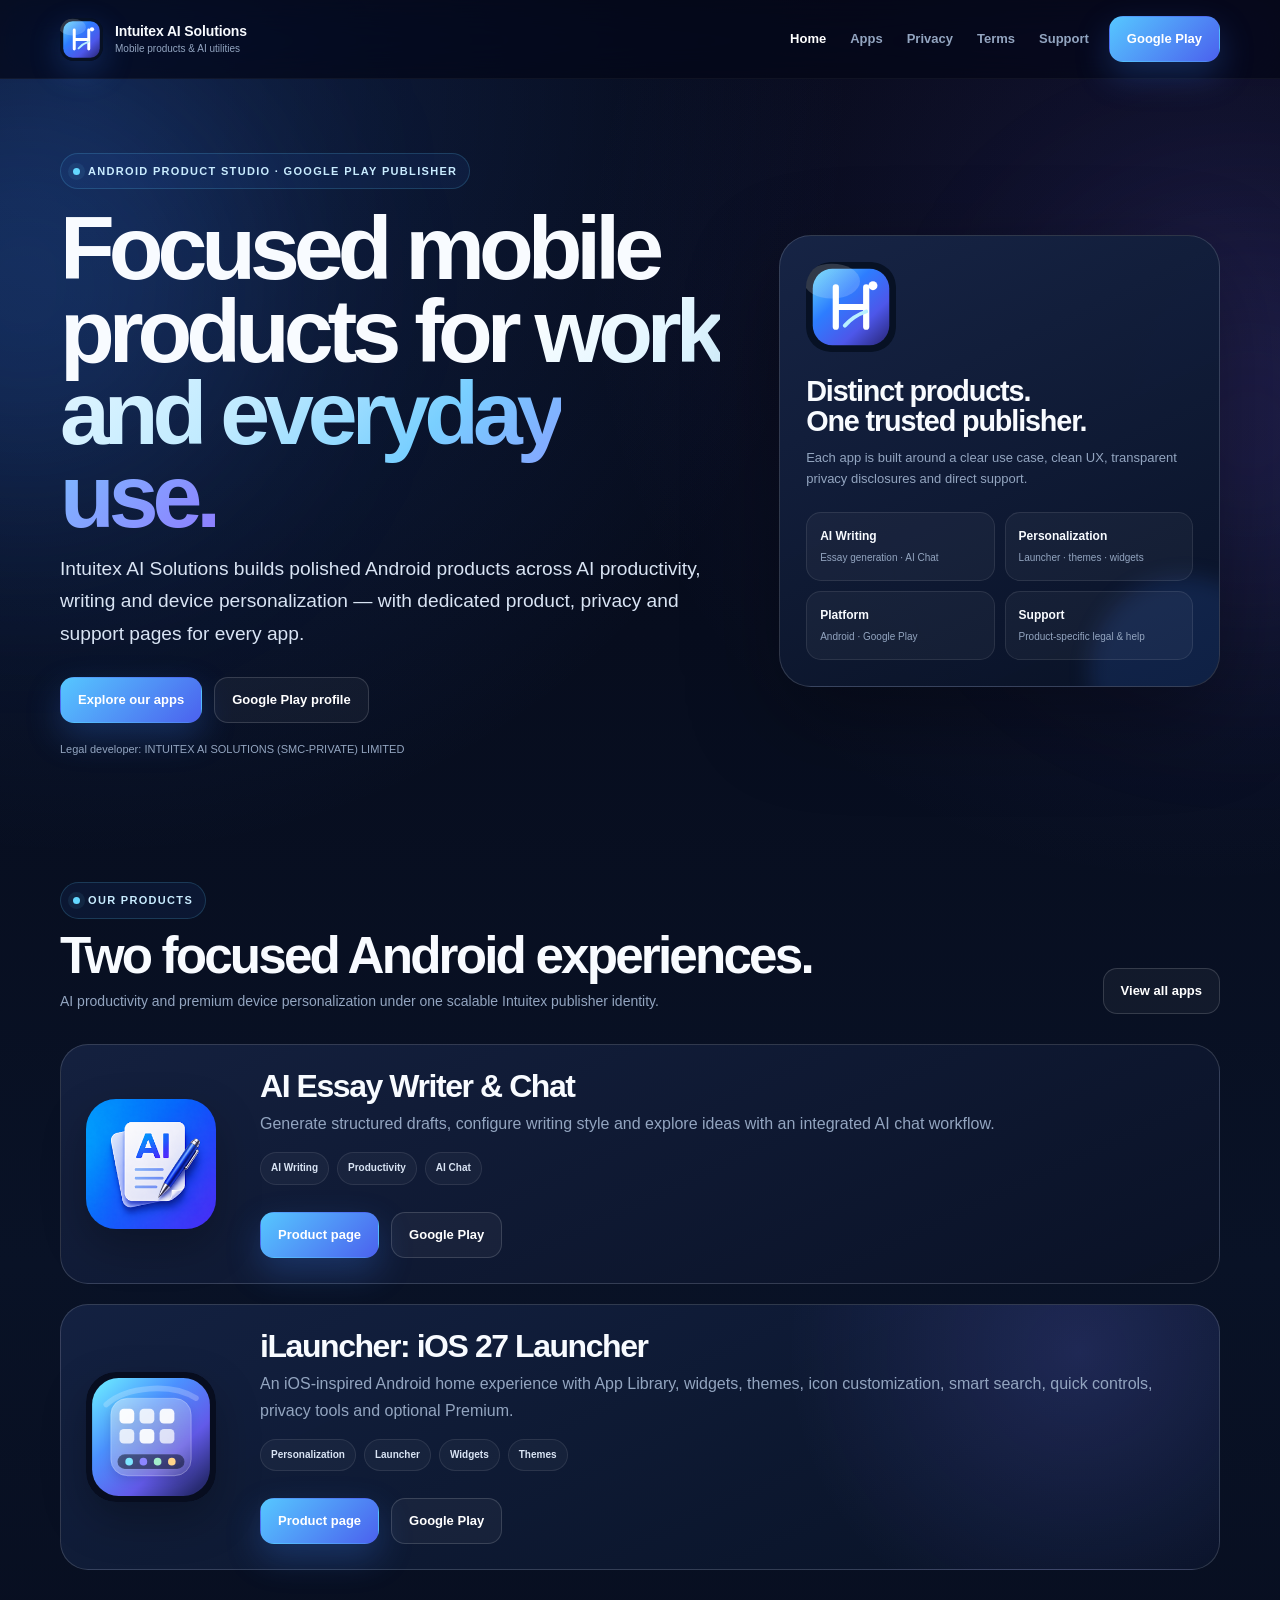
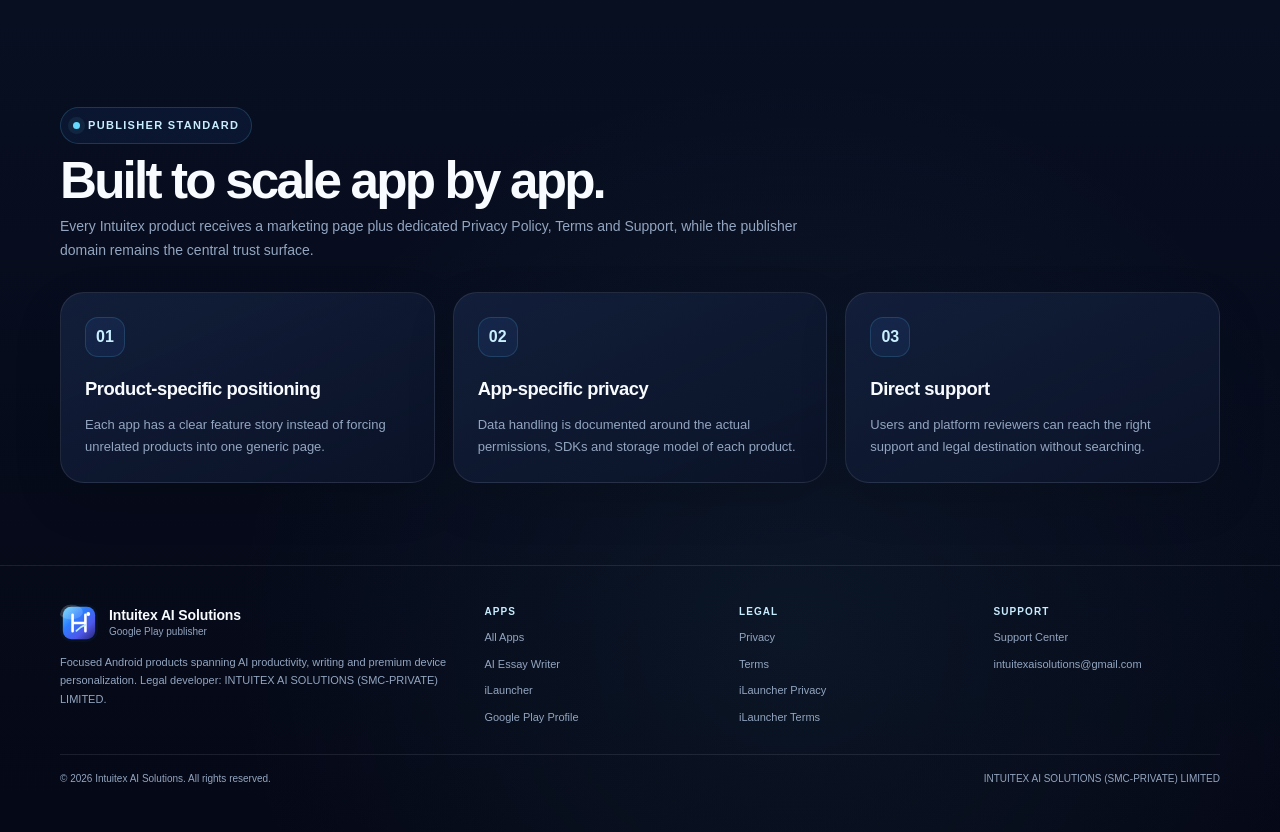
<file: index.html>
<!doctype html><html lang="en"><head>
<meta charset="utf-8">
<meta name="viewport" content="width=device-width,initial-scale=1">
<title>Intuitex AI Solutions — Mobile Products &amp; AI Utilities</title>
<meta name="description" content="Intuitex AI Solutions builds focused Android products including AI writing tools and premium launcher personalization.">
<meta name="author" content="Intuitex AI Solutions">
<meta name="robots" content="index,follow,max-image-preview:large">
<meta name="theme-color" content="#050816">
<link rel="canonical" href="https://intuitexaisolutions.github.io/">
<link rel="icon" href="assets/images/intuitex-mark.svg" type="image/svg+xml">
<link rel="stylesheet" href="assets/css/site.css?v=2.0.0">
<script defer src="assets/js/site.js?v=2.0.0"></script>
<meta property="og:type" content="website">
<meta property="og:title" content="Intuitex AI Solutions — Mobile Products &amp; AI Utilities">
<meta property="og:description" content="Intuitex AI Solutions builds focused Android products including AI writing tools and premium launcher personalization.">
<meta property="og:url" content="https://intuitexaisolutions.github.io/">
<meta property="og:image" content="https://intuitexaisolutions.github.io/assets/images/intuitex-mark.svg">
<meta name="twitter:card" content="summary_large_image">
<script type="application/ld+json">{"@context": "https://schema.org", "@type": "Organization", "name": "Intuitex AI Solutions", "legalName": "INTUITEX AI SOLUTIONS (SMC-PRIVATE) LIMITED", "url": "https://intuitexaisolutions.github.io/", "email": "intuitexaisolutions@gmail.com", "sameAs": ["https://play.google.com/store/apps/developer?id=Intuitex+AI+Soultions"]}</script>
</head><body>
<div class="ambient a" aria-hidden="true"></div><div class="ambient b" aria-hidden="true"></div>
<a class="skip-link" href="#main">Skip to content</a><header class="site-header">
  <div class="container nav">
    <a class="brand" href="">
      <img src="assets/images/intuitex-mark.svg" alt="Intuitex AI Solutions mark">
      <span class="brand-copy"><strong>Intuitex AI Solutions</strong><small>Mobile products & AI utilities</small></span>
    </a>
    <nav class="desktop-nav" aria-label="Primary"><a href="" aria-current="page">Home</a><a href="apps/" >Apps</a><a href="privacy/" >Privacy</a><a href="terms/" >Terms</a><a href="support/" >Support</a></nav>
    <div class="nav-actions">
      <a class="button button-primary" href="https://play.google.com/store/apps/developer?id=Intuitex+AI+Soultions" target="_blank" rel="noreferrer">Google Play</a>
      <button class="menu-button" data-menu-button type="button" aria-label="Open menu" aria-expanded="false">☰</button>
    </div>
  </div>
  <div class="container mobile-menu" data-mobile-menu><nav><a href="">Home</a><a href="apps/">Apps</a><a href="privacy/">Privacy</a><a href="terms/">Terms</a><a href="support/">Support</a></nav></div>
</header>
<main id="main">
<section class="hero"><div class="container hero-grid">
  <div class="reveal">
    <span class="kicker">Android product studio · Google Play publisher</span>
    <h1>Focused mobile products for <span>work and everyday use.</span></h1>
    <p class="hero-lead">Intuitex AI Solutions builds polished Android products across AI productivity, writing and device personalization — with dedicated product, privacy and support pages for every app.</p>
    <div class="hero-actions"><a class="button button-primary" href="./apps/">Explore our apps</a><a class="button button-secondary" href="https://play.google.com/store/apps/developer?id=Intuitex+AI+Soultions" target="_blank" rel="noreferrer">Google Play profile</a></div>
    <p class="micro">Legal developer: INTUITEX AI SOLUTIONS (SMC-PRIVATE) LIMITED</p>
  </div>
  <aside class="hero-card reveal">
    <img class="mark" src="./assets/images/intuitex-mark.svg" alt="Intuitex AI Solutions">
    <h2>Distinct products.<br>One trusted publisher.</h2>
    <p>Each app is built around a clear use case, clean UX, transparent privacy disclosures and direct support.</p>
    <div class="stat-grid">
      <div class="stat"><strong>AI Writing</strong><span>Essay generation · AI Chat</span></div>
      <div class="stat"><strong>Personalization</strong><span>Launcher · themes · widgets</span></div>
      <div class="stat"><strong>Platform</strong><span>Android · Google Play</span></div>
      <div class="stat"><strong>Support</strong><span>Product-specific legal & help</span></div>
    </div>
  </aside>
</div></section>

<section class="section-tight"><div class="container">
  <div class="section-head reveal"><div class="copy"><span class="eyebrow">Our products</span><h2>Two focused Android experiences.</h2><p>AI productivity and premium device personalization under one scalable Intuitex publisher identity.</p></div><a class="button button-secondary" href="./apps/">View all apps</a></div>
  <div class="products-stack">
    <div class="app-feature reveal">
      <img class="app-icon" src="./assets/images/ai-essay-writer-icon.png" alt="AI Essay Writer & Chat app icon">
      <div><h3>AI Essay Writer & Chat</h3><p>Generate structured drafts, configure writing style and explore ideas with an integrated AI chat workflow.</p><div class="app-meta"><span class="pill">AI Writing</span><span class="pill">Productivity</span><span class="pill">AI Chat</span></div><div class="hero-actions"><a class="button button-primary" href="./apps/ai-essay-writer/">Product page</a><a class="button button-secondary" data-play-link href="https://play.google.com/store/apps/details?id=com.intuitex.ai.writer" target="_blank" rel="noreferrer">Google Play</a></div></div>
    </div>
    <div class="app-feature app-feature-launcher reveal">
      <img class="app-icon" src="./assets/images/ilauncher-mark.svg" alt="iLauncher product mark">
      <div><h3>iLauncher: iOS 27 Launcher</h3><p>An iOS-inspired Android home experience with App Library, widgets, themes, icon customization, smart search, quick controls, privacy tools and optional Premium.</p><div class="app-meta"><span class="pill">Personalization</span><span class="pill">Launcher</span><span class="pill">Widgets</span><span class="pill">Themes</span></div><div class="hero-actions"><a class="button button-primary" href="./apps/ilauncher/">Product page</a><a class="button button-secondary" data-play-link data-app="ilauncher" data-package="com.iai.ilauncher.ios.launcher" href="https://play.google.com/store/apps/details?id=com.iai.ilauncher.ios.launcher" target="_blank" rel="noreferrer">Google Play</a></div></div>
    </div>
  </div>
</div></section>

<section class="section"><div class="container">
  <div class="section-head reveal"><div class="copy"><span class="eyebrow">Publisher standard</span><h2>Built to scale app by app.</h2><p>Every Intuitex product receives a marketing page plus dedicated Privacy Policy, Terms and Support, while the publisher domain remains the central trust surface.</p></div></div>
  <div class="grid-3">
    <article class="card reveal"><div class="icon">01</div><h3>Product-specific positioning</h3><p>Each app has a clear feature story instead of forcing unrelated products into one generic page.</p></article>
    <article class="card reveal"><div class="icon">02</div><h3>App-specific privacy</h3><p>Data handling is documented around the actual permissions, SDKs and storage model of each product.</p></article>
    <article class="card reveal"><div class="icon">03</div><h3>Direct support</h3><p>Users and platform reviewers can reach the right support and legal destination without searching.</p></article>
  </div>
</div></section>
</main><footer class="footer">
  <div class="container footer-grid">
    <div>
      <div class="footer-brand"><img src="assets/images/intuitex-mark.svg" alt=""><div class="brand-copy"><strong>Intuitex AI Solutions</strong><small>Google Play publisher</small></div></div>
      <p>Focused Android products spanning AI productivity, writing and premium device personalization. Legal developer: INTUITEX AI SOLUTIONS (SMC-PRIVATE) LIMITED.</p>
    </div>
    <div class="footer-links"><strong>Apps</strong><a href="apps/">All Apps</a><a href="apps/ai-essay-writer/">AI Essay Writer</a><a href="apps/ilauncher/">iLauncher</a><a href="https://play.google.com/store/apps/developer?id=Intuitex+AI+Soultions" target="_blank" rel="noreferrer">Google Play Profile</a></div>
    <div class="footer-links"><strong>Legal</strong><a href="privacy/">Privacy</a><a href="terms/">Terms</a><a href="apps/ilauncher/privacy/">iLauncher Privacy</a><a href="apps/ilauncher/terms/">iLauncher Terms</a></div>
    <div class="footer-links"><strong>Support</strong><a href="support/">Support Center</a><a href="mailto:intuitexaisolutions@gmail.com">intuitexaisolutions@gmail.com</a></div>
  </div>
  <div class="container copyright"><span>© <span data-year></span> Intuitex AI Solutions. All rights reserved.</span><span>INTUITEX AI SOLUTIONS (SMC-PRIVATE) LIMITED</span></div>
</footer></body></html>
</file>
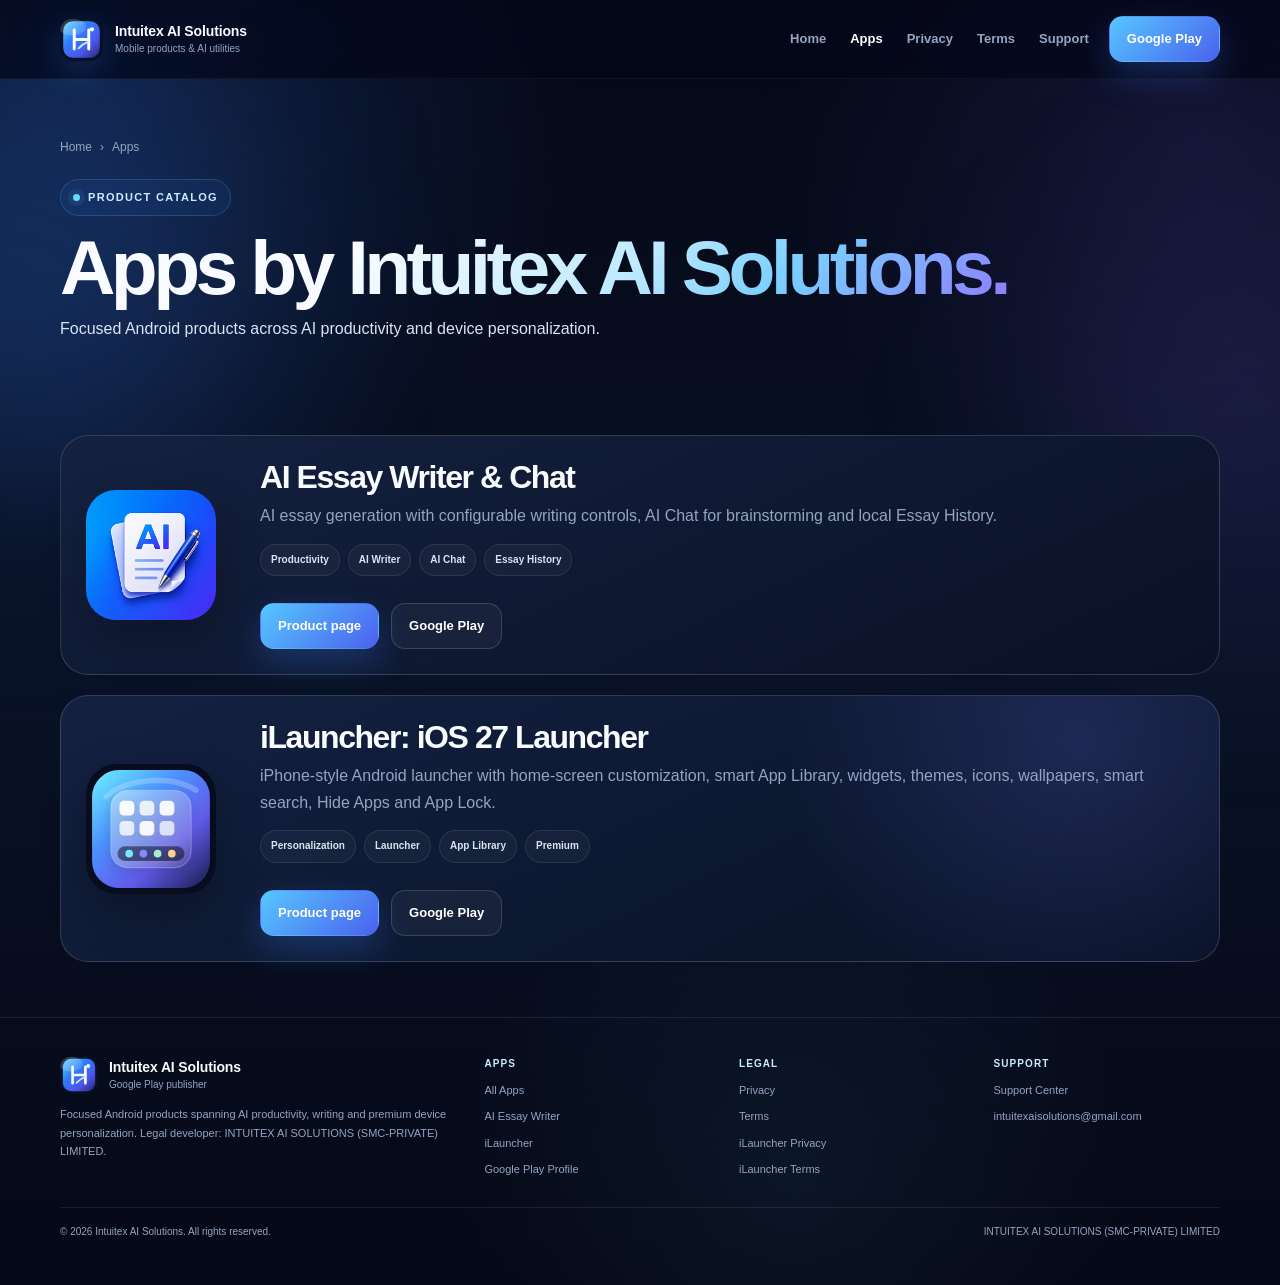
<file: apps/index.html>
<!doctype html><html lang="en"><head>
<meta charset="utf-8">
<meta name="viewport" content="width=device-width,initial-scale=1">
<title>Apps — Intuitex AI Solutions</title>
<meta name="description" content="Explore Android products published by Intuitex AI Solutions, including AI Essay Writer and iLauncher.">
<meta name="author" content="Intuitex AI Solutions">
<meta name="robots" content="index,follow,max-image-preview:large">
<meta name="theme-color" content="#050816">
<link rel="canonical" href="https://intuitexaisolutions.github.io/apps/">
<link rel="icon" href="../assets/images/intuitex-mark.svg" type="image/svg+xml">
<link rel="stylesheet" href="../assets/css/site.css?v=2.0.0">
<script defer src="../assets/js/site.js?v=2.0.0"></script>
<meta property="og:type" content="website">
<meta property="og:title" content="Apps — Intuitex AI Solutions">
<meta property="og:description" content="Explore Android products published by Intuitex AI Solutions, including AI Essay Writer and iLauncher.">
<meta property="og:url" content="https://intuitexaisolutions.github.io/apps/">
<meta property="og:image" content="https://intuitexaisolutions.github.io/assets/images/intuitex-mark.svg">
<meta name="twitter:card" content="summary_large_image">

</head><body>
<div class="ambient a"></div><div class="ambient b"></div><a class="skip-link" href="#main">Skip to content</a><header class="site-header">
  <div class="container nav">
    <a class="brand" href="../">
      <img src="../assets/images/intuitex-mark.svg" alt="Intuitex AI Solutions mark">
      <span class="brand-copy"><strong>Intuitex AI Solutions</strong><small>Mobile products & AI utilities</small></span>
    </a>
    <nav class="desktop-nav" aria-label="Primary"><a href="../" >Home</a><a href="../apps/" aria-current="page">Apps</a><a href="../privacy/" >Privacy</a><a href="../terms/" >Terms</a><a href="../support/" >Support</a></nav>
    <div class="nav-actions">
      <a class="button button-primary" href="https://play.google.com/store/apps/developer?id=Intuitex+AI+Soultions" target="_blank" rel="noreferrer">Google Play</a>
      <button class="menu-button" data-menu-button type="button" aria-label="Open menu" aria-expanded="false">☰</button>
    </div>
  </div>
  <div class="container mobile-menu" data-mobile-menu><nav><a href="../">Home</a><a href="../apps/">Apps</a><a href="../privacy/">Privacy</a><a href="../terms/">Terms</a><a href="../support/">Support</a></nav></div>
</header>
<main id="main">
<section class="legal-hero"><div class="container reveal"><div class="breadcrumbs"><a href="../">Home</a><span>›</span><span>Apps</span></div><span class="eyebrow">Product catalog</span><h1>Apps by <span class="gradient-text">Intuitex AI Solutions.</span></h1><p>Focused Android products across AI productivity and device personalization.</p></div></section>
<section class="section-tight"><div class="container products-stack">
  <div class="app-feature reveal"><img class="app-icon" src="../assets/images/ai-essay-writer-icon.png" alt="AI Essay Writer & Chat app icon"><div><h3>AI Essay Writer & Chat</h3><p>AI essay generation with configurable writing controls, AI Chat for brainstorming and local Essay History.</p><div class="app-meta"><span class="pill">Productivity</span><span class="pill">AI Writer</span><span class="pill">AI Chat</span><span class="pill">Essay History</span></div><div class="hero-actions"><a class="button button-primary" href="./ai-essay-writer/">Product page</a><a class="button button-secondary" data-play-link href="https://play.google.com/store/apps/details?id=com.intuitex.ai.writer" target="_blank" rel="noreferrer">Google Play</a></div></div></div>
  <div class="app-feature app-feature-launcher reveal"><img class="app-icon" src="../assets/images/ilauncher-mark.svg" alt="iLauncher product mark"><div><h3>iLauncher: iOS 27 Launcher</h3><p>iPhone-style Android launcher with home-screen customization, smart App Library, widgets, themes, icons, wallpapers, smart search, Hide Apps and App Lock.</p><div class="app-meta"><span class="pill">Personalization</span><span class="pill">Launcher</span><span class="pill">App Library</span><span class="pill">Premium</span></div><div class="hero-actions"><a class="button button-primary" href="./ilauncher/">Product page</a><a class="button button-secondary" data-play-link data-app="ilauncher" data-package="com.iai.ilauncher.ios.launcher" href="https://play.google.com/store/apps/details?id=com.iai.ilauncher.ios.launcher" target="_blank" rel="noreferrer">Google Play</a></div></div></div>
</div></section>
</main><footer class="footer">
  <div class="container footer-grid">
    <div>
      <div class="footer-brand"><img src="../assets/images/intuitex-mark.svg" alt=""><div class="brand-copy"><strong>Intuitex AI Solutions</strong><small>Google Play publisher</small></div></div>
      <p>Focused Android products spanning AI productivity, writing and premium device personalization. Legal developer: INTUITEX AI SOLUTIONS (SMC-PRIVATE) LIMITED.</p>
    </div>
    <div class="footer-links"><strong>Apps</strong><a href="../apps/">All Apps</a><a href="../apps/ai-essay-writer/">AI Essay Writer</a><a href="../apps/ilauncher/">iLauncher</a><a href="https://play.google.com/store/apps/developer?id=Intuitex+AI+Soultions" target="_blank" rel="noreferrer">Google Play Profile</a></div>
    <div class="footer-links"><strong>Legal</strong><a href="../privacy/">Privacy</a><a href="../terms/">Terms</a><a href="../apps/ilauncher/privacy/">iLauncher Privacy</a><a href="../apps/ilauncher/terms/">iLauncher Terms</a></div>
    <div class="footer-links"><strong>Support</strong><a href="../support/">Support Center</a><a href="mailto:intuitexaisolutions@gmail.com">intuitexaisolutions@gmail.com</a></div>
  </div>
  <div class="container copyright"><span>© <span data-year></span> Intuitex AI Solutions. All rights reserved.</span><span>INTUITEX AI SOLUTIONS (SMC-PRIVATE) LIMITED</span></div>
</footer></body></html>
</file>
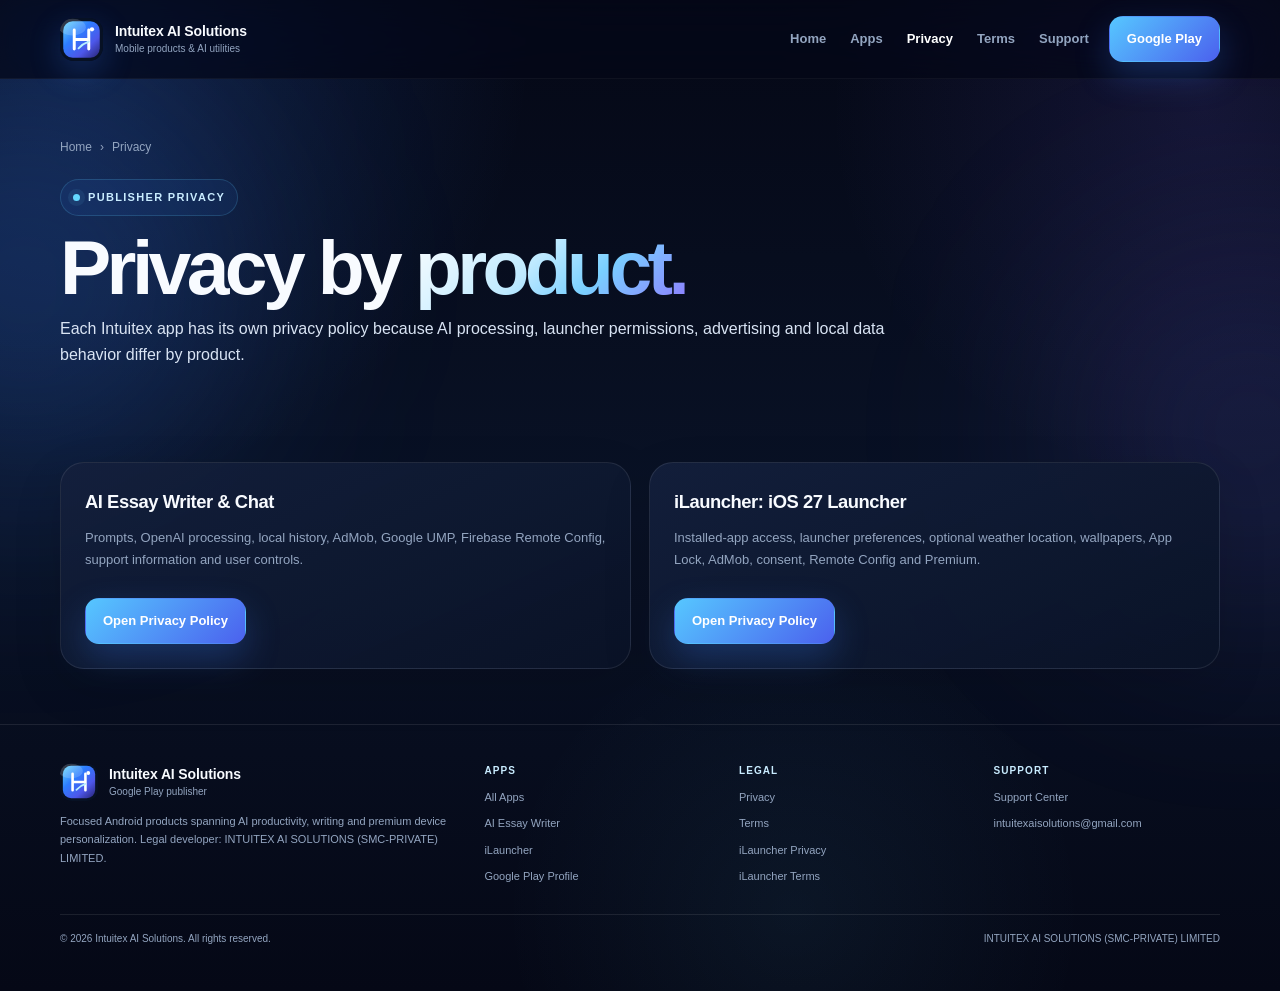
<file: privacy/index.html>
<!doctype html><html lang="en"><head>
<meta charset="utf-8">
<meta name="viewport" content="width=device-width,initial-scale=1">
<title>Privacy — Intuitex AI Solutions</title>
<meta name="description" content="Publisher privacy hub for Intuitex AI Solutions apps, including AI Essay Writer and iLauncher.">
<meta name="author" content="Intuitex AI Solutions">
<meta name="robots" content="index,follow,max-image-preview:large">
<meta name="theme-color" content="#050816">
<link rel="canonical" href="https://intuitexaisolutions.github.io/privacy/">
<link rel="icon" href="../assets/images/intuitex-mark.svg" type="image/svg+xml">
<link rel="stylesheet" href="../assets/css/site.css?v=2.0.0">
<script defer src="../assets/js/site.js?v=2.0.0"></script>
<meta property="og:type" content="website">
<meta property="og:title" content="Privacy — Intuitex AI Solutions">
<meta property="og:description" content="Publisher privacy hub for Intuitex AI Solutions apps, including AI Essay Writer and iLauncher.">
<meta property="og:url" content="https://intuitexaisolutions.github.io/privacy/">
<meta property="og:image" content="https://intuitexaisolutions.github.io/assets/images/intuitex-mark.svg">
<meta name="twitter:card" content="summary_large_image">

</head><body><div class="ambient a"></div><div class="ambient b"></div><a class="skip-link" href="#main">Skip to content</a><header class="site-header">
  <div class="container nav">
    <a class="brand" href="../">
      <img src="../assets/images/intuitex-mark.svg" alt="Intuitex AI Solutions mark">
      <span class="brand-copy"><strong>Intuitex AI Solutions</strong><small>Mobile products & AI utilities</small></span>
    </a>
    <nav class="desktop-nav" aria-label="Primary"><a href="../" >Home</a><a href="../apps/" >Apps</a><a href="../privacy/" aria-current="page">Privacy</a><a href="../terms/" >Terms</a><a href="../support/" >Support</a></nav>
    <div class="nav-actions">
      <a class="button button-primary" href="https://play.google.com/store/apps/developer?id=Intuitex+AI+Soultions" target="_blank" rel="noreferrer">Google Play</a>
      <button class="menu-button" data-menu-button type="button" aria-label="Open menu" aria-expanded="false">☰</button>
    </div>
  </div>
  <div class="container mobile-menu" data-mobile-menu><nav><a href="../">Home</a><a href="../apps/">Apps</a><a href="../privacy/">Privacy</a><a href="../terms/">Terms</a><a href="../support/">Support</a></nav></div>
</header>
<main id="main"><section class="legal-hero"><div class="container reveal"><div class="breadcrumbs"><a href="../">Home</a><span>›</span><span>Privacy</span></div><span class="eyebrow">Publisher privacy</span><h1>Privacy by <span class="gradient-text">product.</span></h1><p>Each Intuitex app has its own privacy policy because AI processing, launcher permissions, advertising and local data behavior differ by product.</p></div></section>
<section class="section-tight"><div class="container grid-2">
  <article class="card reveal"><h3>AI Essay Writer & Chat</h3><p>Prompts, OpenAI processing, local history, AdMob, Google UMP, Firebase Remote Config, support information and user controls.</p><div class="hero-actions"><a class="button button-primary" href="../apps/ai-essay-writer/privacy/">Open Privacy Policy</a></div></article>
  <article class="card reveal"><h3>iLauncher: iOS 27 Launcher</h3><p>Installed-app access, launcher preferences, optional weather location, wallpapers, App Lock, AdMob, consent, Remote Config and Premium.</p><div class="hero-actions"><a class="button button-primary" href="../apps/ilauncher/privacy/">Open Privacy Policy</a></div></article>
</div></section></main><footer class="footer">
  <div class="container footer-grid">
    <div>
      <div class="footer-brand"><img src="../assets/images/intuitex-mark.svg" alt=""><div class="brand-copy"><strong>Intuitex AI Solutions</strong><small>Google Play publisher</small></div></div>
      <p>Focused Android products spanning AI productivity, writing and premium device personalization. Legal developer: INTUITEX AI SOLUTIONS (SMC-PRIVATE) LIMITED.</p>
    </div>
    <div class="footer-links"><strong>Apps</strong><a href="../apps/">All Apps</a><a href="../apps/ai-essay-writer/">AI Essay Writer</a><a href="../apps/ilauncher/">iLauncher</a><a href="https://play.google.com/store/apps/developer?id=Intuitex+AI+Soultions" target="_blank" rel="noreferrer">Google Play Profile</a></div>
    <div class="footer-links"><strong>Legal</strong><a href="../privacy/">Privacy</a><a href="../terms/">Terms</a><a href="../apps/ilauncher/privacy/">iLauncher Privacy</a><a href="../apps/ilauncher/terms/">iLauncher Terms</a></div>
    <div class="footer-links"><strong>Support</strong><a href="../support/">Support Center</a><a href="mailto:intuitexaisolutions@gmail.com">intuitexaisolutions@gmail.com</a></div>
  </div>
  <div class="container copyright"><span>© <span data-year></span> Intuitex AI Solutions. All rights reserved.</span><span>INTUITEX AI SOLUTIONS (SMC-PRIVATE) LIMITED</span></div>
</footer></body></html>
</file>
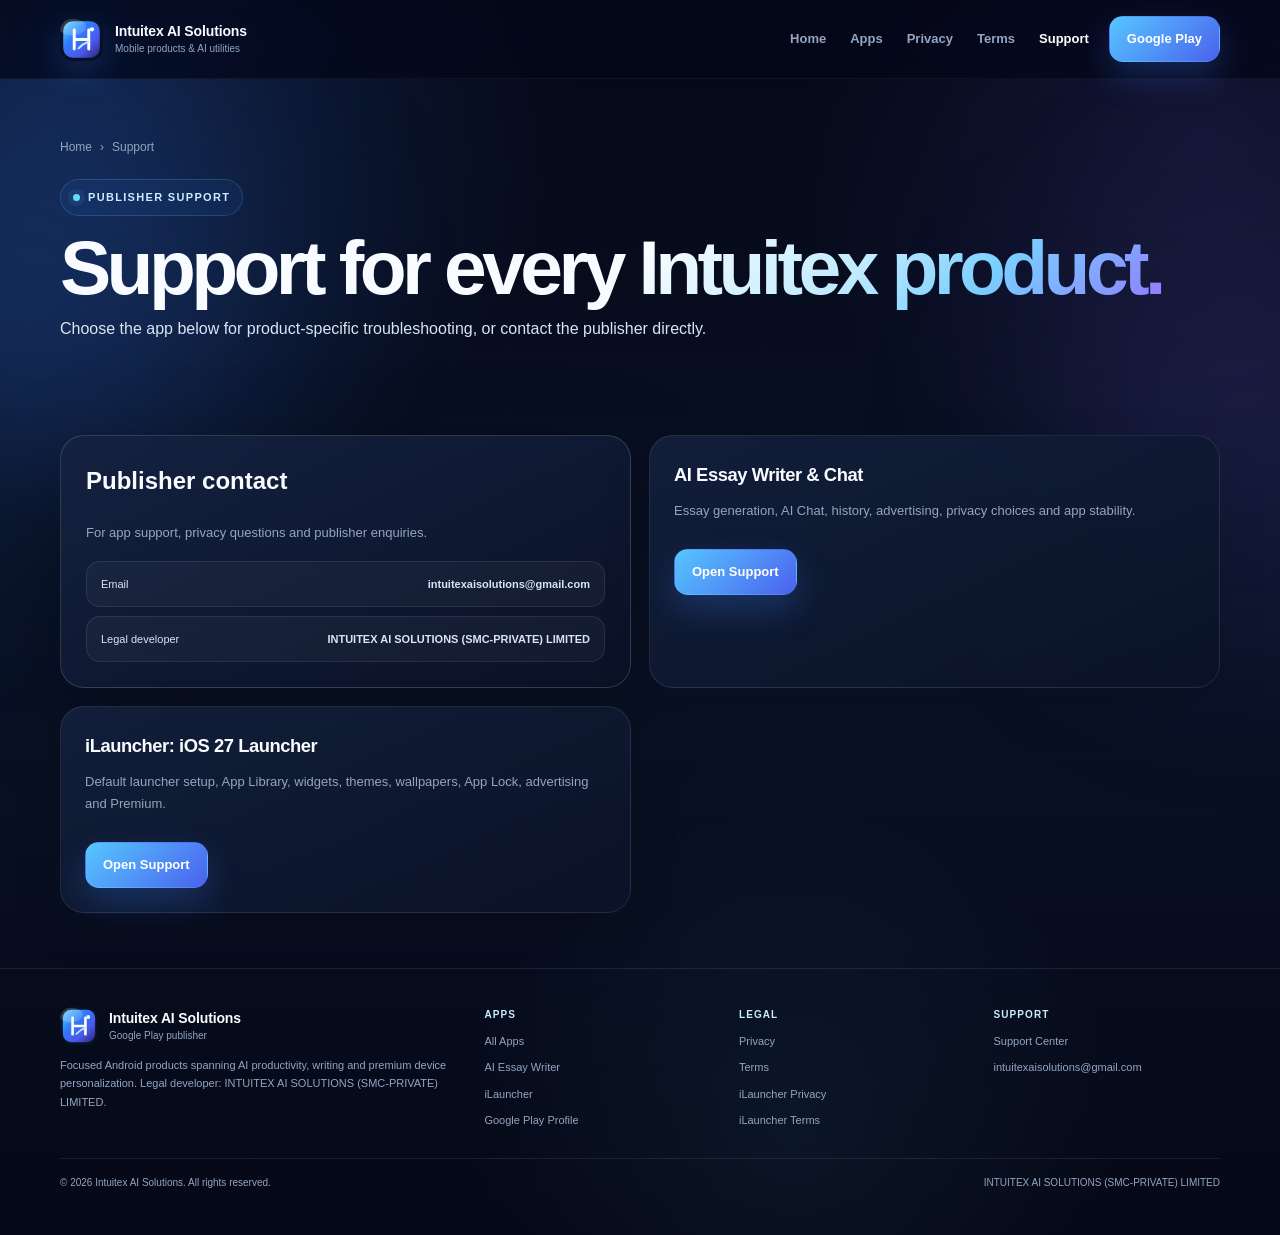
<file: support/index.html>
<!doctype html><html lang="en"><head>
<meta charset="utf-8">
<meta name="viewport" content="width=device-width,initial-scale=1">
<title>Support — Intuitex AI Solutions</title>
<meta name="description" content="Official support hub for Intuitex AI Solutions apps.">
<meta name="author" content="Intuitex AI Solutions">
<meta name="robots" content="index,follow,max-image-preview:large">
<meta name="theme-color" content="#050816">
<link rel="canonical" href="https://intuitexaisolutions.github.io/support/">
<link rel="icon" href="../assets/images/intuitex-mark.svg" type="image/svg+xml">
<link rel="stylesheet" href="../assets/css/site.css?v=2.0.0">
<script defer src="../assets/js/site.js?v=2.0.0"></script>
<meta property="og:type" content="website">
<meta property="og:title" content="Support — Intuitex AI Solutions">
<meta property="og:description" content="Official support hub for Intuitex AI Solutions apps.">
<meta property="og:url" content="https://intuitexaisolutions.github.io/support/">
<meta property="og:image" content="https://intuitexaisolutions.github.io/assets/images/intuitex-mark.svg">
<meta name="twitter:card" content="summary_large_image">

</head><body><div class="ambient a"></div><div class="ambient b"></div><a class="skip-link" href="#main">Skip to content</a><header class="site-header">
  <div class="container nav">
    <a class="brand" href="../">
      <img src="../assets/images/intuitex-mark.svg" alt="Intuitex AI Solutions mark">
      <span class="brand-copy"><strong>Intuitex AI Solutions</strong><small>Mobile products & AI utilities</small></span>
    </a>
    <nav class="desktop-nav" aria-label="Primary"><a href="../" >Home</a><a href="../apps/" >Apps</a><a href="../privacy/" >Privacy</a><a href="../terms/" >Terms</a><a href="../support/" aria-current="page">Support</a></nav>
    <div class="nav-actions">
      <a class="button button-primary" href="https://play.google.com/store/apps/developer?id=Intuitex+AI+Soultions" target="_blank" rel="noreferrer">Google Play</a>
      <button class="menu-button" data-menu-button type="button" aria-label="Open menu" aria-expanded="false">☰</button>
    </div>
  </div>
  <div class="container mobile-menu" data-mobile-menu><nav><a href="../">Home</a><a href="../apps/">Apps</a><a href="../privacy/">Privacy</a><a href="../terms/">Terms</a><a href="../support/">Support</a></nav></div>
</header>
<main id="main"><section class="legal-hero"><div class="container reveal"><div class="breadcrumbs"><a href="../">Home</a><span>›</span><span>Support</span></div><span class="eyebrow">Publisher support</span><h1>Support for every <span class="gradient-text">Intuitex product.</span></h1><p>Choose the app below for product-specific troubleshooting, or contact the publisher directly.</p></div></section>
<section class="section-tight"><div class="container grid-2">
  <article class="contact-card reveal"><h2>Publisher contact</h2><p style="color:var(--muted);font-size:13px">For app support, privacy questions and publisher enquiries.</p><div class="contact-list"><a href="mailto:intuitexaisolutions@gmail.com"><span>Email</span><strong>intuitexaisolutions@gmail.com</strong></a><div class="contact-line"><span>Legal developer</span><strong>INTUITEX AI SOLUTIONS (SMC-PRIVATE) LIMITED</strong></div></div></article>
  <article class="card reveal"><h3>AI Essay Writer & Chat</h3><p>Essay generation, AI Chat, history, advertising, privacy choices and app stability.</p><div class="hero-actions"><a class="button button-primary" href="../apps/ai-essay-writer/support/">Open Support</a></div></article>
  <article class="card reveal"><h3>iLauncher: iOS 27 Launcher</h3><p>Default launcher setup, App Library, widgets, themes, wallpapers, App Lock, advertising and Premium.</p><div class="hero-actions"><a class="button button-primary" href="../apps/ilauncher/support/">Open Support</a></div></article>
</div></section></main><footer class="footer">
  <div class="container footer-grid">
    <div>
      <div class="footer-brand"><img src="../assets/images/intuitex-mark.svg" alt=""><div class="brand-copy"><strong>Intuitex AI Solutions</strong><small>Google Play publisher</small></div></div>
      <p>Focused Android products spanning AI productivity, writing and premium device personalization. Legal developer: INTUITEX AI SOLUTIONS (SMC-PRIVATE) LIMITED.</p>
    </div>
    <div class="footer-links"><strong>Apps</strong><a href="../apps/">All Apps</a><a href="../apps/ai-essay-writer/">AI Essay Writer</a><a href="../apps/ilauncher/">iLauncher</a><a href="https://play.google.com/store/apps/developer?id=Intuitex+AI+Soultions" target="_blank" rel="noreferrer">Google Play Profile</a></div>
    <div class="footer-links"><strong>Legal</strong><a href="../privacy/">Privacy</a><a href="../terms/">Terms</a><a href="../apps/ilauncher/privacy/">iLauncher Privacy</a><a href="../apps/ilauncher/terms/">iLauncher Terms</a></div>
    <div class="footer-links"><strong>Support</strong><a href="../support/">Support Center</a><a href="mailto:intuitexaisolutions@gmail.com">intuitexaisolutions@gmail.com</a></div>
  </div>
  <div class="container copyright"><span>© <span data-year></span> Intuitex AI Solutions. All rights reserved.</span><span>INTUITEX AI SOLUTIONS (SMC-PRIVATE) LIMITED</span></div>
</footer></body></html>
</file>
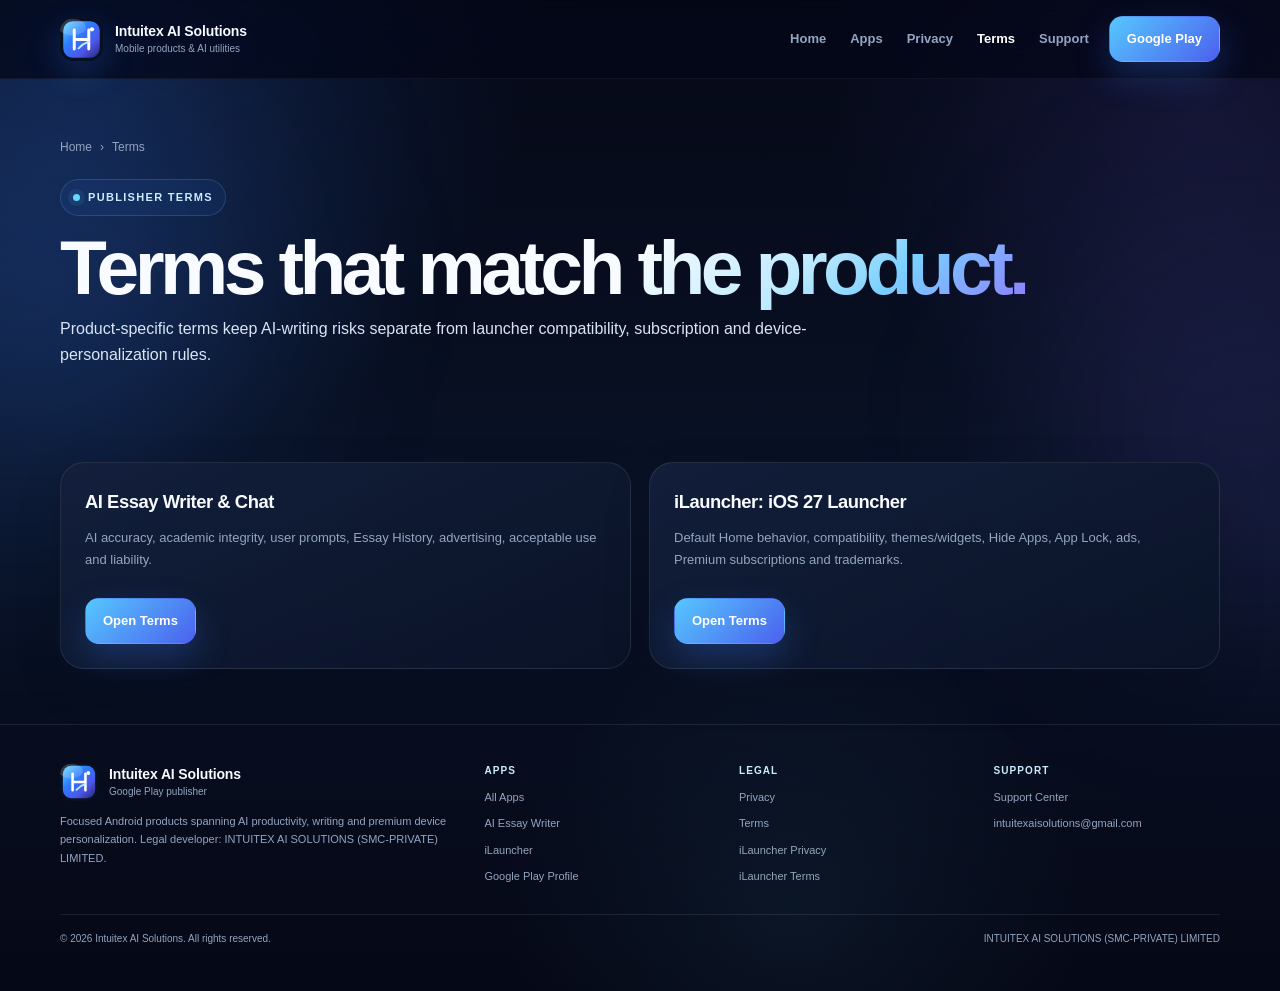
<file: terms/index.html>
<!doctype html><html lang="en"><head>
<meta charset="utf-8">
<meta name="viewport" content="width=device-width,initial-scale=1">
<title>Terms — Intuitex AI Solutions</title>
<meta name="description" content="Publisher terms hub for Intuitex AI Solutions apps, including AI Essay Writer and iLauncher.">
<meta name="author" content="Intuitex AI Solutions">
<meta name="robots" content="index,follow,max-image-preview:large">
<meta name="theme-color" content="#050816">
<link rel="canonical" href="https://intuitexaisolutions.github.io/terms/">
<link rel="icon" href="../assets/images/intuitex-mark.svg" type="image/svg+xml">
<link rel="stylesheet" href="../assets/css/site.css?v=2.0.0">
<script defer src="../assets/js/site.js?v=2.0.0"></script>
<meta property="og:type" content="website">
<meta property="og:title" content="Terms — Intuitex AI Solutions">
<meta property="og:description" content="Publisher terms hub for Intuitex AI Solutions apps, including AI Essay Writer and iLauncher.">
<meta property="og:url" content="https://intuitexaisolutions.github.io/terms/">
<meta property="og:image" content="https://intuitexaisolutions.github.io/assets/images/intuitex-mark.svg">
<meta name="twitter:card" content="summary_large_image">

</head><body><div class="ambient a"></div><div class="ambient b"></div><a class="skip-link" href="#main">Skip to content</a><header class="site-header">
  <div class="container nav">
    <a class="brand" href="../">
      <img src="../assets/images/intuitex-mark.svg" alt="Intuitex AI Solutions mark">
      <span class="brand-copy"><strong>Intuitex AI Solutions</strong><small>Mobile products & AI utilities</small></span>
    </a>
    <nav class="desktop-nav" aria-label="Primary"><a href="../" >Home</a><a href="../apps/" >Apps</a><a href="../privacy/" >Privacy</a><a href="../terms/" aria-current="page">Terms</a><a href="../support/" >Support</a></nav>
    <div class="nav-actions">
      <a class="button button-primary" href="https://play.google.com/store/apps/developer?id=Intuitex+AI+Soultions" target="_blank" rel="noreferrer">Google Play</a>
      <button class="menu-button" data-menu-button type="button" aria-label="Open menu" aria-expanded="false">☰</button>
    </div>
  </div>
  <div class="container mobile-menu" data-mobile-menu><nav><a href="../">Home</a><a href="../apps/">Apps</a><a href="../privacy/">Privacy</a><a href="../terms/">Terms</a><a href="../support/">Support</a></nav></div>
</header>
<main id="main"><section class="legal-hero"><div class="container reveal"><div class="breadcrumbs"><a href="../">Home</a><span>›</span><span>Terms</span></div><span class="eyebrow">Publisher terms</span><h1>Terms that match <span class="gradient-text">the product.</span></h1><p>Product-specific terms keep AI-writing risks separate from launcher compatibility, subscription and device-personalization rules.</p></div></section>
<section class="section-tight"><div class="container grid-2">
  <article class="card reveal"><h3>AI Essay Writer & Chat</h3><p>AI accuracy, academic integrity, user prompts, Essay History, advertising, acceptable use and liability.</p><div class="hero-actions"><a class="button button-primary" href="../apps/ai-essay-writer/terms/">Open Terms</a></div></article>
  <article class="card reveal"><h3>iLauncher: iOS 27 Launcher</h3><p>Default Home behavior, compatibility, themes/widgets, Hide Apps, App Lock, ads, Premium subscriptions and trademarks.</p><div class="hero-actions"><a class="button button-primary" href="../apps/ilauncher/terms/">Open Terms</a></div></article>
</div></section></main><footer class="footer">
  <div class="container footer-grid">
    <div>
      <div class="footer-brand"><img src="../assets/images/intuitex-mark.svg" alt=""><div class="brand-copy"><strong>Intuitex AI Solutions</strong><small>Google Play publisher</small></div></div>
      <p>Focused Android products spanning AI productivity, writing and premium device personalization. Legal developer: INTUITEX AI SOLUTIONS (SMC-PRIVATE) LIMITED.</p>
    </div>
    <div class="footer-links"><strong>Apps</strong><a href="../apps/">All Apps</a><a href="../apps/ai-essay-writer/">AI Essay Writer</a><a href="../apps/ilauncher/">iLauncher</a><a href="https://play.google.com/store/apps/developer?id=Intuitex+AI+Soultions" target="_blank" rel="noreferrer">Google Play Profile</a></div>
    <div class="footer-links"><strong>Legal</strong><a href="../privacy/">Privacy</a><a href="../terms/">Terms</a><a href="../apps/ilauncher/privacy/">iLauncher Privacy</a><a href="../apps/ilauncher/terms/">iLauncher Terms</a></div>
    <div class="footer-links"><strong>Support</strong><a href="../support/">Support Center</a><a href="mailto:intuitexaisolutions@gmail.com">intuitexaisolutions@gmail.com</a></div>
  </div>
  <div class="container copyright"><span>© <span data-year></span> Intuitex AI Solutions. All rights reserved.</span><span>INTUITEX AI SOLUTIONS (SMC-PRIVATE) LIMITED</span></div>
</footer></body></html>
</file>
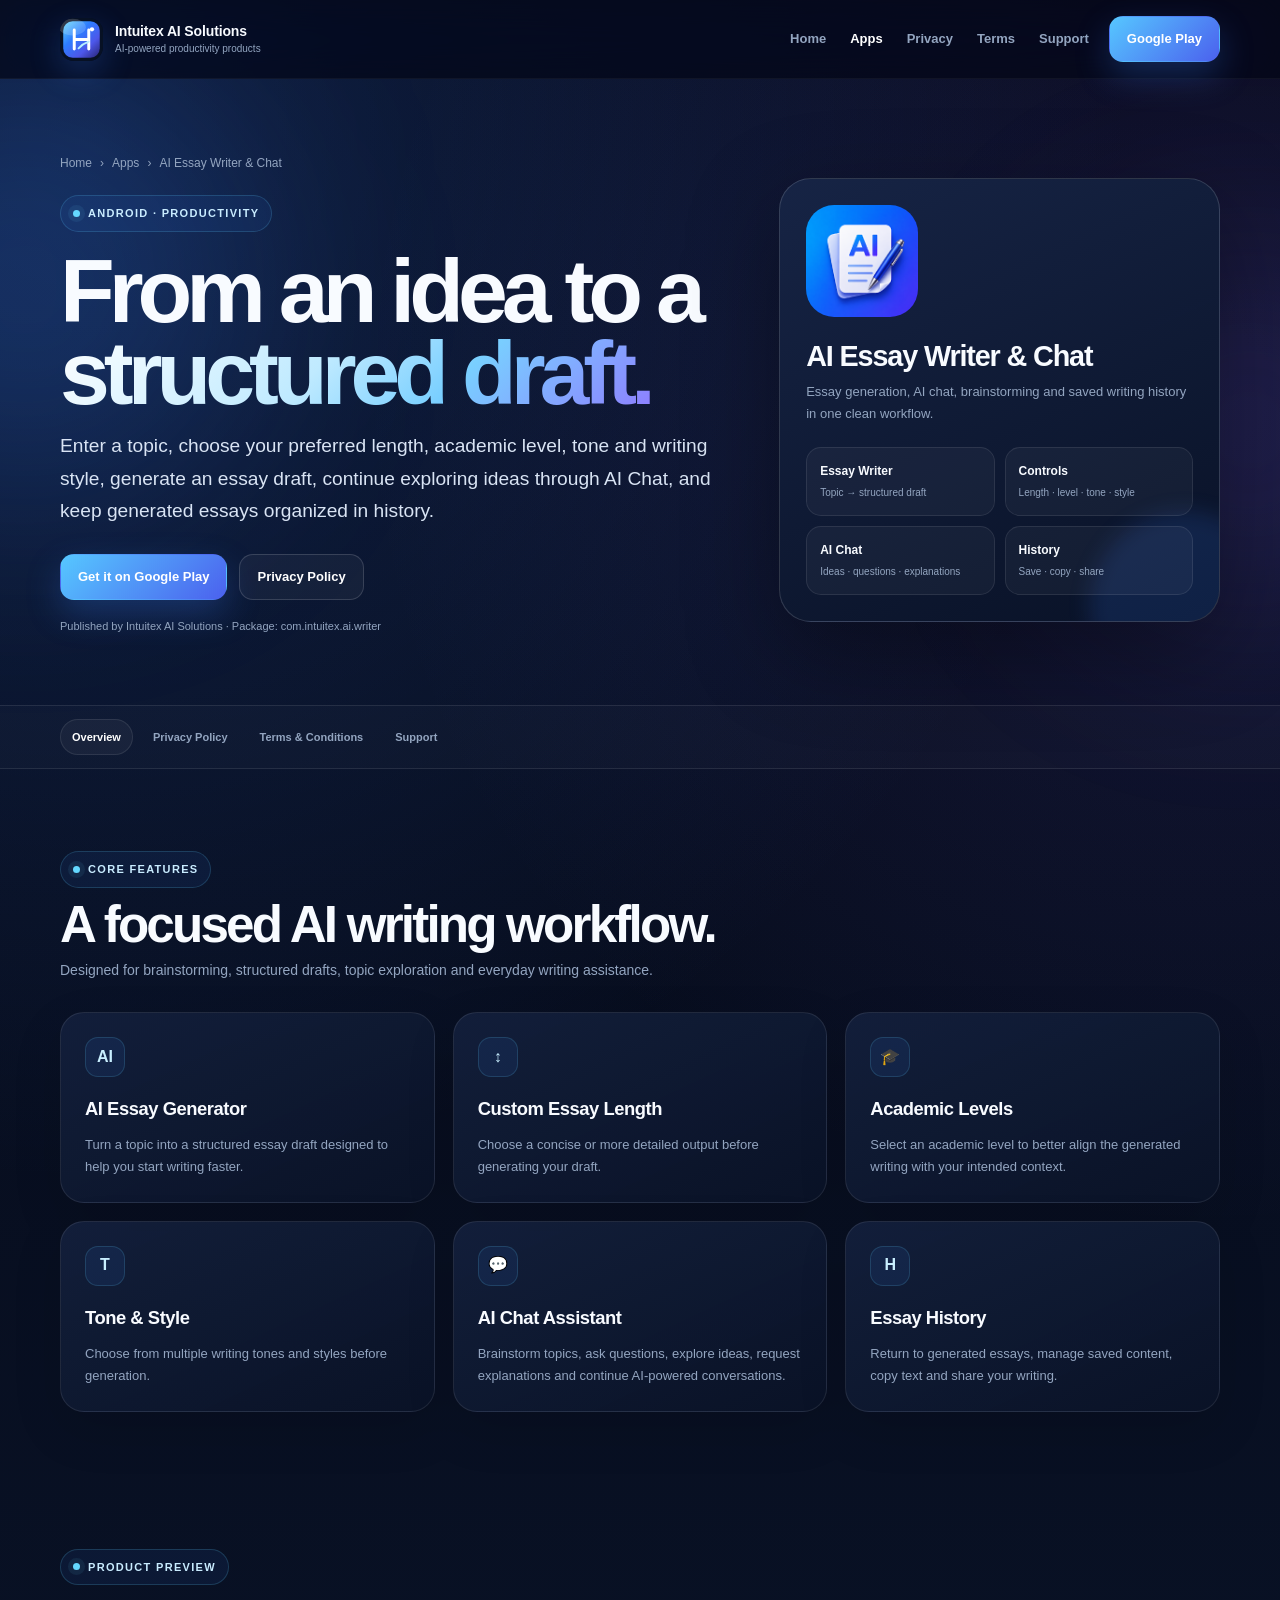
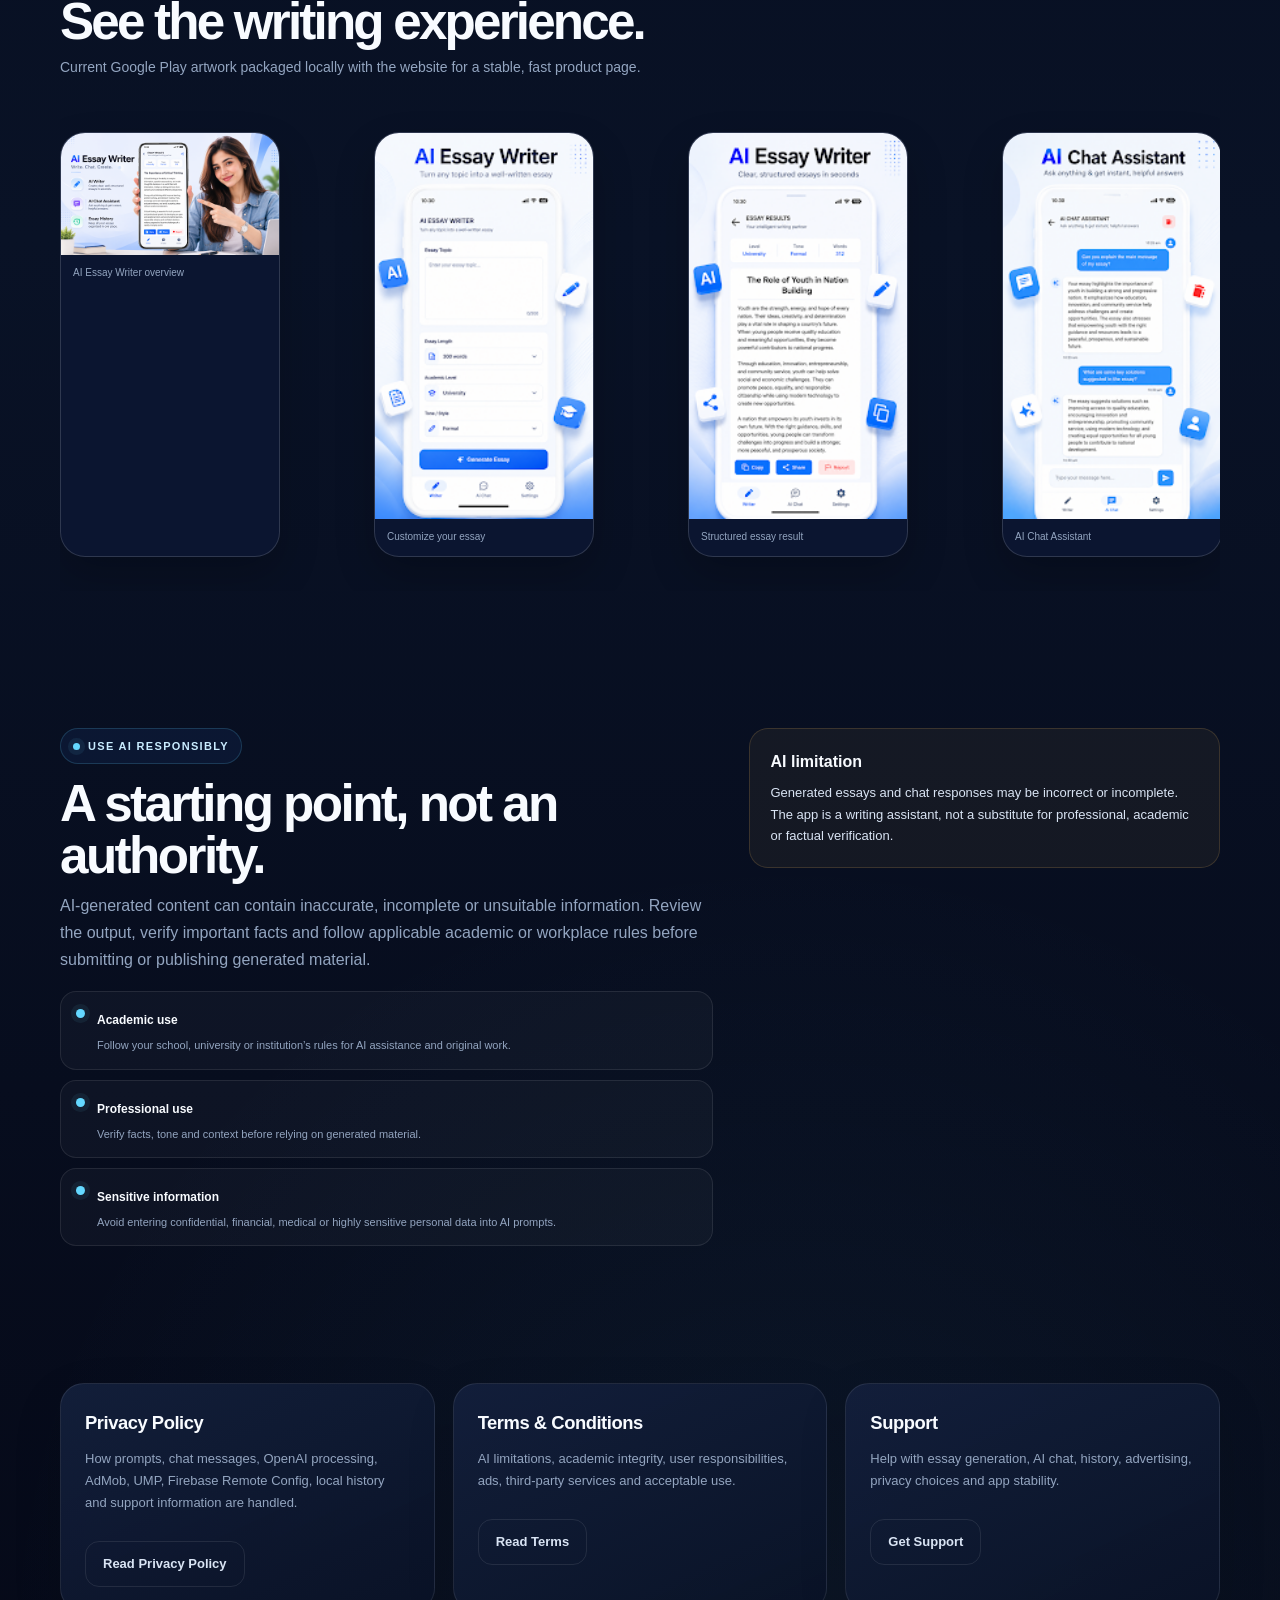
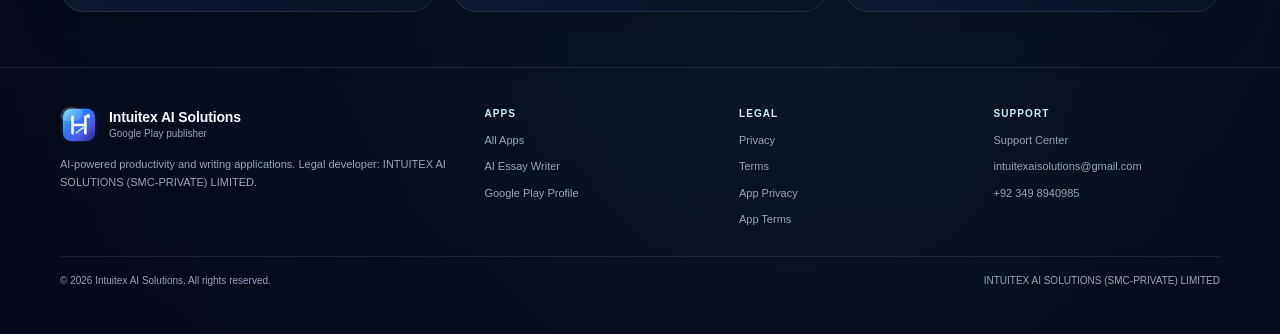
<file: apps/ai-essay-writer/index.html>
<!doctype html>
<html lang="en">
<head>

<meta charset="utf-8">
<meta name="viewport" content="width=device-width,initial-scale=1">
<title>AI Essay Writer &amp; Chat — Intuitex AI Solutions</title>
<meta name="description" content="AI essay generator and writing assistant with customizable essay length, academic level, tone and style, plus AI chat and essay history.">
<meta name="author" content="Intuitex AI Solutions">
<meta name="robots" content="index,follow,max-image-preview:large">
<meta name="theme-color" content="#050816">
<link rel="canonical" href="https://intuitexaisolutions.github.io/apps/ai-essay-writer/">
<link rel="icon" href="../../assets/images/intuitex-mark.svg" type="image/svg+xml">
<link rel="stylesheet" href="../../assets/css/site.css?v=1.0.0">
<script defer src="../../assets/js/site.js?v=1.0.0"></script>
<meta property="og:type" content="website">
<meta property="og:title" content="AI Essay Writer &amp; Chat — Intuitex AI Solutions">
<meta property="og:description" content="AI essay generator and writing assistant with customizable essay length, academic level, tone and style, plus AI chat and essay history.">
<meta property="og:url" content="https://intuitexaisolutions.github.io/apps/ai-essay-writer/">
<meta property="og:image" content="https://intuitexaisolutions.github.io/assets/images/ai-essay-writer-icon.png">
<meta name="twitter:card" content="summary_large_image">
<script type="application/ld+json">{"@context": "https://schema.org", "@type": "SoftwareApplication", "name": "AI Essay Writer & Chat", "applicationCategory": "ProductivityApplication", "operatingSystem": "Android", "url": "https://intuitexaisolutions.github.io/apps/ai-essay-writer/", "downloadUrl": "https://play.google.com/store/apps/details?id=com.intuitex.ai.writer", "publisher": {"@type": "Organization", "name": "Intuitex AI Solutions"}}</script>

</head>
<body>
<div class="ambient a"></div><div class="ambient b"></div>
<a class="skip-link" href="#main">Skip to content</a>

<header class="site-header">
  <div class="container nav">
    <a class="brand" href="../../">
      <img src="../../assets/images/intuitex-mark.svg" alt="Intuitex AI Solutions mark">
      <span class="brand-copy"><strong>Intuitex AI Solutions</strong><small>AI-powered productivity products</small></span>
    </a>
    <nav class="desktop-nav" aria-label="Primary"><a href="../../" >Home</a><a href="../../apps/" aria-current="page">Apps</a><a href="../../privacy/" >Privacy</a><a href="../../terms/" >Terms</a><a href="../../support/" >Support</a></nav>
    <div class="nav-actions">
      <a class="button button-primary" href="https://play.google.com/store/apps/developer?id=Intuitex+AI+Soultions" target="_blank" rel="noreferrer">Google Play</a>
      <button class="menu-button" data-menu-button type="button" aria-label="Open menu" aria-expanded="false">☰</button>
    </div>
  </div>
  <div class="container mobile-menu" data-mobile-menu><nav><a href="../../">Home</a><a href="../../apps/">Apps</a><a href="../../privacy/">Privacy</a><a href="../../terms/">Terms</a><a href="../../support/">Support</a></nav></div>
</header>

<main id="main">
<section class="hero"><div class="container hero-grid">
  <div class="reveal">
    <div class="breadcrumbs"><a href="../../">Home</a><span>›</span><a href="../">Apps</a><span>›</span><span>AI Essay Writer & Chat</span></div>
    <span class="kicker">Android · Productivity</span>
    <h1>From an idea to a <span>structured draft.</span></h1>
    <p class="hero-lead">Enter a topic, choose your preferred length, academic level, tone and writing style, generate an essay draft, continue exploring ideas through AI Chat, and keep generated essays organized in history.</p>
    <div class="hero-actions">
      <a class="button button-primary" data-play-link href="https://play.google.com/store/apps/details?id=com.intuitex.ai.writer" target="_blank" rel="noreferrer">Get it on Google Play</a>
      <a class="button button-secondary" href="./privacy/">Privacy Policy</a>
    </div>
    <p class="micro">Published by Intuitex AI Solutions · Package: com.intuitex.ai.writer</p>
  </div>
  <aside class="hero-card reveal">
    <img class="mark" style="width:112px;height:112px;border-radius:28px" src="../../assets/images/ai-essay-writer-icon.png" alt="AI Essay Writer & Chat icon">
    <h2>AI Essay Writer & Chat</h2>
    <p>Essay generation, AI chat, brainstorming and saved writing history in one clean workflow.</p>
    <div class="stat-grid">
      <div class="stat"><strong>Essay Writer</strong><span>Topic → structured draft</span></div>
      <div class="stat"><strong>Controls</strong><span>Length · level · tone · style</span></div>
      <div class="stat"><strong>AI Chat</strong><span>Ideas · questions · explanations</span></div>
      <div class="stat"><strong>History</strong><span>Save · copy · share</span></div>
    </div>
  </aside>
</div></section>

<div class="tabs"><div class="container"><a class="active" href="../../apps/ai-essay-writer/">Overview</a><a class="" href="../../apps/ai-essay-writer/privacy/">Privacy Policy</a><a class="" href="../../apps/ai-essay-writer/terms/">Terms & Conditions</a><a class="" href="../../apps/ai-essay-writer/support/">Support</a></div></div>

<section class="section"><div class="container">
  <div class="section-head reveal"><div class="copy"><span class="eyebrow">Core features</span><h2>A focused AI writing workflow.</h2><p>Designed for brainstorming, structured drafts, topic exploration and everyday writing assistance.</p></div></div>
  <div class="grid-3">
    <article class="card reveal"><div class="icon">AI</div><h3>AI Essay Generator</h3><p>Turn a topic into a structured essay draft designed to help you start writing faster.</p></article>
    <article class="card reveal"><div class="icon">↕</div><h3>Custom Essay Length</h3><p>Choose a concise or more detailed output before generating your draft.</p></article>
    <article class="card reveal"><div class="icon">🎓</div><h3>Academic Levels</h3><p>Select an academic level to better align the generated writing with your intended context.</p></article>
    <article class="card reveal"><div class="icon">T</div><h3>Tone & Style</h3><p>Choose from multiple writing tones and styles before generation.</p></article>
    <article class="card reveal"><div class="icon">💬</div><h3>AI Chat Assistant</h3><p>Brainstorm topics, ask questions, explore ideas, request explanations and continue AI-powered conversations.</p></article>
    <article class="card reveal"><div class="icon">H</div><h3>Essay History</h3><p>Return to generated essays, manage saved content, copy text and share your writing.</p></article>
  </div>
</div></section>

<section class="section-tight"><div class="container">
  <div class="section-head reveal"><div class="copy"><span class="eyebrow">Product preview</span><h2>See the writing experience.</h2><p>Current Google Play artwork packaged locally with the website for a stable, fast product page.</p></div></div>
  <div class="screens"><figure class="screen reveal"><img loading="lazy" src="../../assets/images/screen-01.png" alt="AI Essay Writer overview"><small>AI Essay Writer overview</small></figure><figure class="screen reveal"><img loading="lazy" src="../../assets/images/screen-02.png" alt="Customize your essay"><small>Customize your essay</small></figure><figure class="screen reveal"><img loading="lazy" src="../../assets/images/screen-03.png" alt="Structured essay result"><small>Structured essay result</small></figure><figure class="screen reveal"><img loading="lazy" src="../../assets/images/screen-04.png" alt="AI Chat Assistant"><small>AI Chat Assistant</small></figure><figure class="screen reveal"><img loading="lazy" src="../../assets/images/screen-05.png" alt="Essay generation workflow"><small>Essay generation workflow</small></figure><figure class="screen reveal"><img loading="lazy" src="../../assets/images/screen-06.png" alt="Essay History"><small>Essay History</small></figure></div>
</div></section>

<section class="section"><div class="container split">
  <div class="reveal">
    <span class="eyebrow">Use AI responsibly</span>
    <h2 style="font-size:clamp(2rem,4vw,3.2rem);letter-spacing:-.05em;line-height:1;margin:14px 0 12px">A starting point, not an authority.</h2>
    <p style="color:var(--muted);margin:0">AI-generated content can contain inaccurate, incomplete or unsuitable information. Review the output, verify important facts and follow applicable academic or workplace rules before submitting or publishing generated material.</p>
    <div class="list">
      <div class="list-row"><span class="dot"></span><div><b>Academic use</b><span>Follow your school, university or institution’s rules for AI assistance and original work.</span></div></div>
      <div class="list-row"><span class="dot"></span><div><b>Professional use</b><span>Verify facts, tone and context before relying on generated material.</span></div></div>
      <div class="list-row"><span class="dot"></span><div><b>Sensitive information</b><span>Avoid entering confidential, financial, medical or highly sensitive personal data into AI prompts.</span></div></div>
    </div>
  </div>
  <aside class="callout warning reveal"><strong>AI limitation</strong><p>Generated essays and chat responses may be incorrect or incomplete. The app is a writing assistant, not a substitute for professional, academic or factual verification.</p></aside>
</div></section>

<section class="section-tight"><div class="container grid-3">
  <article class="card reveal"><h3>Privacy Policy</h3><p>How prompts, chat messages, OpenAI processing, AdMob, UMP, Firebase Remote Config, local history and support information are handled.</p><div class="hero-actions"><a class="button button-ghost" href="./privacy/">Read Privacy Policy</a></div></article>
  <article class="card reveal"><h3>Terms & Conditions</h3><p>AI limitations, academic integrity, user responsibilities, ads, third-party services and acceptable use.</p><div class="hero-actions"><a class="button button-ghost" href="./terms/">Read Terms</a></div></article>
  <article class="card reveal"><h3>Support</h3><p>Help with essay generation, AI chat, history, advertising, privacy choices and app stability.</p><div class="hero-actions"><a class="button button-ghost" href="./support/">Get Support</a></div></article>
</div></section>
</main>

<footer class="footer">
  <div class="container footer-grid">
    <div>
      <div class="footer-brand">
        <img src="../../assets/images/intuitex-mark.svg" alt="">
        <div class="brand-copy"><strong>Intuitex AI Solutions</strong><small>Google Play publisher</small></div>
      </div>
      <p>AI-powered productivity and writing applications. Legal developer: INTUITEX AI SOLUTIONS (SMC-PRIVATE) LIMITED.</p>
    </div>
    <div class="footer-links">
      <strong>Apps</strong>
      <a href="../../apps/">All Apps</a>
      <a href="../../apps/ai-essay-writer/">AI Essay Writer</a>
      <a href="https://play.google.com/store/apps/developer?id=Intuitex+AI+Soultions" target="_blank" rel="noreferrer">Google Play Profile</a>
    </div>
    <div class="footer-links">
      <strong>Legal</strong>
      <a href="../../privacy/">Privacy</a>
      <a href="../../terms/">Terms</a>
      <a href="../../apps/ai-essay-writer/privacy/">App Privacy</a>
      <a href="../../apps/ai-essay-writer/terms/">App Terms</a>
    </div>
    <div class="footer-links">
      <strong>Support</strong>
      <a href="../../support/">Support Center</a>
      <a href="mailto:intuitexaisolutions@gmail.com">intuitexaisolutions@gmail.com</a>
      <a href="tel:+923498940985">+92 349 8940985</a>
    </div>
  </div>
  <div class="container copyright">
    <span>© <span data-year></span> Intuitex AI Solutions. All rights reserved.</span>
    <span>INTUITEX AI SOLUTIONS (SMC-PRIVATE) LIMITED</span>
  </div>
</footer>

</body>
</html>
</file>
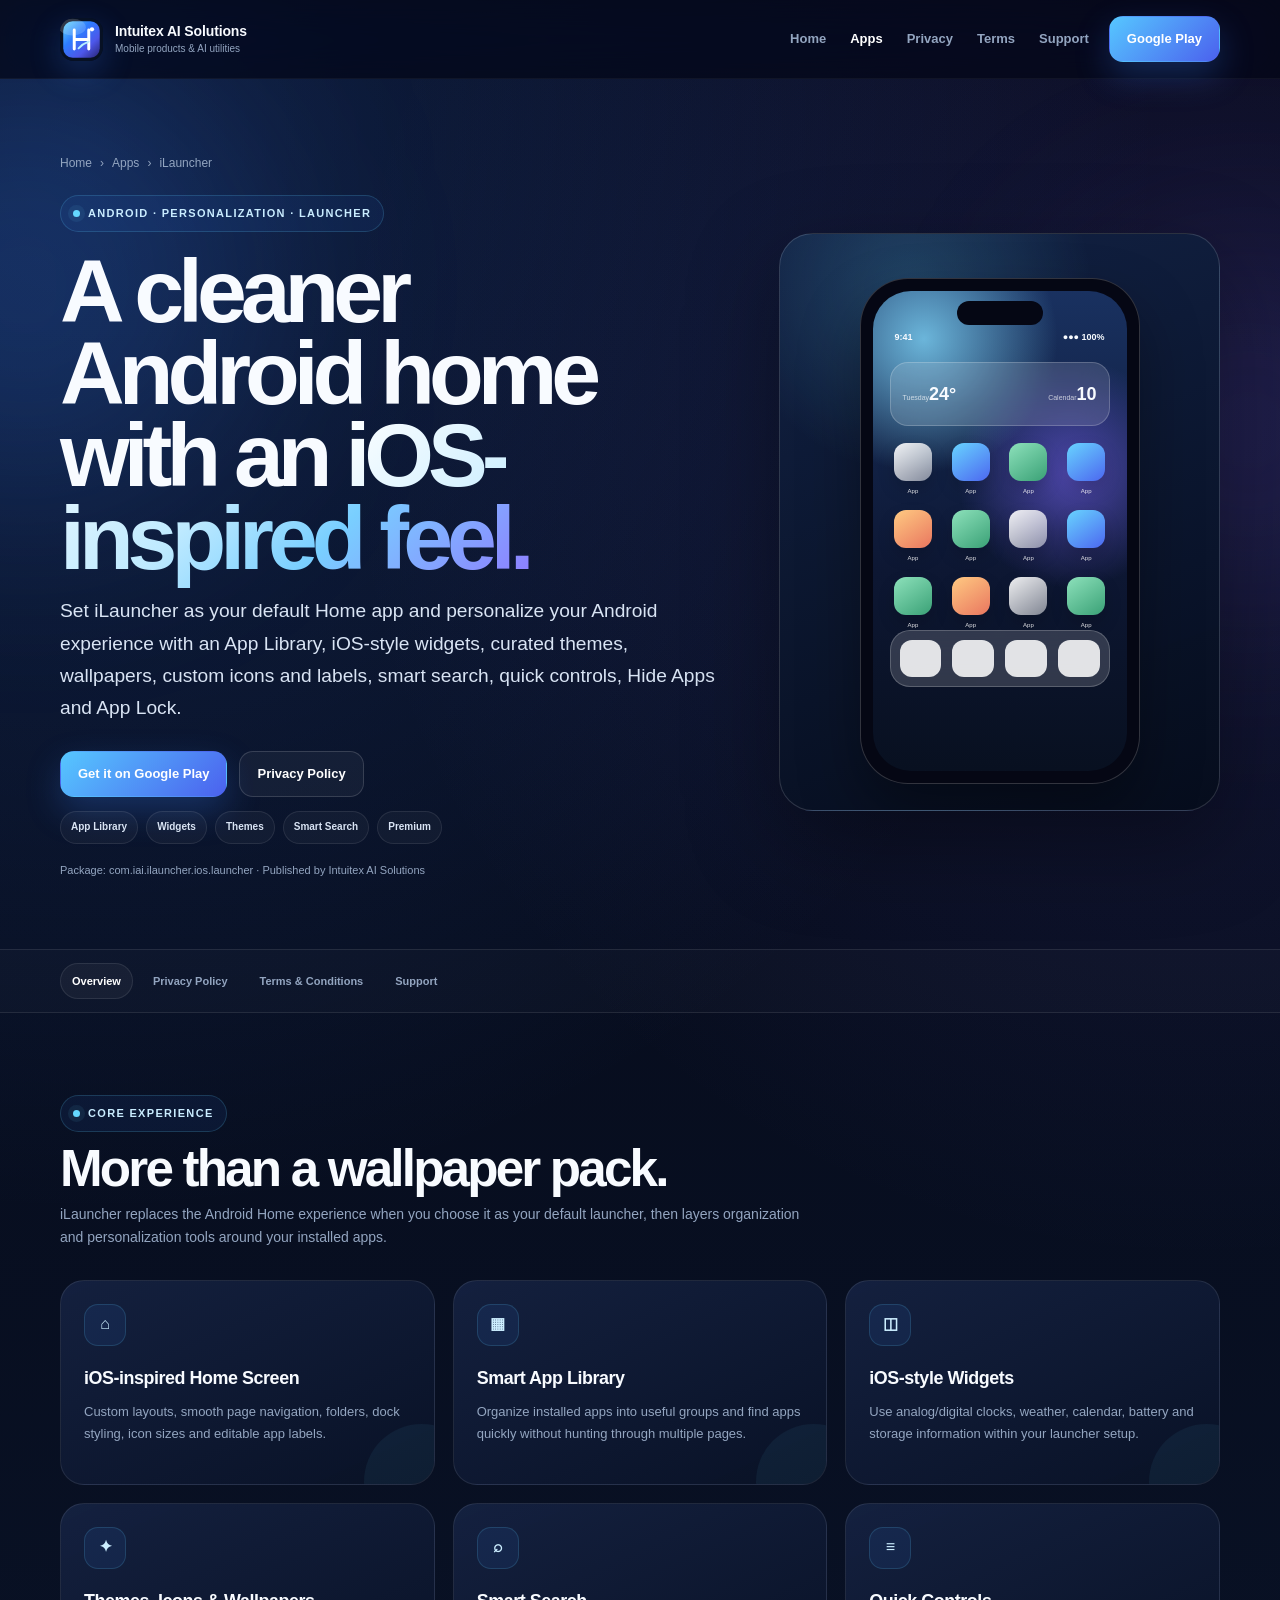
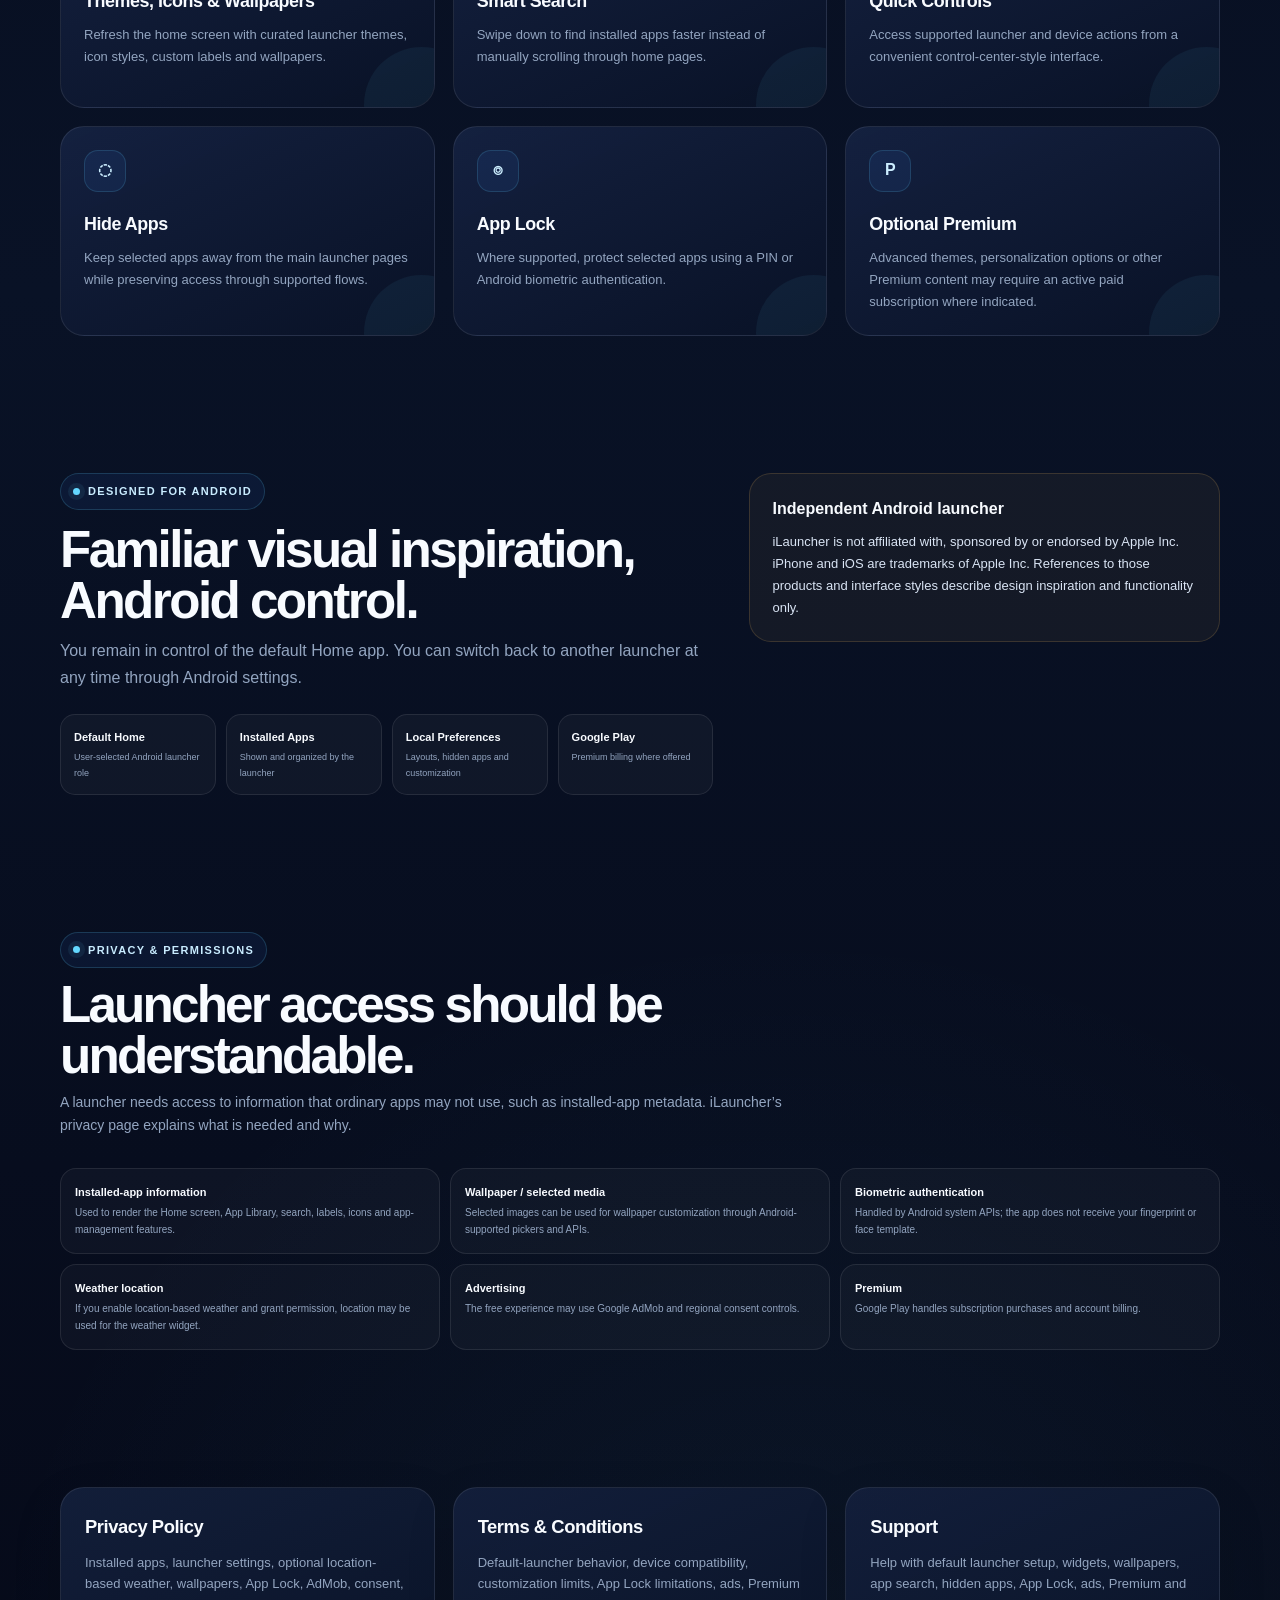
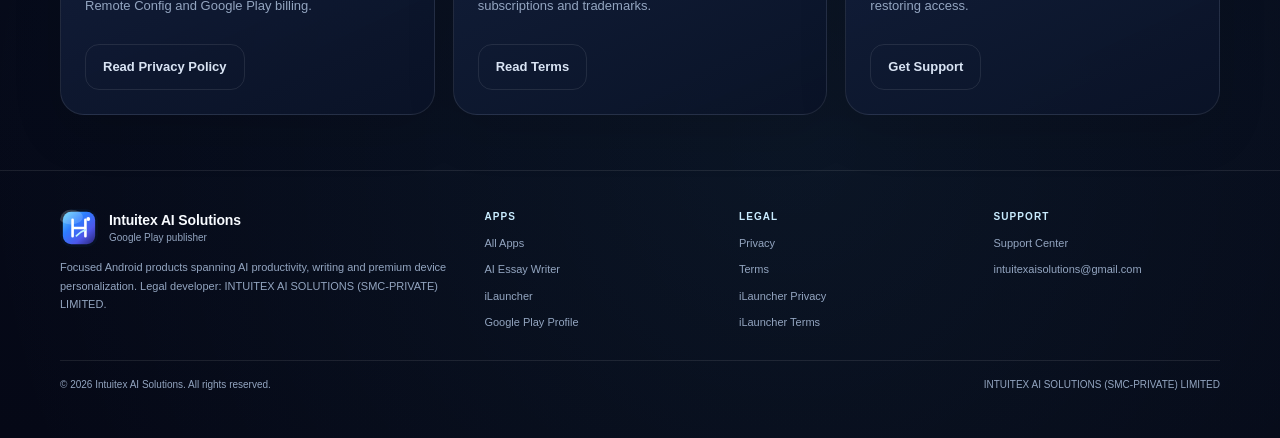
<file: apps/ilauncher/index.html>
<!doctype html><html lang="en"><head>
<meta charset="utf-8">
<meta name="viewport" content="width=device-width,initial-scale=1">
<title>iLauncher: iOS 27 Launcher — Intuitex AI Solutions</title>
<meta name="description" content="Official iLauncher website: an iOS-inspired Android launcher with App Library, widgets, themes, icon customization, smart search, Hide Apps, App Lock and optional Premium.">
<meta name="author" content="Intuitex AI Solutions">
<meta name="robots" content="index,follow,max-image-preview:large">
<meta name="theme-color" content="#050816">
<link rel="canonical" href="https://intuitexaisolutions.github.io/apps/ilauncher/">
<link rel="icon" href="../../assets/images/intuitex-mark.svg" type="image/svg+xml">
<link rel="stylesheet" href="../../assets/css/site.css?v=2.0.0">
<script defer src="../../assets/js/site.js?v=2.0.0"></script>
<meta property="og:type" content="website">
<meta property="og:title" content="iLauncher: iOS 27 Launcher — Intuitex AI Solutions">
<meta property="og:description" content="Official iLauncher website: an iOS-inspired Android launcher with App Library, widgets, themes, icon customization, smart search, Hide Apps, App Lock and optional Premium.">
<meta property="og:url" content="https://intuitexaisolutions.github.io/apps/ilauncher/">
<meta property="og:image" content="https://intuitexaisolutions.github.io/assets/images/ilauncher-mark.svg">
<meta name="twitter:card" content="summary_large_image">
<script type="application/ld+json">{"@context": "https://schema.org", "@type": "SoftwareApplication", "name": "iLauncher: iOS 27 Launcher", "applicationCategory": "PersonalizationApplication", "operatingSystem": "Android", "url": "https://intuitexaisolutions.github.io/apps/ilauncher/", "downloadUrl": "https://play.google.com/store/apps/details?id=com.iai.ilauncher.ios.launcher", "publisher": {"@type": "Organization", "name": "Intuitex AI Solutions"}}</script>
</head><body>
<div class="ambient a"></div><div class="ambient b"></div><a class="skip-link" href="#main">Skip to content</a><header class="site-header">
  <div class="container nav">
    <a class="brand" href="../../">
      <img src="../../assets/images/intuitex-mark.svg" alt="Intuitex AI Solutions mark">
      <span class="brand-copy"><strong>Intuitex AI Solutions</strong><small>Mobile products & AI utilities</small></span>
    </a>
    <nav class="desktop-nav" aria-label="Primary"><a href="../../" >Home</a><a href="../../apps/" aria-current="page">Apps</a><a href="../../privacy/" >Privacy</a><a href="../../terms/" >Terms</a><a href="../../support/" >Support</a></nav>
    <div class="nav-actions">
      <a class="button button-primary" href="https://play.google.com/store/apps/developer?id=Intuitex+AI+Soultions" target="_blank" rel="noreferrer">Google Play</a>
      <button class="menu-button" data-menu-button type="button" aria-label="Open menu" aria-expanded="false">☰</button>
    </div>
  </div>
  <div class="container mobile-menu" data-mobile-menu><nav><a href="../../">Home</a><a href="../../apps/">Apps</a><a href="../../privacy/">Privacy</a><a href="../../terms/">Terms</a><a href="../../support/">Support</a></nav></div>
</header>
<main id="main">
<section class="hero"><div class="container hero-grid">
  <div class="reveal">
    <div class="breadcrumbs"><a href="../../">Home</a><span>›</span><a href="../">Apps</a><span>›</span><span>iLauncher</span></div>
    <span class="kicker">Android · Personalization · Launcher</span>
    <h1>A cleaner Android home with an <span>iOS-inspired feel.</span></h1>
    <p class="hero-lead">Set iLauncher as your default Home app and personalize your Android experience with an App Library, iOS-style widgets, curated themes, wallpapers, custom icons and labels, smart search, quick controls, Hide Apps and App Lock.</p>
    <div class="hero-actions"><a class="button button-primary" data-play-link data-app="ilauncher" data-package="com.iai.ilauncher.ios.launcher" href="https://play.google.com/store/apps/details?id=com.iai.ilauncher.ios.launcher" target="_blank" rel="noreferrer">Get it on Google Play</a><a class="button button-secondary" href="./privacy/">Privacy Policy</a></div>
    <div class="app-meta"><span class="pill">App Library</span><span class="pill">Widgets</span><span class="pill">Themes</span><span class="pill">Smart Search</span><span class="pill">Premium</span></div>
    <p class="micro">Package: com.iai.ilauncher.ios.launcher · Published by Intuitex AI Solutions</p>
  </div>
  <aside class="launcher-hero-card reveal" aria-label="Stylized iLauncher preview">
    <div class="launcher-phone"><div class="launcher-screen">
      <div class="launcher-notch"></div><div class="launcher-status"><span>9:41</span><span>●●● 100%</span></div>
      <div class="launcher-widget"><div><small>Tuesday</small><strong>24°</strong></div><div><small>Calendar</small><strong>10</strong></div></div>
      <div class="launcher-grid">
        <div class="launcher-app"><i></i><span>App</span></div><div class="launcher-app"><i></i><span>App</span></div><div class="launcher-app"><i></i><span>App</span></div><div class="launcher-app"><i></i><span>App</span></div><div class="launcher-app"><i></i><span>App</span></div><div class="launcher-app"><i></i><span>App</span></div><div class="launcher-app"><i></i><span>App</span></div><div class="launcher-app"><i></i><span>App</span></div><div class="launcher-app"><i></i><span>App</span></div><div class="launcher-app"><i></i><span>App</span></div><div class="launcher-app"><i></i><span>App</span></div><div class="launcher-app"><i></i><span>App</span></div>
      </div>
      <div class="launcher-dock"><i></i><i></i><i></i><i></i></div>
    </div></div>
  </aside>
</div></section>

<div class="tabs"><div class="container"><a class="active" href="../../apps/ilauncher/">Overview</a><a class="" href="../../apps/ilauncher/privacy/">Privacy Policy</a><a class="" href="../../apps/ilauncher/terms/">Terms & Conditions</a><a class="" href="../../apps/ilauncher/support/">Support</a></div></div>

<section class="section"><div class="container">
  <div class="section-head reveal"><div class="copy"><span class="eyebrow">Core experience</span><h2>More than a wallpaper pack.</h2><p>iLauncher replaces the Android Home experience when you choose it as your default launcher, then layers organization and personalization tools around your installed apps.</p></div></div>
  <div class="launcher-feature-grid">
    <article class="launcher-feature reveal"><div class="symbol">⌂</div><h3>iOS-inspired Home Screen</h3><p>Custom layouts, smooth page navigation, folders, dock styling, icon sizes and editable app labels.</p></article>
    <article class="launcher-feature reveal"><div class="symbol">▦</div><h3>Smart App Library</h3><p>Organize installed apps into useful groups and find apps quickly without hunting through multiple pages.</p></article>
    <article class="launcher-feature reveal"><div class="symbol">◫</div><h3>iOS-style Widgets</h3><p>Use analog/digital clocks, weather, calendar, battery and storage information within your launcher setup.</p></article>
    <article class="launcher-feature reveal"><div class="symbol">✦</div><h3>Themes, Icons & Wallpapers</h3><p>Refresh the home screen with curated launcher themes, icon styles, custom labels and wallpapers.</p></article>
    <article class="launcher-feature reveal"><div class="symbol">⌕</div><h3>Smart Search</h3><p>Swipe down to find installed apps faster instead of manually scrolling through home pages.</p></article>
    <article class="launcher-feature reveal"><div class="symbol">≡</div><h3>Quick Controls</h3><p>Access supported launcher and device actions from a convenient control-center-style interface.</p></article>
    <article class="launcher-feature reveal"><div class="symbol">◌</div><h3>Hide Apps</h3><p>Keep selected apps away from the main launcher pages while preserving access through supported flows.</p></article>
    <article class="launcher-feature reveal"><div class="symbol">⌾</div><h3>App Lock</h3><p>Where supported, protect selected apps using a PIN or Android biometric authentication.</p></article>
    <article class="launcher-feature reveal"><div class="symbol">P</div><h3>Optional Premium</h3><p>Advanced themes, personalization options or other Premium content may require an active paid subscription where indicated.</p></article>
  </div>
</div></section>

<section class="section-tight"><div class="container split">
  <div class="reveal">
    <span class="eyebrow">Designed for Android</span>
    <h2 style="font-size:clamp(2rem,4vw,3.2rem);letter-spacing:-.05em;line-height:1;margin:14px 0 12px">Familiar visual inspiration, Android control.</h2>
    <p style="color:var(--muted);margin:0">You remain in control of the default Home app. You can switch back to another launcher at any time through Android settings.</p>
    <div class="feature-kpi">
      <div><strong>Default Home</strong><span>User-selected Android launcher role</span></div>
      <div><strong>Installed Apps</strong><span>Shown and organized by the launcher</span></div>
      <div><strong>Local Preferences</strong><span>Layouts, hidden apps and customization</span></div>
      <div><strong>Google Play</strong><span>Premium billing where offered</span></div>
    </div>
  </div>
  <aside class="disclaimer-box reveal"><strong>Independent Android launcher</strong><p>iLauncher is not affiliated with, sponsored by or endorsed by Apple Inc. iPhone and iOS are trademarks of Apple Inc. References to those products and interface styles describe design inspiration and functionality only.</p></aside>
</div></section>

<section class="section"><div class="container">
  <div class="section-head reveal"><div class="copy"><span class="eyebrow">Privacy & permissions</span><h2>Launcher access should be understandable.</h2><p>A launcher needs access to information that ordinary apps may not use, such as installed-app metadata. iLauncher’s privacy page explains what is needed and why.</p></div></div>
  <div class="privacy-chip-grid">
    <div class="privacy-chip reveal"><strong>Installed-app information</strong><span>Used to render the Home screen, App Library, search, labels, icons and app-management features.</span></div>
    <div class="privacy-chip reveal"><strong>Wallpaper / selected media</strong><span>Selected images can be used for wallpaper customization through Android-supported pickers and APIs.</span></div>
    <div class="privacy-chip reveal"><strong>Biometric authentication</strong><span>Handled by Android system APIs; the app does not receive your fingerprint or face template.</span></div>
    <div class="privacy-chip reveal"><strong>Weather location</strong><span>If you enable location-based weather and grant permission, location may be used for the weather widget.</span></div>
    <div class="privacy-chip reveal"><strong>Advertising</strong><span>The free experience may use Google AdMob and regional consent controls.</span></div>
    <div class="privacy-chip reveal"><strong>Premium</strong><span>Google Play handles subscription purchases and account billing.</span></div>
  </div>
</div></section>

<section class="section-tight"><div class="container grid-3">
  <article class="card reveal"><h3>Privacy Policy</h3><p>Installed apps, launcher settings, optional location-based weather, wallpapers, App Lock, AdMob, consent, Remote Config and Google Play billing.</p><div class="hero-actions"><a class="button button-ghost" href="./privacy/">Read Privacy Policy</a></div></article>
  <article class="card reveal"><h3>Terms & Conditions</h3><p>Default-launcher behavior, device compatibility, customization limits, App Lock limitations, ads, Premium subscriptions and trademarks.</p><div class="hero-actions"><a class="button button-ghost" href="./terms/">Read Terms</a></div></article>
  <article class="card reveal"><h3>Support</h3><p>Help with default launcher setup, widgets, wallpapers, app search, hidden apps, App Lock, ads, Premium and restoring access.</p><div class="hero-actions"><a class="button button-ghost" href="./support/">Get Support</a></div></article>
</div></section>
</main><footer class="footer">
  <div class="container footer-grid">
    <div>
      <div class="footer-brand"><img src="../../assets/images/intuitex-mark.svg" alt=""><div class="brand-copy"><strong>Intuitex AI Solutions</strong><small>Google Play publisher</small></div></div>
      <p>Focused Android products spanning AI productivity, writing and premium device personalization. Legal developer: INTUITEX AI SOLUTIONS (SMC-PRIVATE) LIMITED.</p>
    </div>
    <div class="footer-links"><strong>Apps</strong><a href="../../apps/">All Apps</a><a href="../../apps/ai-essay-writer/">AI Essay Writer</a><a href="../../apps/ilauncher/">iLauncher</a><a href="https://play.google.com/store/apps/developer?id=Intuitex+AI+Soultions" target="_blank" rel="noreferrer">Google Play Profile</a></div>
    <div class="footer-links"><strong>Legal</strong><a href="../../privacy/">Privacy</a><a href="../../terms/">Terms</a><a href="../../apps/ilauncher/privacy/">iLauncher Privacy</a><a href="../../apps/ilauncher/terms/">iLauncher Terms</a></div>
    <div class="footer-links"><strong>Support</strong><a href="../../support/">Support Center</a><a href="mailto:intuitexaisolutions@gmail.com">intuitexaisolutions@gmail.com</a></div>
  </div>
  <div class="container copyright"><span>© <span data-year></span> Intuitex AI Solutions. All rights reserved.</span><span>INTUITEX AI SOLUTIONS (SMC-PRIVATE) LIMITED</span></div>
</footer></body></html>
</file>
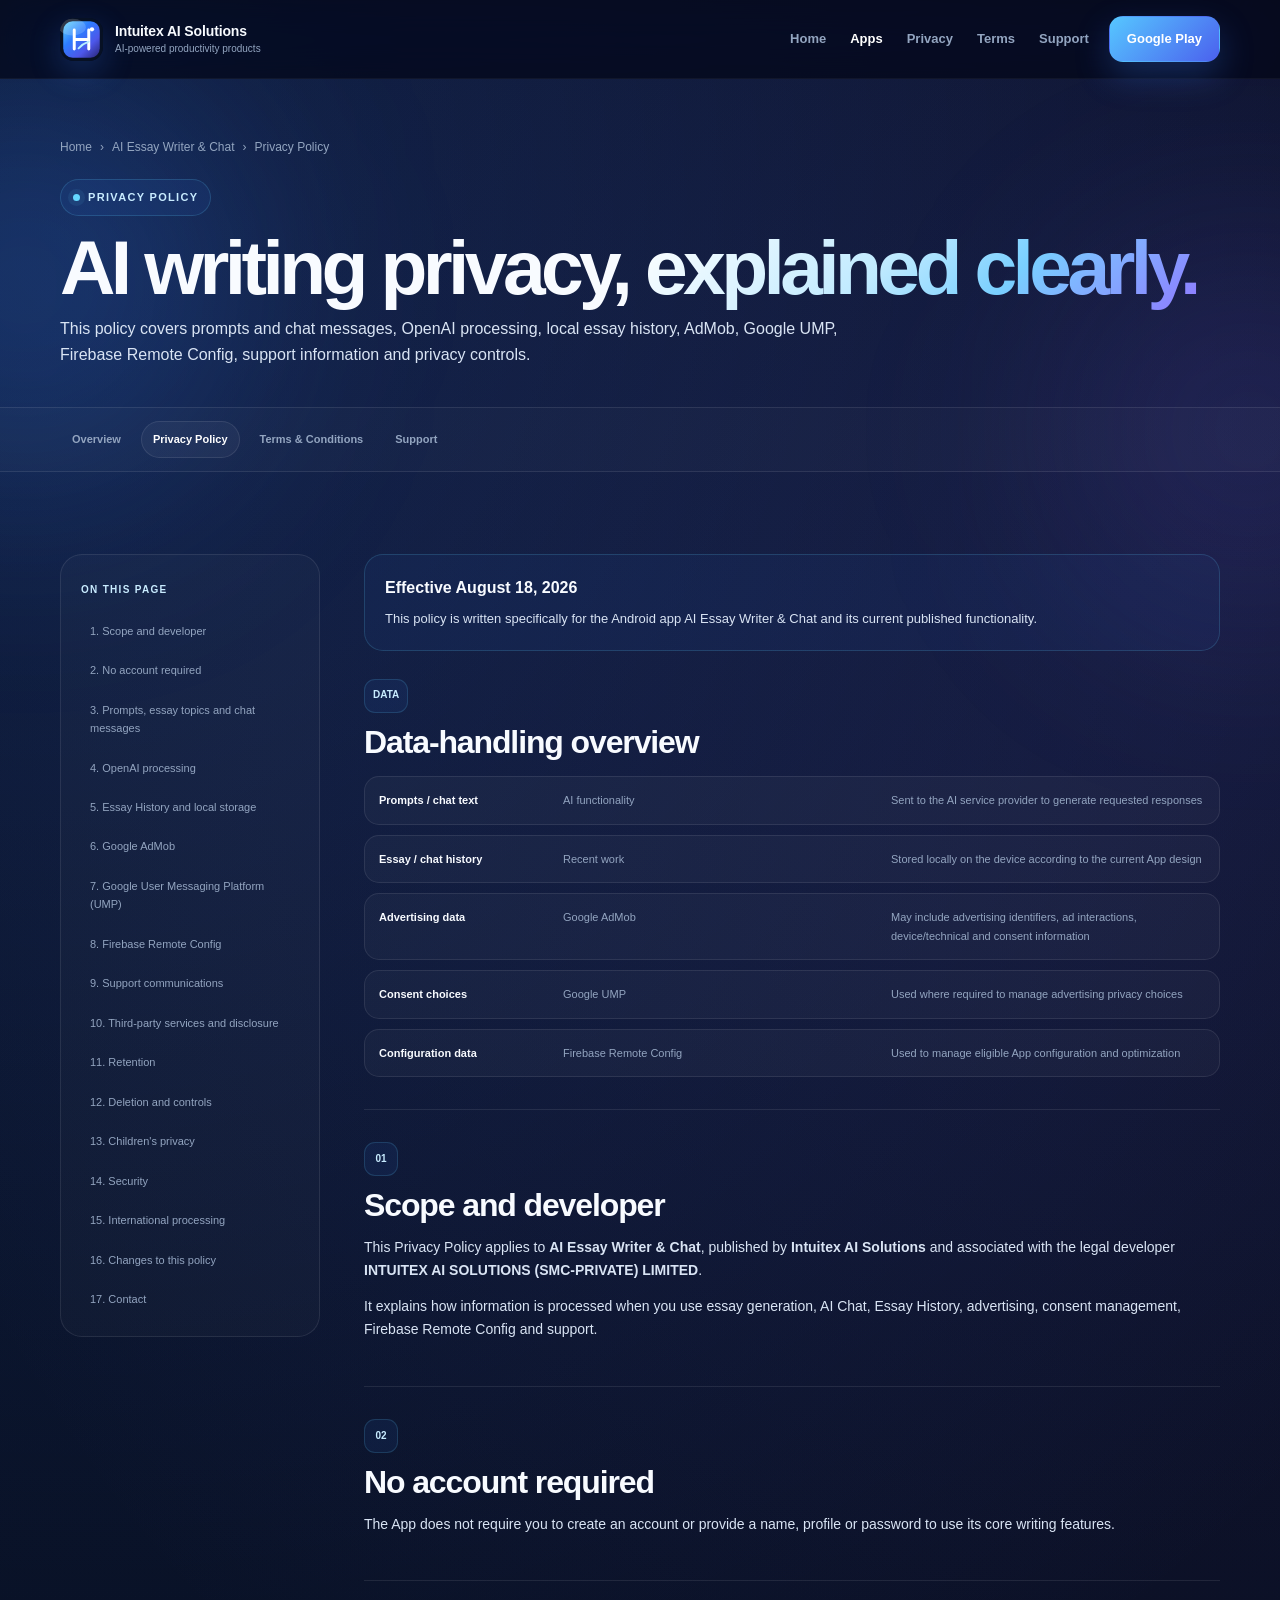
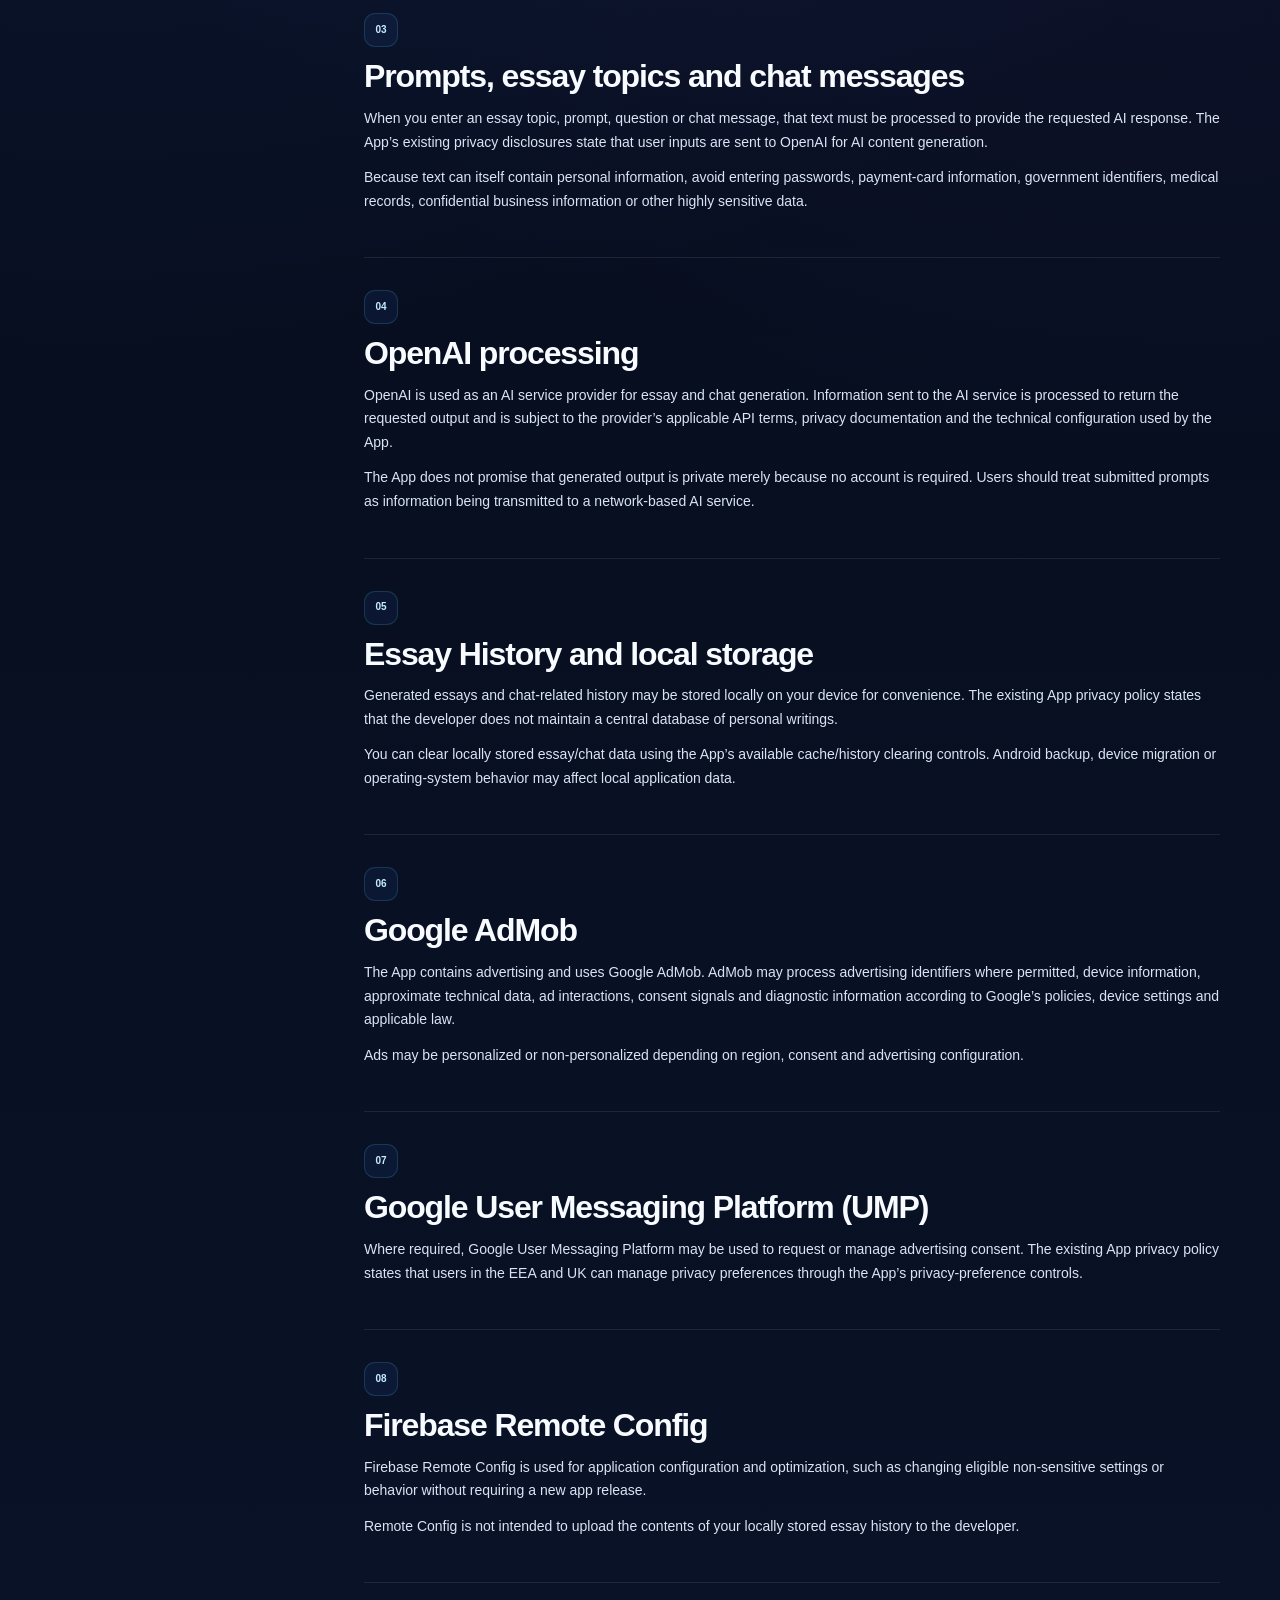
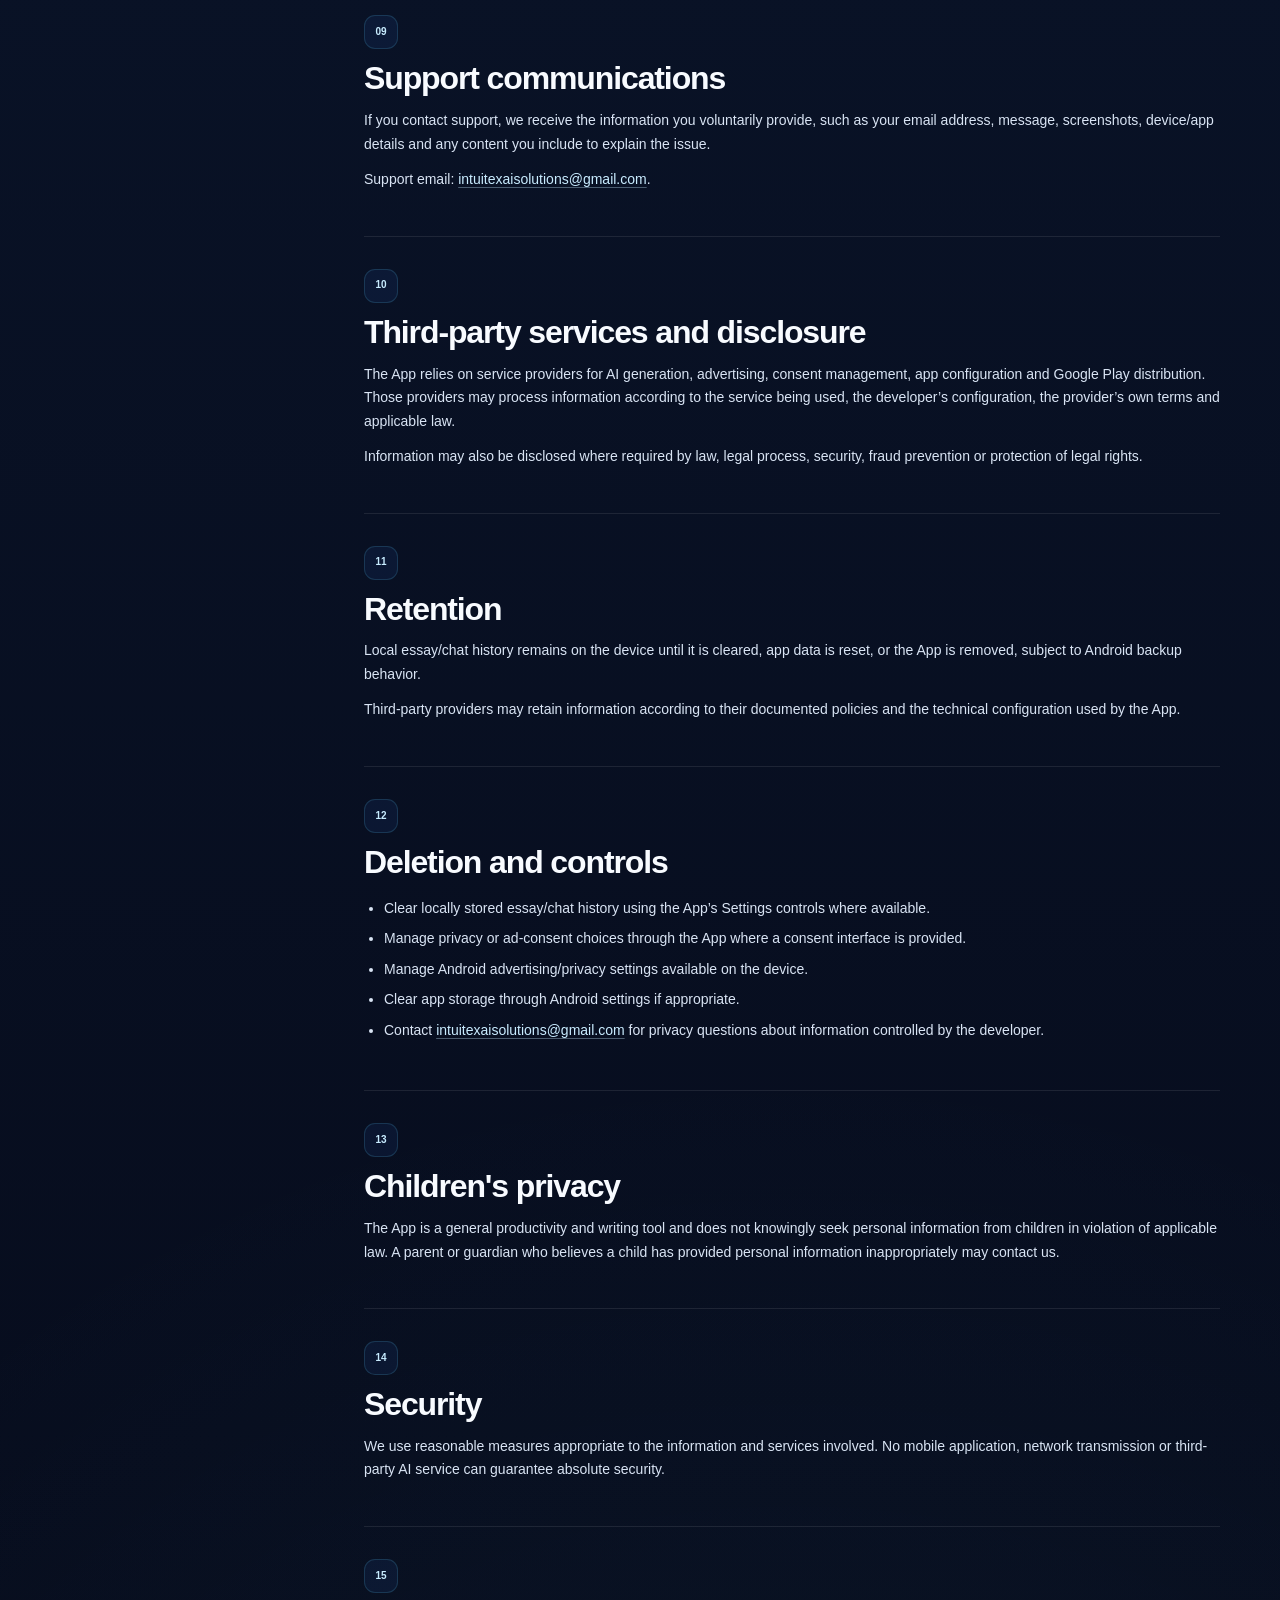
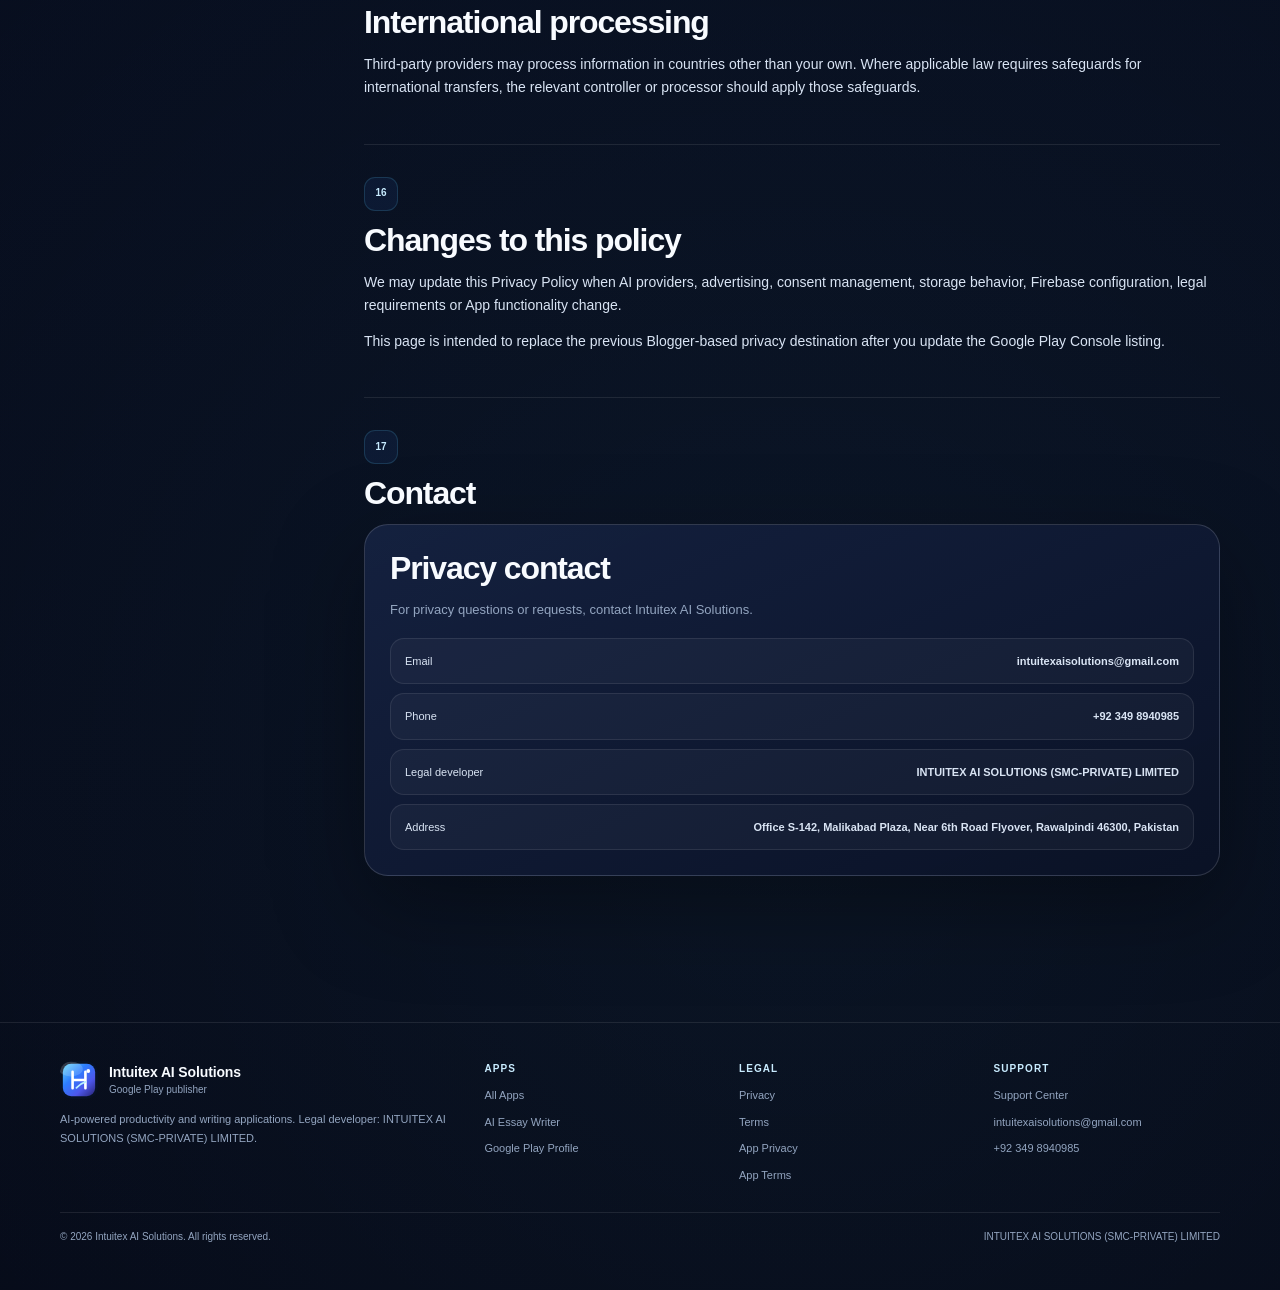
<file: apps/ai-essay-writer/privacy/index.html>
<!doctype html>
<html lang="en">
<head>
<meta charset="utf-8">
<meta name="viewport" content="width=device-width,initial-scale=1">
<title>Privacy Policy — AI Essay Writer &amp; Chat</title>
<meta name="description" content="Privacy Policy for AI Essay Writer &amp; Chat by Intuitex AI Solutions.">
<meta name="author" content="Intuitex AI Solutions">
<meta name="robots" content="index,follow,max-image-preview:large">
<meta name="theme-color" content="#050816">
<link rel="canonical" href="https://intuitexaisolutions.github.io/apps/ai-essay-writer/privacy/">
<link rel="icon" href="../../../assets/images/intuitex-mark.svg" type="image/svg+xml">
<link rel="stylesheet" href="../../../assets/css/site.css?v=1.0.0">
<script defer src="../../../assets/js/site.js?v=1.0.0"></script>
<meta property="og:type" content="website">
<meta property="og:title" content="Privacy Policy — AI Essay Writer &amp; Chat">
<meta property="og:description" content="Privacy Policy for AI Essay Writer &amp; Chat by Intuitex AI Solutions.">
<meta property="og:url" content="https://intuitexaisolutions.github.io/apps/ai-essay-writer/privacy/">
<meta property="og:image" content="https://intuitexaisolutions.github.io/assets/images/intuitex-mark.svg">
<meta name="twitter:card" content="summary_large_image">

</head>
<body>
<div class="ambient a"></div><div class="ambient b"></div>
<a class="skip-link" href="#main">Skip to content</a>

<header class="site-header">
  <div class="container nav">
    <a class="brand" href="../../../">
      <img src="../../../assets/images/intuitex-mark.svg" alt="Intuitex AI Solutions mark">
      <span class="brand-copy"><strong>Intuitex AI Solutions</strong><small>AI-powered productivity products</small></span>
    </a>
    <nav class="desktop-nav" aria-label="Primary"><a href="../../../" >Home</a><a href="../../../apps/" aria-current="page">Apps</a><a href="../../../privacy/" >Privacy</a><a href="../../../terms/" >Terms</a><a href="../../../support/" >Support</a></nav>
    <div class="nav-actions">
      <a class="button button-primary" href="https://play.google.com/store/apps/developer?id=Intuitex+AI+Soultions" target="_blank" rel="noreferrer">Google Play</a>
      <button class="menu-button" data-menu-button type="button" aria-label="Open menu" aria-expanded="false">☰</button>
    </div>
  </div>
  <div class="container mobile-menu" data-mobile-menu><nav><a href="../../../">Home</a><a href="../../../apps/">Apps</a><a href="../../../privacy/">Privacy</a><a href="../../../terms/">Terms</a><a href="../../../support/">Support</a></nav></div>
</header>

<main id="main">
<section class="legal-hero"><div class="container reveal">
  <div class="breadcrumbs"><a href="../../../">Home</a><span>›</span><a href="../">AI Essay Writer & Chat</a><span>›</span><span>Privacy Policy</span></div>
  <span class="eyebrow">Privacy Policy</span>
  <h1>AI writing privacy, <span class="gradient-text">explained clearly.</span></h1>
  <p>This policy covers prompts and chat messages, OpenAI processing, local essay history, AdMob, Google UMP, Firebase Remote Config, support information and privacy controls.</p>
</div></section>
<div class="tabs"><div class="container"><a class="" href="../../../apps/ai-essay-writer/">Overview</a><a class="active" href="../../../apps/ai-essay-writer/privacy/">Privacy Policy</a><a class="" href="../../../apps/ai-essay-writer/terms/">Terms & Conditions</a><a class="" href="../../../apps/ai-essay-writer/support/">Support</a></div></div>
<section class="section"><div class="container legal-layout">
  <aside class="toc reveal"><strong>On this page</strong><nav><a href="#p1">1. Scope and developer</a><a href="#p2">2. No account required</a><a href="#p3">3. Prompts, essay topics and chat messages</a><a href="#p4">4. OpenAI processing</a><a href="#p5">5. Essay History and local storage</a><a href="#p6">6. Google AdMob</a><a href="#p7">7. Google User Messaging Platform (UMP)</a><a href="#p8">8. Firebase Remote Config</a><a href="#p9">9. Support communications</a><a href="#p10">10. Third-party services and disclosure</a><a href="#p11">11. Retention</a><a href="#p12">12. Deletion and controls</a><a href="#p13">13. Children&#x27;s privacy</a><a href="#p14">14. Security</a><a href="#p15">15. International processing</a><a href="#p16">16. Changes to this policy</a><a href="#p17">17. Contact</a></nav></aside>
  <article class="document">
    <div class="callout reveal" style="margin-bottom:28px"><strong>Effective August 18, 2026</strong><p>This policy is written specifically for the Android app AI Essay Writer & Chat and its current published functionality.</p></div>
    <section class="doc-section reveal"><span class="doc-number">DATA</span><h2>Data-handling overview</h2>
      <div class="info-grid">
        <div class="info-row"><strong>Prompts / chat text</strong><span>AI functionality</span><span>Sent to the AI service provider to generate requested responses</span></div>
        <div class="info-row"><strong>Essay / chat history</strong><span>Recent work</span><span>Stored locally on the device according to the current App design</span></div>
        <div class="info-row"><strong>Advertising data</strong><span>Google AdMob</span><span>May include advertising identifiers, ad interactions, device/technical and consent information</span></div>
        <div class="info-row"><strong>Consent choices</strong><span>Google UMP</span><span>Used where required to manage advertising privacy choices</span></div>
        <div class="info-row"><strong>Configuration data</strong><span>Firebase Remote Config</span><span>Used to manage eligible App configuration and optimization</span></div>
      </div>
    </section>
    <section id="p1" class="doc-section reveal"><span class="doc-number">01</span><h2>Scope and developer</h2>
<p>This Privacy Policy applies to <strong>AI Essay Writer & Chat</strong>, published by <strong>Intuitex AI Solutions</strong> and associated with the legal developer <strong>INTUITEX AI SOLUTIONS (SMC-PRIVATE) LIMITED</strong>.</p>
<p>It explains how information is processed when you use essay generation, AI Chat, Essay History, advertising, consent management, Firebase Remote Config and support.</p>
</section><section id="p2" class="doc-section reveal"><span class="doc-number">02</span><h2>No account required</h2>
<p>The App does not require you to create an account or provide a name, profile or password to use its core writing features.</p>
</section><section id="p3" class="doc-section reveal"><span class="doc-number">03</span><h2>Prompts, essay topics and chat messages</h2>
<p>When you enter an essay topic, prompt, question or chat message, that text must be processed to provide the requested AI response. The App’s existing privacy disclosures state that user inputs are sent to OpenAI for AI content generation.</p>
<p>Because text can itself contain personal information, avoid entering passwords, payment-card information, government identifiers, medical records, confidential business information or other highly sensitive data.</p>
</section><section id="p4" class="doc-section reveal"><span class="doc-number">04</span><h2>OpenAI processing</h2>
<p>OpenAI is used as an AI service provider for essay and chat generation. Information sent to the AI service is processed to return the requested output and is subject to the provider’s applicable API terms, privacy documentation and the technical configuration used by the App.</p>
<p>The App does not promise that generated output is private merely because no account is required. Users should treat submitted prompts as information being transmitted to a network-based AI service.</p>
</section><section id="p5" class="doc-section reveal"><span class="doc-number">05</span><h2>Essay History and local storage</h2>
<p>Generated essays and chat-related history may be stored locally on your device for convenience. The existing App privacy policy states that the developer does not maintain a central database of personal writings.</p>
<p>You can clear locally stored essay/chat data using the App’s available cache/history clearing controls. Android backup, device migration or operating-system behavior may affect local application data.</p>
</section><section id="p6" class="doc-section reveal"><span class="doc-number">06</span><h2>Google AdMob</h2>
<p>The App contains advertising and uses Google AdMob. AdMob may process advertising identifiers where permitted, device information, approximate technical data, ad interactions, consent signals and diagnostic information according to Google’s policies, device settings and applicable law.</p>
<p>Ads may be personalized or non-personalized depending on region, consent and advertising configuration.</p>
</section><section id="p7" class="doc-section reveal"><span class="doc-number">07</span><h2>Google User Messaging Platform (UMP)</h2>
<p>Where required, Google User Messaging Platform may be used to request or manage advertising consent. The existing App privacy policy states that users in the EEA and UK can manage privacy preferences through the App’s privacy-preference controls.</p>
</section><section id="p8" class="doc-section reveal"><span class="doc-number">08</span><h2>Firebase Remote Config</h2>
<p>Firebase Remote Config is used for application configuration and optimization, such as changing eligible non-sensitive settings or behavior without requiring a new app release.</p>
<p>Remote Config is not intended to upload the contents of your locally stored essay history to the developer.</p>
</section><section id="p9" class="doc-section reveal"><span class="doc-number">09</span><h2>Support communications</h2>
<p>If you contact support, we receive the information you voluntarily provide, such as your email address, message, screenshots, device/app details and any content you include to explain the issue.</p>
<p>Support email: <a class="inline-link" href="mailto:intuitexaisolutions@gmail.com">intuitexaisolutions@gmail.com</a>.</p>
</section><section id="p10" class="doc-section reveal"><span class="doc-number">10</span><h2>Third-party services and disclosure</h2>
<p>The App relies on service providers for AI generation, advertising, consent management, app configuration and Google Play distribution. Those providers may process information according to the service being used, the developer’s configuration, the provider’s own terms and applicable law.</p>
<p>Information may also be disclosed where required by law, legal process, security, fraud prevention or protection of legal rights.</p>
</section><section id="p11" class="doc-section reveal"><span class="doc-number">11</span><h2>Retention</h2>
<p>Local essay/chat history remains on the device until it is cleared, app data is reset, or the App is removed, subject to Android backup behavior.</p>
<p>Third-party providers may retain information according to their documented policies and the technical configuration used by the App.</p>
</section><section id="p12" class="doc-section reveal"><span class="doc-number">12</span><h2>Deletion and controls</h2>
<ul>
<li>Clear locally stored essay/chat history using the App’s Settings controls where available.</li>
<li>Manage privacy or ad-consent choices through the App where a consent interface is provided.</li>
<li>Manage Android advertising/privacy settings available on the device.</li>
<li>Clear app storage through Android settings if appropriate.</li>
<li>Contact <a class="inline-link" href="mailto:intuitexaisolutions@gmail.com">intuitexaisolutions@gmail.com</a> for privacy questions about information controlled by the developer.</li>
</ul>
</section><section id="p13" class="doc-section reveal"><span class="doc-number">13</span><h2>Children's privacy</h2>
<p>The App is a general productivity and writing tool and does not knowingly seek personal information from children in violation of applicable law. A parent or guardian who believes a child has provided personal information inappropriately may contact us.</p>
</section><section id="p14" class="doc-section reveal"><span class="doc-number">14</span><h2>Security</h2>
<p>We use reasonable measures appropriate to the information and services involved. No mobile application, network transmission or third-party AI service can guarantee absolute security.</p>
</section><section id="p15" class="doc-section reveal"><span class="doc-number">15</span><h2>International processing</h2>
<p>Third-party providers may process information in countries other than your own. Where applicable law requires safeguards for international transfers, the relevant controller or processor should apply those safeguards.</p>
</section><section id="p16" class="doc-section reveal"><span class="doc-number">16</span><h2>Changes to this policy</h2>
<p>We may update this Privacy Policy when AI providers, advertising, consent management, storage behavior, Firebase configuration, legal requirements or App functionality change.</p>
<p>This page is intended to replace the previous Blogger-based privacy destination after you update the Google Play Console listing.</p>
</section><section id="p17" class="doc-section reveal"><span class="doc-number">17</span><h2>Contact</h2>
<div class="contact-card">
<h2>Privacy contact</h2>
<p style="color:var(--muted);font-size:13px">For privacy questions or requests, contact Intuitex AI Solutions.</p>
<div class="contact-list">
<a href="mailto:intuitexaisolutions@gmail.com"><span>Email</span><strong>intuitexaisolutions@gmail.com</strong></a>
<a href="tel:+923498940985"><span>Phone</span><strong>+92 349 8940985</strong></a>
<div class="contact-line"><span>Legal developer</span><strong>INTUITEX AI SOLUTIONS (SMC-PRIVATE) LIMITED</strong></div>
<div class="contact-line"><span>Address</span><strong>Office S-142, Malikabad Plaza, Near 6th Road Flyover, Rawalpindi 46300, Pakistan</strong></div>
</div>
</div>
</section>
  </article>
</div></section>
</main>

<footer class="footer">
  <div class="container footer-grid">
    <div>
      <div class="footer-brand">
        <img src="../../../assets/images/intuitex-mark.svg" alt="">
        <div class="brand-copy"><strong>Intuitex AI Solutions</strong><small>Google Play publisher</small></div>
      </div>
      <p>AI-powered productivity and writing applications. Legal developer: INTUITEX AI SOLUTIONS (SMC-PRIVATE) LIMITED.</p>
    </div>
    <div class="footer-links">
      <strong>Apps</strong>
      <a href="../../../apps/">All Apps</a>
      <a href="../../../apps/ai-essay-writer/">AI Essay Writer</a>
      <a href="https://play.google.com/store/apps/developer?id=Intuitex+AI+Soultions" target="_blank" rel="noreferrer">Google Play Profile</a>
    </div>
    <div class="footer-links">
      <strong>Legal</strong>
      <a href="../../../privacy/">Privacy</a>
      <a href="../../../terms/">Terms</a>
      <a href="../../../apps/ai-essay-writer/privacy/">App Privacy</a>
      <a href="../../../apps/ai-essay-writer/terms/">App Terms</a>
    </div>
    <div class="footer-links">
      <strong>Support</strong>
      <a href="../../../support/">Support Center</a>
      <a href="mailto:intuitexaisolutions@gmail.com">intuitexaisolutions@gmail.com</a>
      <a href="tel:+923498940985">+92 349 8940985</a>
    </div>
  </div>
  <div class="container copyright">
    <span>© <span data-year></span> Intuitex AI Solutions. All rights reserved.</span>
    <span>INTUITEX AI SOLUTIONS (SMC-PRIVATE) LIMITED</span>
  </div>
</footer>

</body>
</html>
</file>
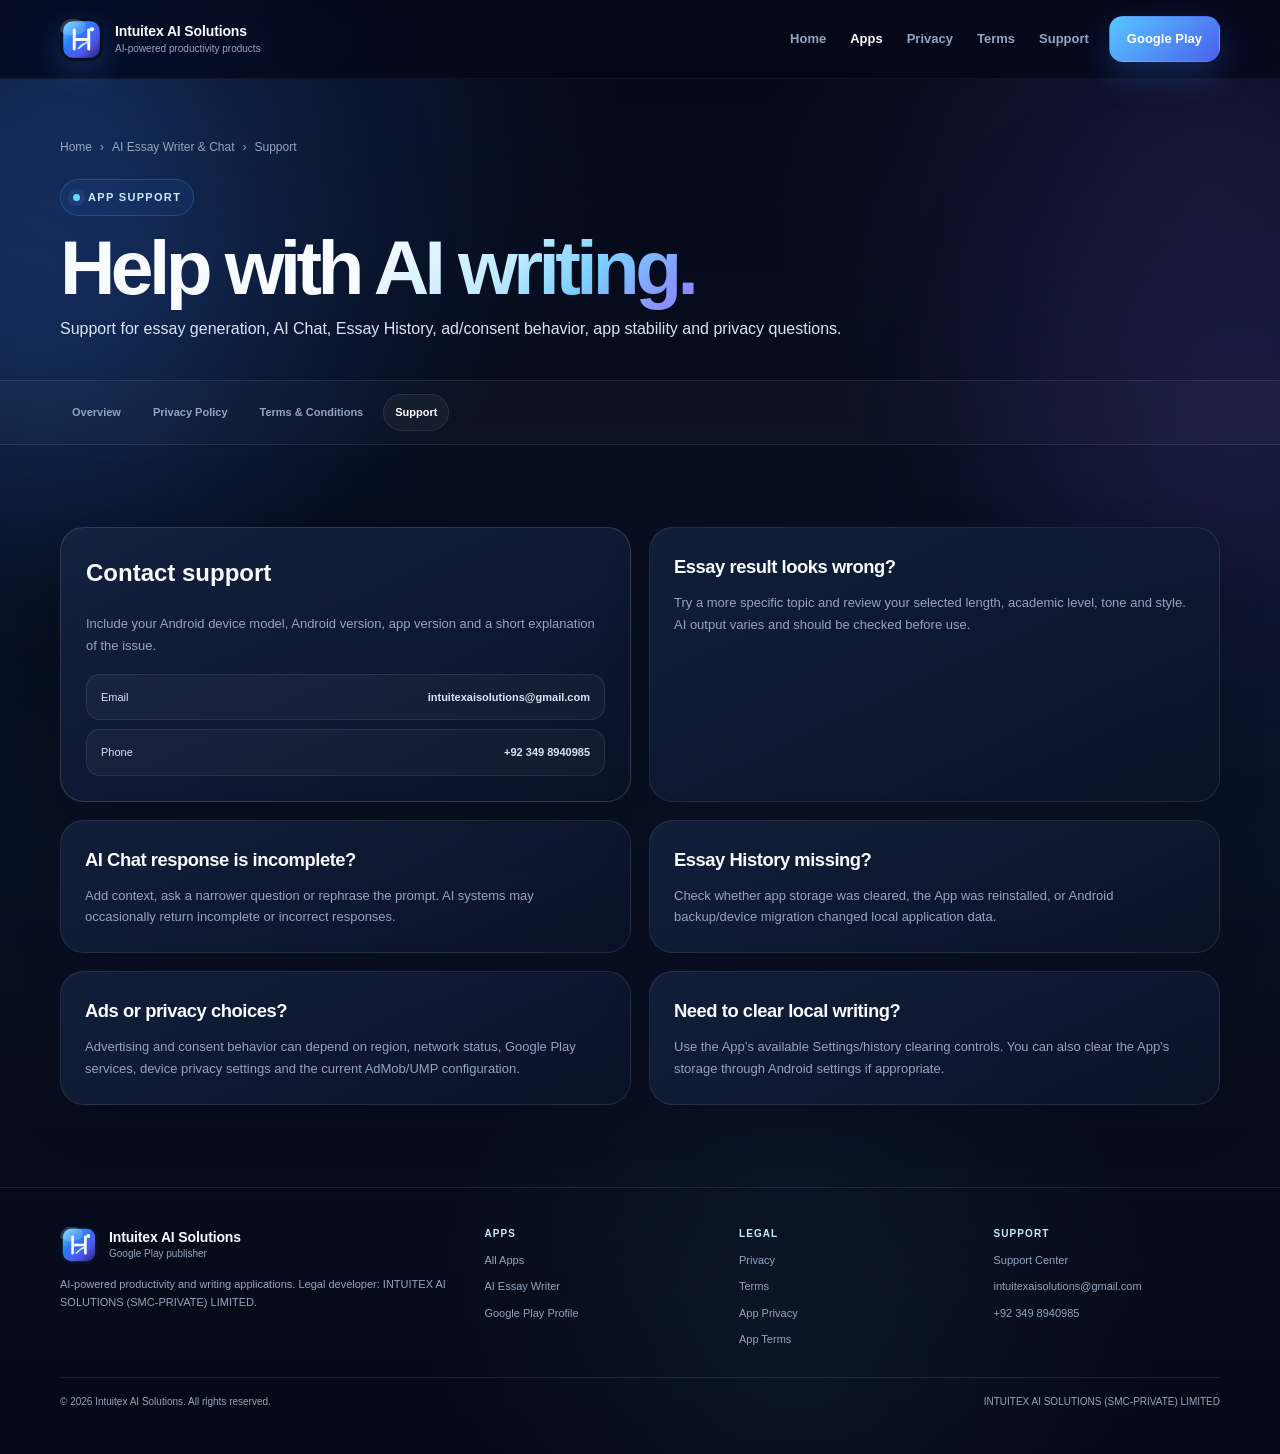
<file: apps/ai-essay-writer/support/index.html>
<!doctype html>
<html lang="en">
<head>
<meta charset="utf-8">
<meta name="viewport" content="width=device-width,initial-scale=1">
<title>Support — AI Essay Writer &amp; Chat</title>
<meta name="description" content="Official support for AI Essay Writer &amp; Chat by Intuitex AI Solutions.">
<meta name="author" content="Intuitex AI Solutions">
<meta name="robots" content="index,follow,max-image-preview:large">
<meta name="theme-color" content="#050816">
<link rel="canonical" href="https://intuitexaisolutions.github.io/apps/ai-essay-writer/support/">
<link rel="icon" href="../../../assets/images/intuitex-mark.svg" type="image/svg+xml">
<link rel="stylesheet" href="../../../assets/css/site.css?v=1.0.0">
<script defer src="../../../assets/js/site.js?v=1.0.0"></script>
<meta property="og:type" content="website">
<meta property="og:title" content="Support — AI Essay Writer &amp; Chat">
<meta property="og:description" content="Official support for AI Essay Writer &amp; Chat by Intuitex AI Solutions.">
<meta property="og:url" content="https://intuitexaisolutions.github.io/apps/ai-essay-writer/support/">
<meta property="og:image" content="https://intuitexaisolutions.github.io/assets/images/intuitex-mark.svg">
<meta name="twitter:card" content="summary_large_image">

</head>
<body>
<div class="ambient a"></div><div class="ambient b"></div>
<a class="skip-link" href="#main">Skip to content</a>

<header class="site-header">
  <div class="container nav">
    <a class="brand" href="../../../">
      <img src="../../../assets/images/intuitex-mark.svg" alt="Intuitex AI Solutions mark">
      <span class="brand-copy"><strong>Intuitex AI Solutions</strong><small>AI-powered productivity products</small></span>
    </a>
    <nav class="desktop-nav" aria-label="Primary"><a href="../../../" >Home</a><a href="../../../apps/" aria-current="page">Apps</a><a href="../../../privacy/" >Privacy</a><a href="../../../terms/" >Terms</a><a href="../../../support/" >Support</a></nav>
    <div class="nav-actions">
      <a class="button button-primary" href="https://play.google.com/store/apps/developer?id=Intuitex+AI+Soultions" target="_blank" rel="noreferrer">Google Play</a>
      <button class="menu-button" data-menu-button type="button" aria-label="Open menu" aria-expanded="false">☰</button>
    </div>
  </div>
  <div class="container mobile-menu" data-mobile-menu><nav><a href="../../../">Home</a><a href="../../../apps/">Apps</a><a href="../../../privacy/">Privacy</a><a href="../../../terms/">Terms</a><a href="../../../support/">Support</a></nav></div>
</header>

<main id="main">
<section class="legal-hero"><div class="container reveal">
  <div class="breadcrumbs"><a href="../../../">Home</a><span>›</span><a href="../">AI Essay Writer & Chat</a><span>›</span><span>Support</span></div>
  <span class="eyebrow">App support</span>
  <h1>Help with <span class="gradient-text">AI writing.</span></h1>
  <p>Support for essay generation, AI Chat, Essay History, ad/consent behavior, app stability and privacy questions.</p>
</div></section>
<div class="tabs"><div class="container"><a class="" href="../../../apps/ai-essay-writer/">Overview</a><a class="" href="../../../apps/ai-essay-writer/privacy/">Privacy Policy</a><a class="" href="../../../apps/ai-essay-writer/terms/">Terms & Conditions</a><a class="active" href="../../../apps/ai-essay-writer/support/">Support</a></div></div>
<section class="section"><div class="container grid-2">
  <article class="contact-card reveal">
    <h2>Contact support</h2>
    <p style="color:var(--muted);font-size:13px">Include your Android device model, Android version, app version and a short explanation of the issue.</p>
    <div class="contact-list">
      <a href="mailto:intuitexaisolutions@gmail.com"><span>Email</span><strong>intuitexaisolutions@gmail.com</strong></a>
      <a href="tel:+923498940985"><span>Phone</span><strong>+92 349 8940985</strong></a>
    </div>
  </article>
  <article class="card reveal"><h3>Essay result looks wrong?</h3><p>Try a more specific topic and review your selected length, academic level, tone and style. AI output varies and should be checked before use.</p></article>
  <article class="card reveal"><h3>AI Chat response is incomplete?</h3><p>Add context, ask a narrower question or rephrase the prompt. AI systems may occasionally return incomplete or incorrect responses.</p></article>
  <article class="card reveal"><h3>Essay History missing?</h3><p>Check whether app storage was cleared, the App was reinstalled, or Android backup/device migration changed local application data.</p></article>
  <article class="card reveal"><h3>Ads or privacy choices?</h3><p>Advertising and consent behavior can depend on region, network status, Google Play services, device privacy settings and the current AdMob/UMP configuration.</p></article>
  <article class="card reveal"><h3>Need to clear local writing?</h3><p>Use the App’s available Settings/history clearing controls. You can also clear the App’s storage through Android settings if appropriate.</p></article>
</div></section>
</main>

<footer class="footer">
  <div class="container footer-grid">
    <div>
      <div class="footer-brand">
        <img src="../../../assets/images/intuitex-mark.svg" alt="">
        <div class="brand-copy"><strong>Intuitex AI Solutions</strong><small>Google Play publisher</small></div>
      </div>
      <p>AI-powered productivity and writing applications. Legal developer: INTUITEX AI SOLUTIONS (SMC-PRIVATE) LIMITED.</p>
    </div>
    <div class="footer-links">
      <strong>Apps</strong>
      <a href="../../../apps/">All Apps</a>
      <a href="../../../apps/ai-essay-writer/">AI Essay Writer</a>
      <a href="https://play.google.com/store/apps/developer?id=Intuitex+AI+Soultions" target="_blank" rel="noreferrer">Google Play Profile</a>
    </div>
    <div class="footer-links">
      <strong>Legal</strong>
      <a href="../../../privacy/">Privacy</a>
      <a href="../../../terms/">Terms</a>
      <a href="../../../apps/ai-essay-writer/privacy/">App Privacy</a>
      <a href="../../../apps/ai-essay-writer/terms/">App Terms</a>
    </div>
    <div class="footer-links">
      <strong>Support</strong>
      <a href="../../../support/">Support Center</a>
      <a href="mailto:intuitexaisolutions@gmail.com">intuitexaisolutions@gmail.com</a>
      <a href="tel:+923498940985">+92 349 8940985</a>
    </div>
  </div>
  <div class="container copyright">
    <span>© <span data-year></span> Intuitex AI Solutions. All rights reserved.</span>
    <span>INTUITEX AI SOLUTIONS (SMC-PRIVATE) LIMITED</span>
  </div>
</footer>

</body>
</html>
</file>
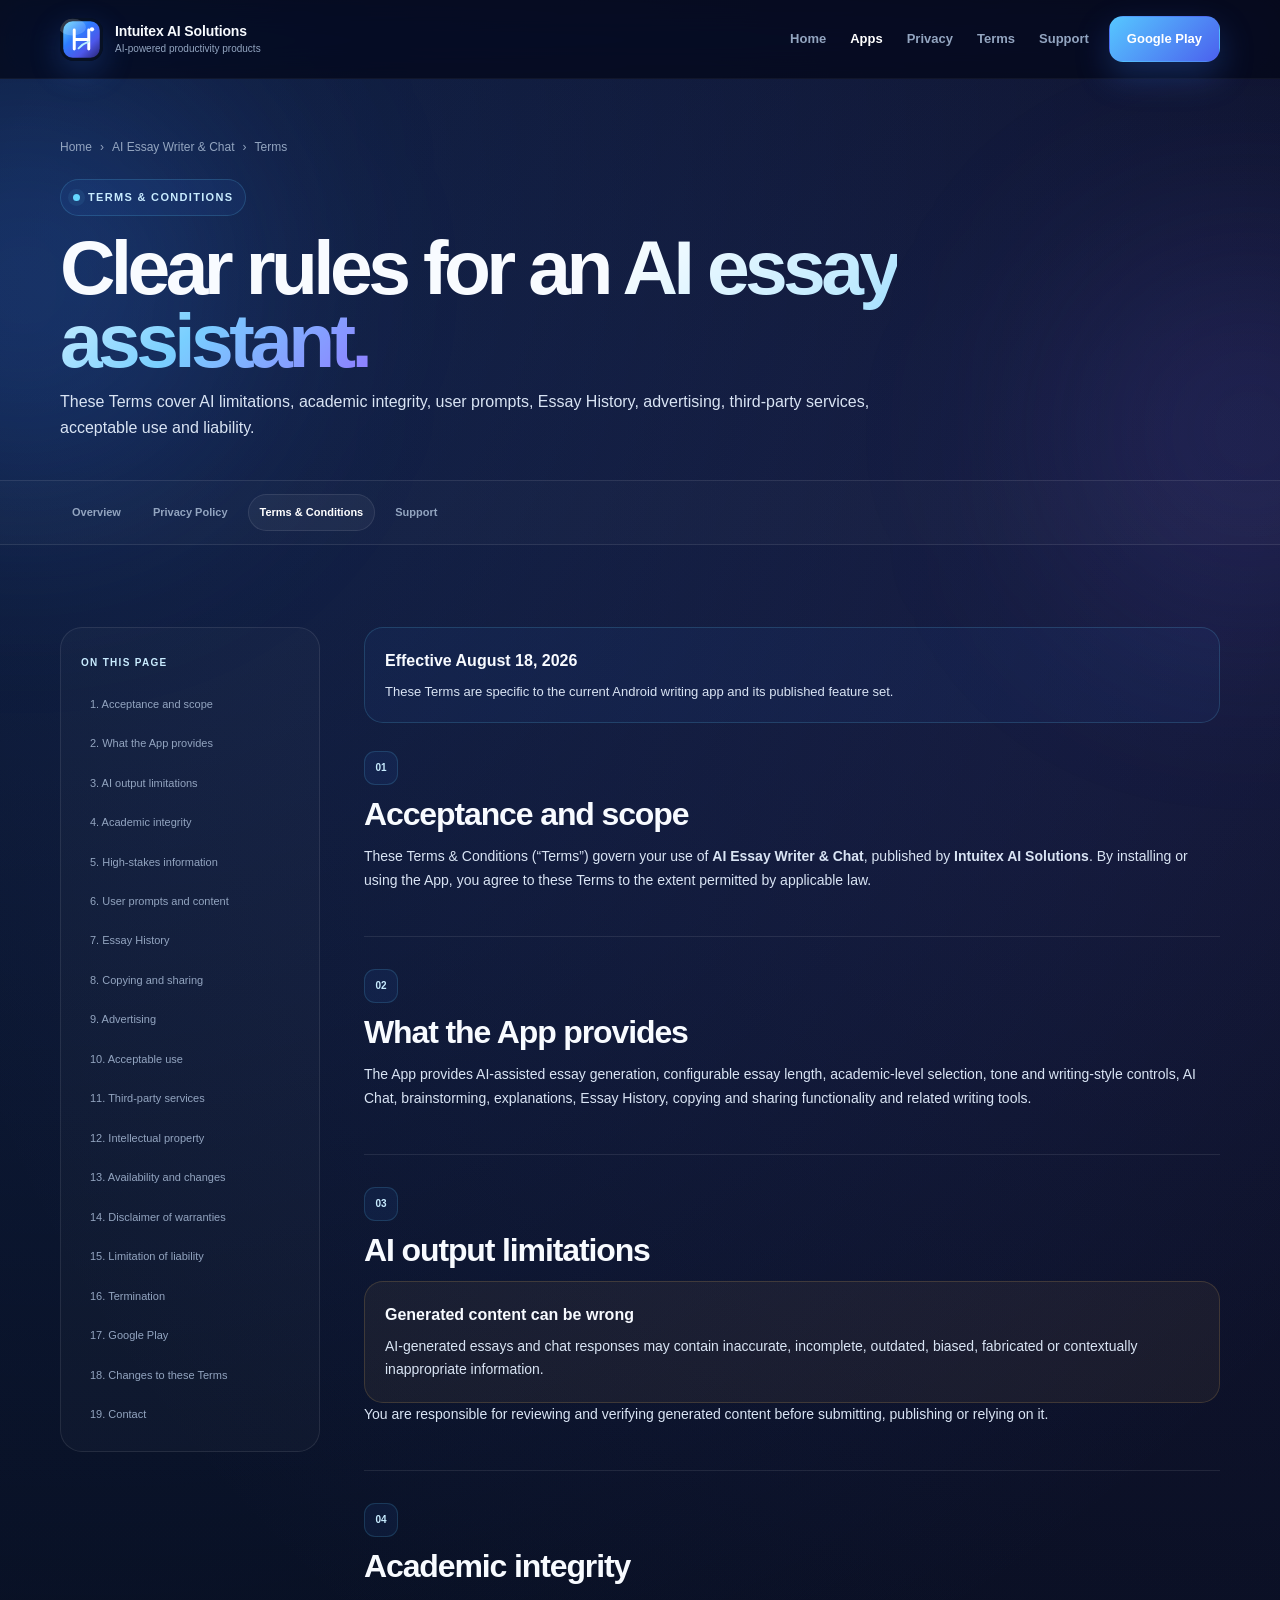
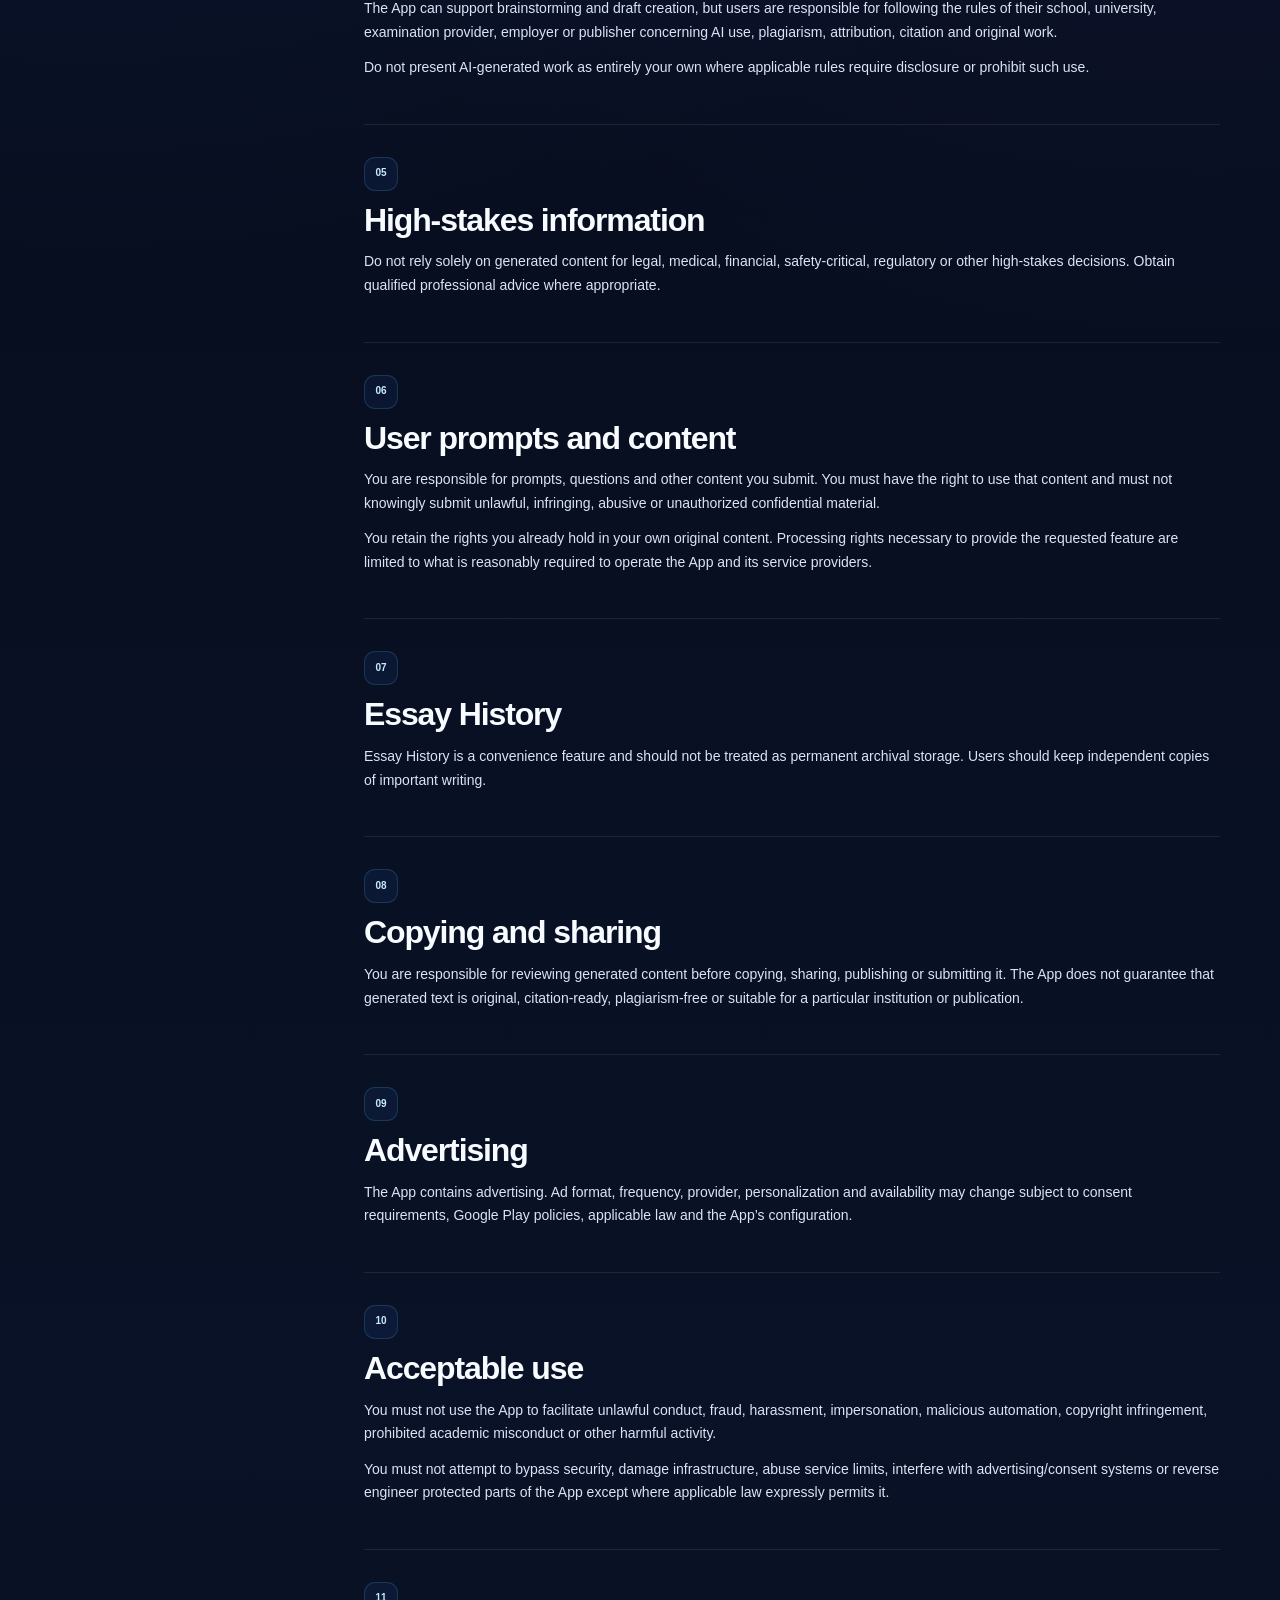
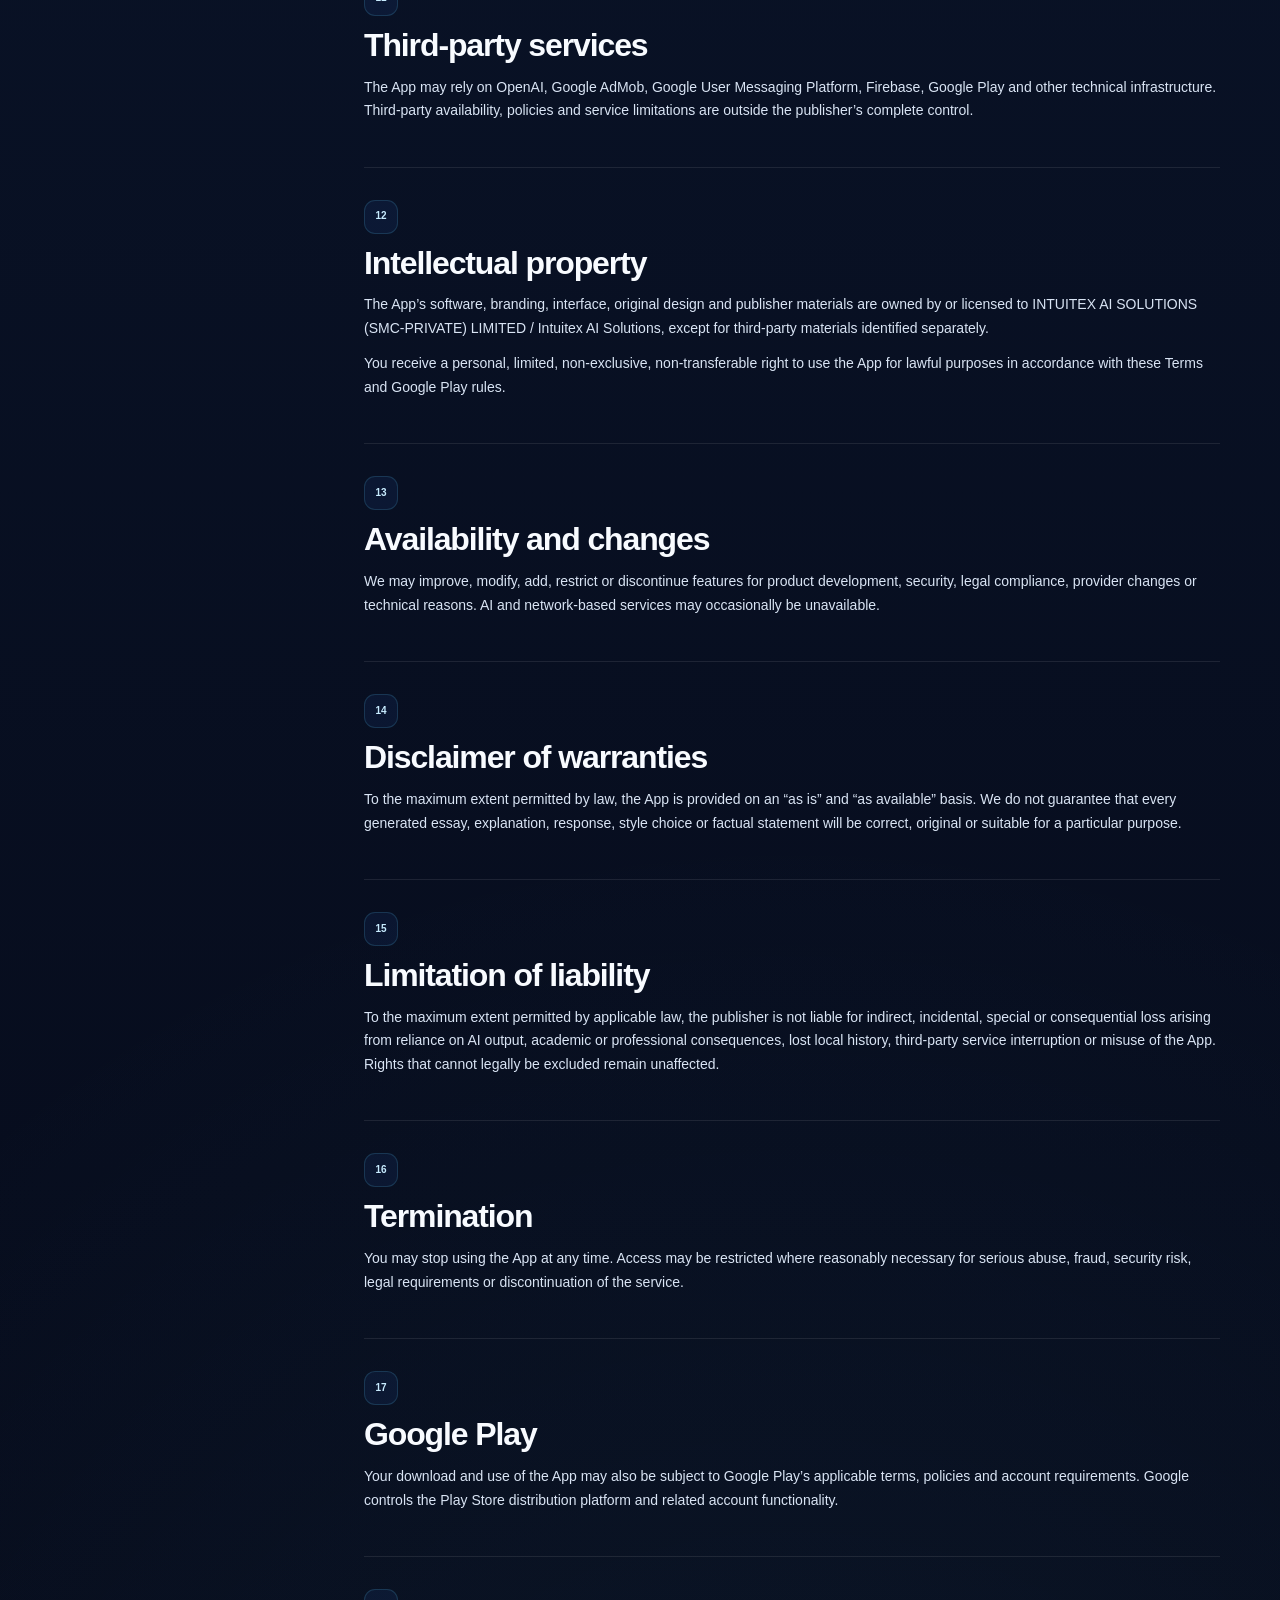
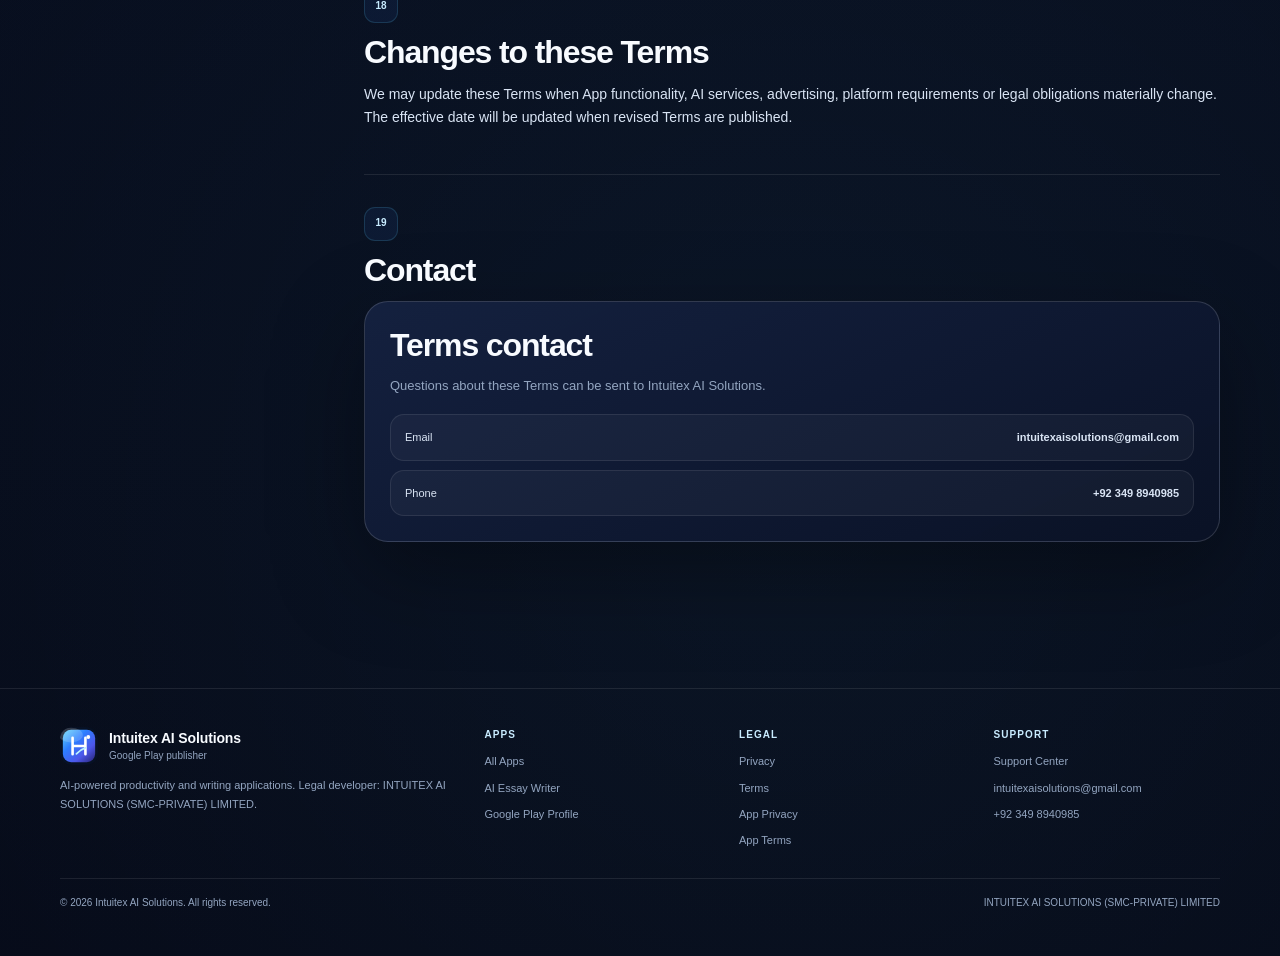
<file: apps/ai-essay-writer/terms/index.html>
<!doctype html>
<html lang="en">
<head>
<meta charset="utf-8">
<meta name="viewport" content="width=device-width,initial-scale=1">
<title>Terms &amp; Conditions — AI Essay Writer &amp; Chat</title>
<meta name="description" content="Terms and Conditions for AI Essay Writer &amp; Chat by Intuitex AI Solutions.">
<meta name="author" content="Intuitex AI Solutions">
<meta name="robots" content="index,follow,max-image-preview:large">
<meta name="theme-color" content="#050816">
<link rel="canonical" href="https://intuitexaisolutions.github.io/apps/ai-essay-writer/terms/">
<link rel="icon" href="../../../assets/images/intuitex-mark.svg" type="image/svg+xml">
<link rel="stylesheet" href="../../../assets/css/site.css?v=1.0.0">
<script defer src="../../../assets/js/site.js?v=1.0.0"></script>
<meta property="og:type" content="website">
<meta property="og:title" content="Terms &amp; Conditions — AI Essay Writer &amp; Chat">
<meta property="og:description" content="Terms and Conditions for AI Essay Writer &amp; Chat by Intuitex AI Solutions.">
<meta property="og:url" content="https://intuitexaisolutions.github.io/apps/ai-essay-writer/terms/">
<meta property="og:image" content="https://intuitexaisolutions.github.io/assets/images/intuitex-mark.svg">
<meta name="twitter:card" content="summary_large_image">

</head>
<body>
<div class="ambient a"></div><div class="ambient b"></div>
<a class="skip-link" href="#main">Skip to content</a>

<header class="site-header">
  <div class="container nav">
    <a class="brand" href="../../../">
      <img src="../../../assets/images/intuitex-mark.svg" alt="Intuitex AI Solutions mark">
      <span class="brand-copy"><strong>Intuitex AI Solutions</strong><small>AI-powered productivity products</small></span>
    </a>
    <nav class="desktop-nav" aria-label="Primary"><a href="../../../" >Home</a><a href="../../../apps/" aria-current="page">Apps</a><a href="../../../privacy/" >Privacy</a><a href="../../../terms/" >Terms</a><a href="../../../support/" >Support</a></nav>
    <div class="nav-actions">
      <a class="button button-primary" href="https://play.google.com/store/apps/developer?id=Intuitex+AI+Soultions" target="_blank" rel="noreferrer">Google Play</a>
      <button class="menu-button" data-menu-button type="button" aria-label="Open menu" aria-expanded="false">☰</button>
    </div>
  </div>
  <div class="container mobile-menu" data-mobile-menu><nav><a href="../../../">Home</a><a href="../../../apps/">Apps</a><a href="../../../privacy/">Privacy</a><a href="../../../terms/">Terms</a><a href="../../../support/">Support</a></nav></div>
</header>

<main id="main">
<section class="legal-hero"><div class="container reveal">
  <div class="breadcrumbs"><a href="../../../">Home</a><span>›</span><a href="../">AI Essay Writer & Chat</a><span>›</span><span>Terms</span></div>
  <span class="eyebrow">Terms & Conditions</span>
  <h1>Clear rules for an <span class="gradient-text">AI essay assistant.</span></h1>
  <p>These Terms cover AI limitations, academic integrity, user prompts, Essay History, advertising, third-party services, acceptable use and liability.</p>
</div></section>
<div class="tabs"><div class="container"><a class="" href="../../../apps/ai-essay-writer/">Overview</a><a class="" href="../../../apps/ai-essay-writer/privacy/">Privacy Policy</a><a class="active" href="../../../apps/ai-essay-writer/terms/">Terms & Conditions</a><a class="" href="../../../apps/ai-essay-writer/support/">Support</a></div></div>
<section class="section"><div class="container legal-layout">
  <aside class="toc reveal"><strong>On this page</strong><nav><a href="#t1">1. Acceptance and scope</a><a href="#t2">2. What the App provides</a><a href="#t3">3. AI output limitations</a><a href="#t4">4. Academic integrity</a><a href="#t5">5. High-stakes information</a><a href="#t6">6. User prompts and content</a><a href="#t7">7. Essay History</a><a href="#t8">8. Copying and sharing</a><a href="#t9">9. Advertising</a><a href="#t10">10. Acceptable use</a><a href="#t11">11. Third-party services</a><a href="#t12">12. Intellectual property</a><a href="#t13">13. Availability and changes</a><a href="#t14">14. Disclaimer of warranties</a><a href="#t15">15. Limitation of liability</a><a href="#t16">16. Termination</a><a href="#t17">17. Google Play</a><a href="#t18">18. Changes to these Terms</a><a href="#t19">19. Contact</a></nav></aside>
  <article class="document">
    <div class="callout reveal" style="margin-bottom:28px"><strong>Effective August 18, 2026</strong><p>These Terms are specific to the current Android writing app and its published feature set.</p></div>
    <section id="t1" class="doc-section reveal"><span class="doc-number">01</span><h2>Acceptance and scope</h2>
<p>These Terms & Conditions (“Terms”) govern your use of <strong>AI Essay Writer & Chat</strong>, published by <strong>Intuitex AI Solutions</strong>. By installing or using the App, you agree to these Terms to the extent permitted by applicable law.</p>
</section><section id="t2" class="doc-section reveal"><span class="doc-number">02</span><h2>What the App provides</h2>
<p>The App provides AI-assisted essay generation, configurable essay length, academic-level selection, tone and writing-style controls, AI Chat, brainstorming, explanations, Essay History, copying and sharing functionality and related writing tools.</p>
</section><section id="t3" class="doc-section reveal"><span class="doc-number">03</span><h2>AI output limitations</h2>
<div class="callout warning"><strong>Generated content can be wrong</strong><p>AI-generated essays and chat responses may contain inaccurate, incomplete, outdated, biased, fabricated or contextually inappropriate information.</p></div>
<p>You are responsible for reviewing and verifying generated content before submitting, publishing or relying on it.</p>
</section><section id="t4" class="doc-section reveal"><span class="doc-number">04</span><h2>Academic integrity</h2>
<p>The App can support brainstorming and draft creation, but users are responsible for following the rules of their school, university, examination provider, employer or publisher concerning AI use, plagiarism, attribution, citation and original work.</p>
<p>Do not present AI-generated work as entirely your own where applicable rules require disclosure or prohibit such use.</p>
</section><section id="t5" class="doc-section reveal"><span class="doc-number">05</span><h2>High-stakes information</h2>
<p>Do not rely solely on generated content for legal, medical, financial, safety-critical, regulatory or other high-stakes decisions. Obtain qualified professional advice where appropriate.</p>
</section><section id="t6" class="doc-section reveal"><span class="doc-number">06</span><h2>User prompts and content</h2>
<p>You are responsible for prompts, questions and other content you submit. You must have the right to use that content and must not knowingly submit unlawful, infringing, abusive or unauthorized confidential material.</p>
<p>You retain the rights you already hold in your own original content. Processing rights necessary to provide the requested feature are limited to what is reasonably required to operate the App and its service providers.</p>
</section><section id="t7" class="doc-section reveal"><span class="doc-number">07</span><h2>Essay History</h2>
<p>Essay History is a convenience feature and should not be treated as permanent archival storage. Users should keep independent copies of important writing.</p>
</section><section id="t8" class="doc-section reveal"><span class="doc-number">08</span><h2>Copying and sharing</h2>
<p>You are responsible for reviewing generated content before copying, sharing, publishing or submitting it. The App does not guarantee that generated text is original, citation-ready, plagiarism-free or suitable for a particular institution or publication.</p>
</section><section id="t9" class="doc-section reveal"><span class="doc-number">09</span><h2>Advertising</h2>
<p>The App contains advertising. Ad format, frequency, provider, personalization and availability may change subject to consent requirements, Google Play policies, applicable law and the App’s configuration.</p>
</section><section id="t10" class="doc-section reveal"><span class="doc-number">10</span><h2>Acceptable use</h2>
<p>You must not use the App to facilitate unlawful conduct, fraud, harassment, impersonation, malicious automation, copyright infringement, prohibited academic misconduct or other harmful activity.</p>
<p>You must not attempt to bypass security, damage infrastructure, abuse service limits, interfere with advertising/consent systems or reverse engineer protected parts of the App except where applicable law expressly permits it.</p>
</section><section id="t11" class="doc-section reveal"><span class="doc-number">11</span><h2>Third-party services</h2>
<p>The App may rely on OpenAI, Google AdMob, Google User Messaging Platform, Firebase, Google Play and other technical infrastructure. Third-party availability, policies and service limitations are outside the publisher’s complete control.</p>
</section><section id="t12" class="doc-section reveal"><span class="doc-number">12</span><h2>Intellectual property</h2>
<p>The App’s software, branding, interface, original design and publisher materials are owned by or licensed to INTUITEX AI SOLUTIONS (SMC-PRIVATE) LIMITED / Intuitex AI Solutions, except for third-party materials identified separately.</p>
<p>You receive a personal, limited, non-exclusive, non-transferable right to use the App for lawful purposes in accordance with these Terms and Google Play rules.</p>
</section><section id="t13" class="doc-section reveal"><span class="doc-number">13</span><h2>Availability and changes</h2>
<p>We may improve, modify, add, restrict or discontinue features for product development, security, legal compliance, provider changes or technical reasons. AI and network-based services may occasionally be unavailable.</p>
</section><section id="t14" class="doc-section reveal"><span class="doc-number">14</span><h2>Disclaimer of warranties</h2>
<p>To the maximum extent permitted by law, the App is provided on an “as is” and “as available” basis. We do not guarantee that every generated essay, explanation, response, style choice or factual statement will be correct, original or suitable for a particular purpose.</p>
</section><section id="t15" class="doc-section reveal"><span class="doc-number">15</span><h2>Limitation of liability</h2>
<p>To the maximum extent permitted by applicable law, the publisher is not liable for indirect, incidental, special or consequential loss arising from reliance on AI output, academic or professional consequences, lost local history, third-party service interruption or misuse of the App. Rights that cannot legally be excluded remain unaffected.</p>
</section><section id="t16" class="doc-section reveal"><span class="doc-number">16</span><h2>Termination</h2>
<p>You may stop using the App at any time. Access may be restricted where reasonably necessary for serious abuse, fraud, security risk, legal requirements or discontinuation of the service.</p>
</section><section id="t17" class="doc-section reveal"><span class="doc-number">17</span><h2>Google Play</h2>
<p>Your download and use of the App may also be subject to Google Play’s applicable terms, policies and account requirements. Google controls the Play Store distribution platform and related account functionality.</p>
</section><section id="t18" class="doc-section reveal"><span class="doc-number">18</span><h2>Changes to these Terms</h2>
<p>We may update these Terms when App functionality, AI services, advertising, platform requirements or legal obligations materially change. The effective date will be updated when revised Terms are published.</p>
</section><section id="t19" class="doc-section reveal"><span class="doc-number">19</span><h2>Contact</h2>
<div class="contact-card">
<h2>Terms contact</h2>
<p style="color:var(--muted);font-size:13px">Questions about these Terms can be sent to Intuitex AI Solutions.</p>
<div class="contact-list">
<a href="mailto:intuitexaisolutions@gmail.com"><span>Email</span><strong>intuitexaisolutions@gmail.com</strong></a>
<a href="tel:+923498940985"><span>Phone</span><strong>+92 349 8940985</strong></a>
</div>
</div>
</section>
  </article>
</div></section>
</main>

<footer class="footer">
  <div class="container footer-grid">
    <div>
      <div class="footer-brand">
        <img src="../../../assets/images/intuitex-mark.svg" alt="">
        <div class="brand-copy"><strong>Intuitex AI Solutions</strong><small>Google Play publisher</small></div>
      </div>
      <p>AI-powered productivity and writing applications. Legal developer: INTUITEX AI SOLUTIONS (SMC-PRIVATE) LIMITED.</p>
    </div>
    <div class="footer-links">
      <strong>Apps</strong>
      <a href="../../../apps/">All Apps</a>
      <a href="../../../apps/ai-essay-writer/">AI Essay Writer</a>
      <a href="https://play.google.com/store/apps/developer?id=Intuitex+AI+Soultions" target="_blank" rel="noreferrer">Google Play Profile</a>
    </div>
    <div class="footer-links">
      <strong>Legal</strong>
      <a href="../../../privacy/">Privacy</a>
      <a href="../../../terms/">Terms</a>
      <a href="../../../apps/ai-essay-writer/privacy/">App Privacy</a>
      <a href="../../../apps/ai-essay-writer/terms/">App Terms</a>
    </div>
    <div class="footer-links">
      <strong>Support</strong>
      <a href="../../../support/">Support Center</a>
      <a href="mailto:intuitexaisolutions@gmail.com">intuitexaisolutions@gmail.com</a>
      <a href="tel:+923498940985">+92 349 8940985</a>
    </div>
  </div>
  <div class="container copyright">
    <span>© <span data-year></span> Intuitex AI Solutions. All rights reserved.</span>
    <span>INTUITEX AI SOLUTIONS (SMC-PRIVATE) LIMITED</span>
  </div>
</footer>

</body>
</html>
</file>
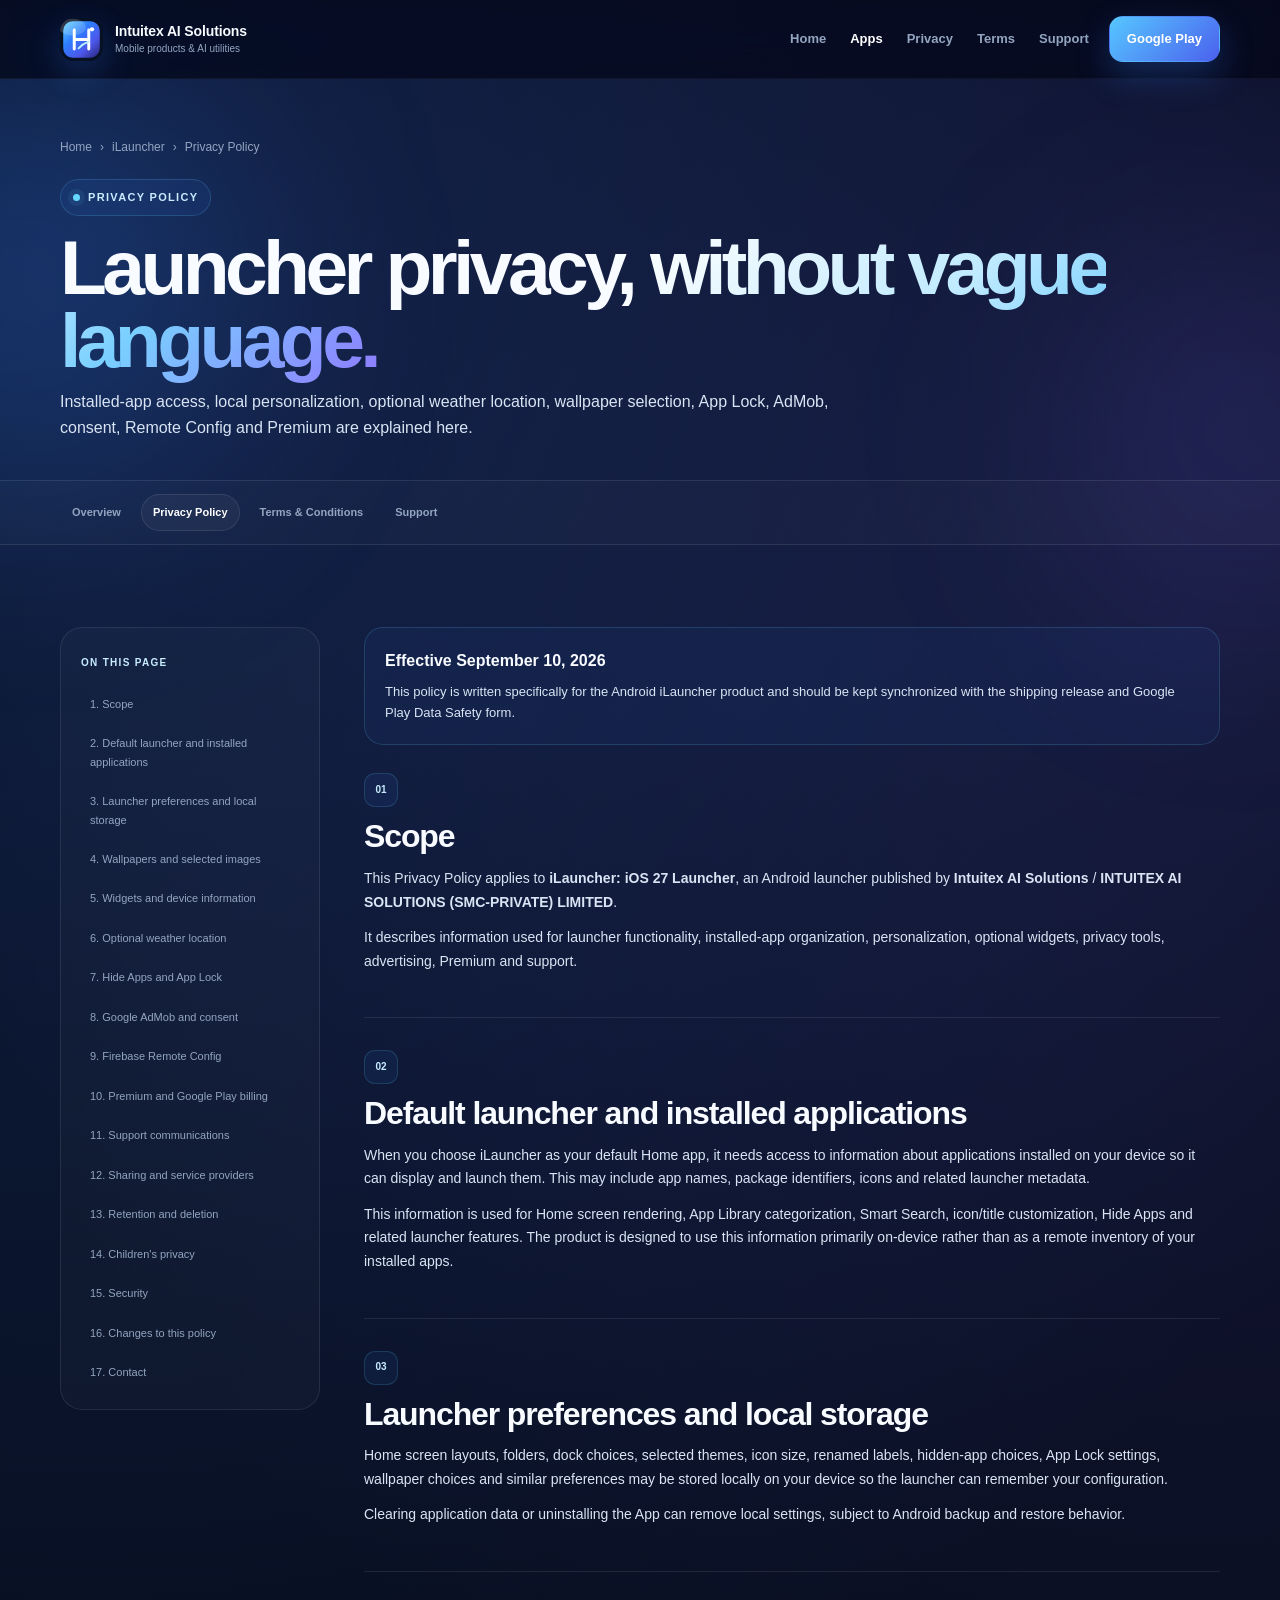
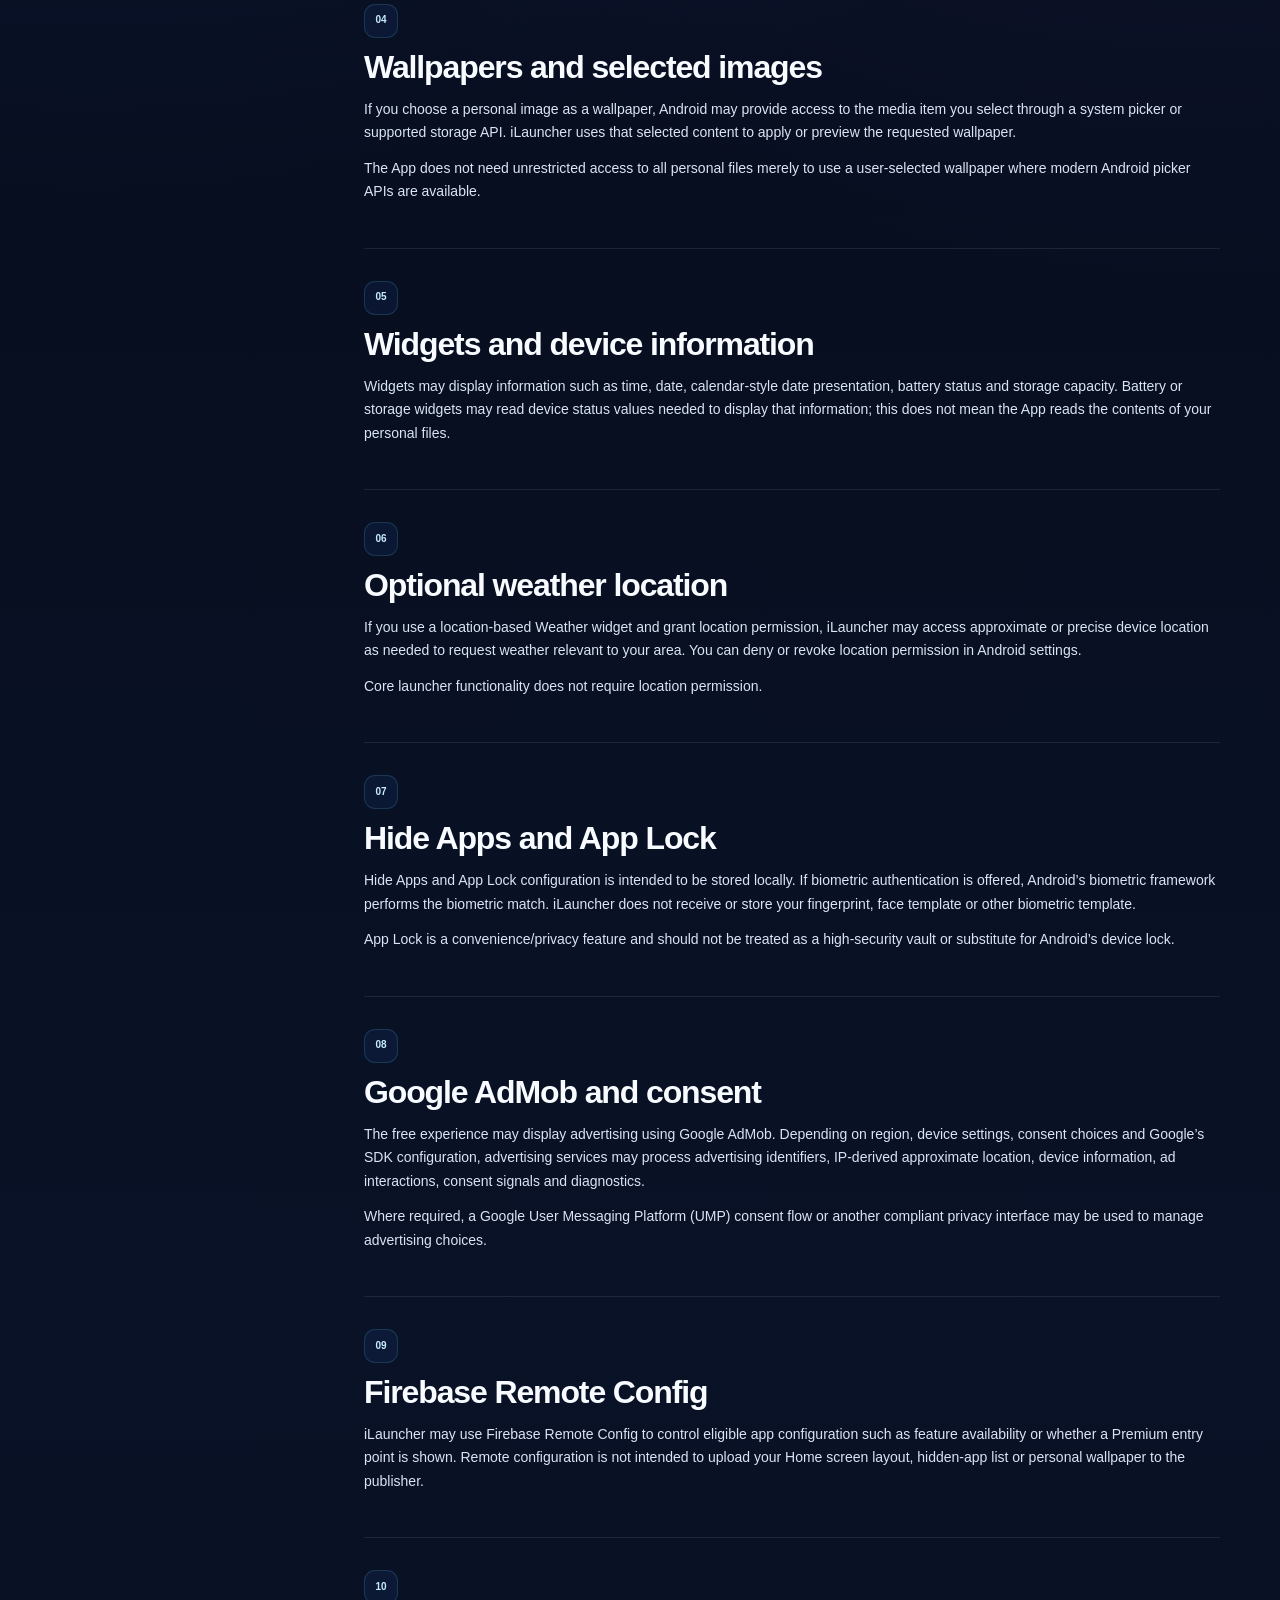
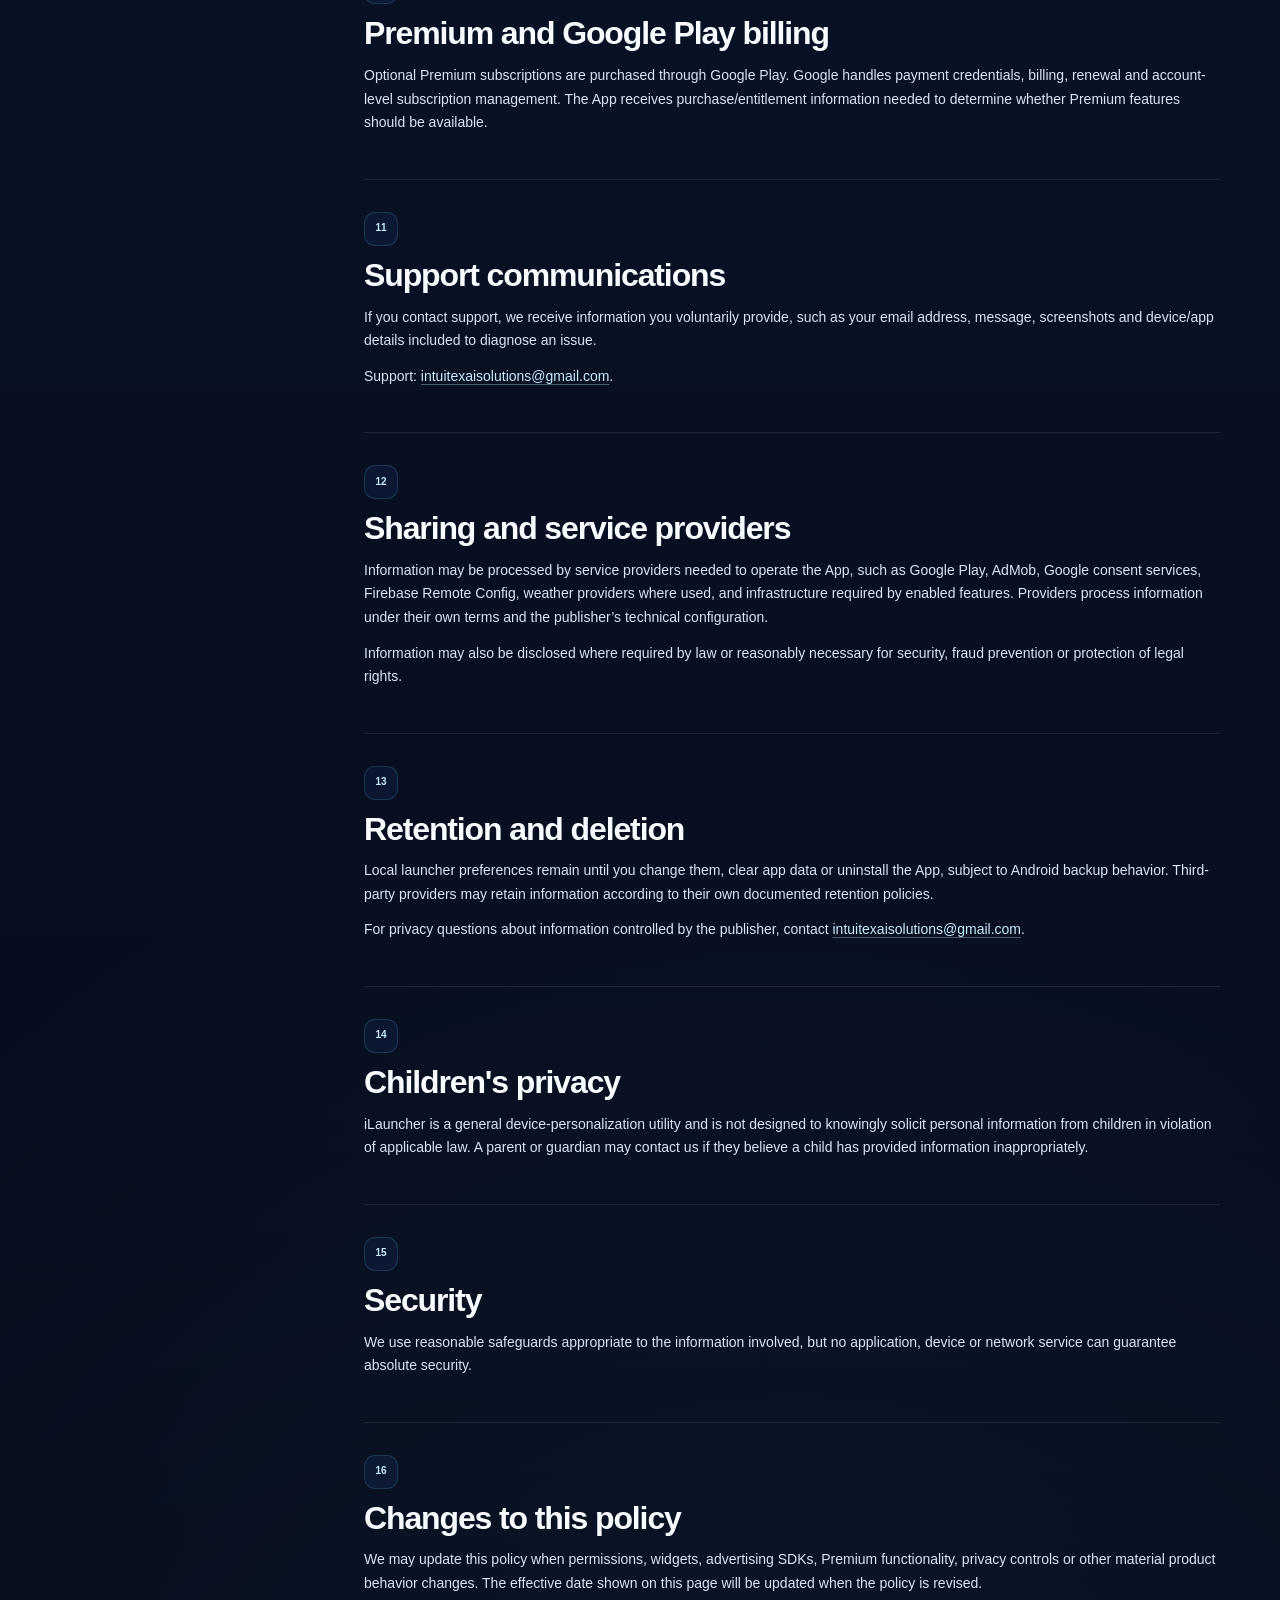
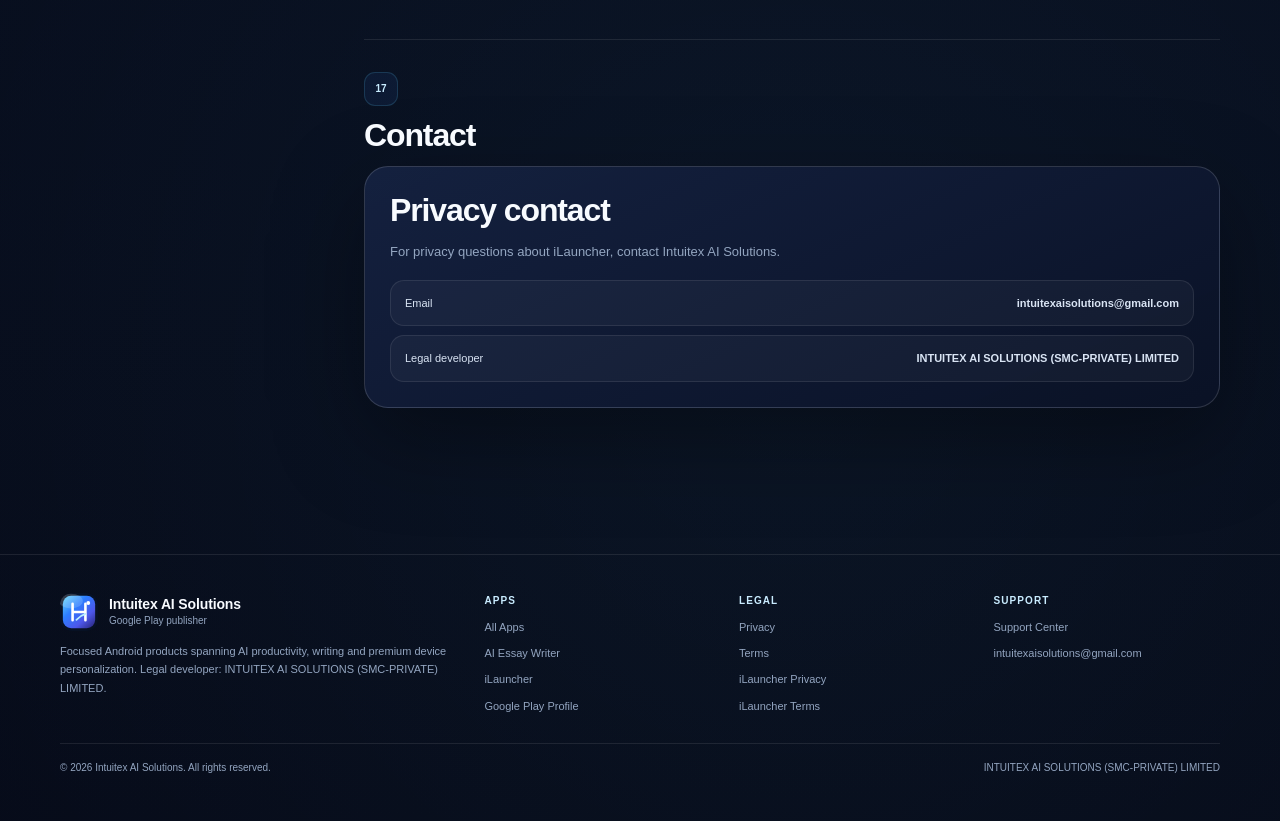
<file: apps/ilauncher/privacy/index.html>
<!doctype html><html lang="en"><head>
<meta charset="utf-8">
<meta name="viewport" content="width=device-width,initial-scale=1">
<title>Privacy Policy — iLauncher: iOS 27 Launcher</title>
<meta name="description" content="Privacy Policy for iLauncher by Intuitex AI Solutions, covering installed-app access, launcher preferences, widgets, AdMob, Premium and support.">
<meta name="author" content="Intuitex AI Solutions">
<meta name="robots" content="index,follow,max-image-preview:large">
<meta name="theme-color" content="#050816">
<link rel="canonical" href="https://intuitexaisolutions.github.io/apps/ilauncher/privacy/">
<link rel="icon" href="../../../assets/images/intuitex-mark.svg" type="image/svg+xml">
<link rel="stylesheet" href="../../../assets/css/site.css?v=2.0.0">
<script defer src="../../../assets/js/site.js?v=2.0.0"></script>
<meta property="og:type" content="website">
<meta property="og:title" content="Privacy Policy — iLauncher: iOS 27 Launcher">
<meta property="og:description" content="Privacy Policy for iLauncher by Intuitex AI Solutions, covering installed-app access, launcher preferences, widgets, AdMob, Premium and support.">
<meta property="og:url" content="https://intuitexaisolutions.github.io/apps/ilauncher/privacy/">
<meta property="og:image" content="https://intuitexaisolutions.github.io/assets/images/ilauncher-mark.svg">
<meta name="twitter:card" content="summary_large_image">

</head><body><div class="ambient a"></div><div class="ambient b"></div><a class="skip-link" href="#main">Skip to content</a><header class="site-header">
  <div class="container nav">
    <a class="brand" href="../../../">
      <img src="../../../assets/images/intuitex-mark.svg" alt="Intuitex AI Solutions mark">
      <span class="brand-copy"><strong>Intuitex AI Solutions</strong><small>Mobile products & AI utilities</small></span>
    </a>
    <nav class="desktop-nav" aria-label="Primary"><a href="../../../" >Home</a><a href="../../../apps/" aria-current="page">Apps</a><a href="../../../privacy/" >Privacy</a><a href="../../../terms/" >Terms</a><a href="../../../support/" >Support</a></nav>
    <div class="nav-actions">
      <a class="button button-primary" href="https://play.google.com/store/apps/developer?id=Intuitex+AI+Soultions" target="_blank" rel="noreferrer">Google Play</a>
      <button class="menu-button" data-menu-button type="button" aria-label="Open menu" aria-expanded="false">☰</button>
    </div>
  </div>
  <div class="container mobile-menu" data-mobile-menu><nav><a href="../../../">Home</a><a href="../../../apps/">Apps</a><a href="../../../privacy/">Privacy</a><a href="../../../terms/">Terms</a><a href="../../../support/">Support</a></nav></div>
</header>
<main id="main"><section class="legal-hero"><div class="container reveal"><div class="breadcrumbs"><a href="../../../">Home</a><span>›</span><a href="../">iLauncher</a><span>›</span><span>Privacy Policy</span></div><span class="eyebrow">Privacy Policy</span><h1>Launcher privacy, <span class="gradient-text">without vague language.</span></h1><p>Installed-app access, local personalization, optional weather location, wallpaper selection, App Lock, AdMob, consent, Remote Config and Premium are explained here.</p></div></section>
<div class="tabs"><div class="container"><a class="" href="../../../apps/ilauncher/">Overview</a><a class="active" href="../../../apps/ilauncher/privacy/">Privacy Policy</a><a class="" href="../../../apps/ilauncher/terms/">Terms & Conditions</a><a class="" href="../../../apps/ilauncher/support/">Support</a></div></div>
<section class="section"><div class="container legal-layout"><aside class="toc reveal"><strong>On this page</strong><nav><a href="#p1">1. Scope</a><a href="#p2">2. Default launcher and installed applications</a><a href="#p3">3. Launcher preferences and local storage</a><a href="#p4">4. Wallpapers and selected images</a><a href="#p5">5. Widgets and device information</a><a href="#p6">6. Optional weather location</a><a href="#p7">7. Hide Apps and App Lock</a><a href="#p8">8. Google AdMob and consent</a><a href="#p9">9. Firebase Remote Config</a><a href="#p10">10. Premium and Google Play billing</a><a href="#p11">11. Support communications</a><a href="#p12">12. Sharing and service providers</a><a href="#p13">13. Retention and deletion</a><a href="#p14">14. Children&#x27;s privacy</a><a href="#p15">15. Security</a><a href="#p16">16. Changes to this policy</a><a href="#p17">17. Contact</a></nav></aside><article class="document"><div class="callout reveal" style="margin-bottom:28px"><strong>Effective September 10, 2026</strong><p>This policy is written specifically for the Android iLauncher product and should be kept synchronized with the shipping release and Google Play Data Safety form.</p></div><section id="p1" class="doc-section reveal"><span class="doc-number">01</span><h2>Scope</h2><p>This Privacy Policy applies to <strong>iLauncher: iOS 27 Launcher</strong>, an Android launcher published by <strong>Intuitex AI Solutions</strong> / <strong>INTUITEX AI SOLUTIONS (SMC-PRIVATE) LIMITED</strong>.</p><p>It describes information used for launcher functionality, installed-app organization, personalization, optional widgets, privacy tools, advertising, Premium and support.</p></section><section id="p2" class="doc-section reveal"><span class="doc-number">02</span><h2>Default launcher and installed applications</h2><p>When you choose iLauncher as your default Home app, it needs access to information about applications installed on your device so it can display and launch them. This may include app names, package identifiers, icons and related launcher metadata.</p><p>This information is used for Home screen rendering, App Library categorization, Smart Search, icon/title customization, Hide Apps and related launcher features. The product is designed to use this information primarily on-device rather than as a remote inventory of your installed apps.</p></section><section id="p3" class="doc-section reveal"><span class="doc-number">03</span><h2>Launcher preferences and local storage</h2><p>Home screen layouts, folders, dock choices, selected themes, icon size, renamed labels, hidden-app choices, App Lock settings, wallpaper choices and similar preferences may be stored locally on your device so the launcher can remember your configuration.</p><p>Clearing application data or uninstalling the App can remove local settings, subject to Android backup and restore behavior.</p></section><section id="p4" class="doc-section reveal"><span class="doc-number">04</span><h2>Wallpapers and selected images</h2><p>If you choose a personal image as a wallpaper, Android may provide access to the media item you select through a system picker or supported storage API. iLauncher uses that selected content to apply or preview the requested wallpaper.</p><p>The App does not need unrestricted access to all personal files merely to use a user-selected wallpaper where modern Android picker APIs are available.</p></section><section id="p5" class="doc-section reveal"><span class="doc-number">05</span><h2>Widgets and device information</h2><p>Widgets may display information such as time, date, calendar-style date presentation, battery status and storage capacity. Battery or storage widgets may read device status values needed to display that information; this does not mean the App reads the contents of your personal files.</p></section><section id="p6" class="doc-section reveal"><span class="doc-number">06</span><h2>Optional weather location</h2><p>If you use a location-based Weather widget and grant location permission, iLauncher may access approximate or precise device location as needed to request weather relevant to your area. You can deny or revoke location permission in Android settings.</p><p>Core launcher functionality does not require location permission.</p></section><section id="p7" class="doc-section reveal"><span class="doc-number">07</span><h2>Hide Apps and App Lock</h2><p>Hide Apps and App Lock configuration is intended to be stored locally. If biometric authentication is offered, Android’s biometric framework performs the biometric match. iLauncher does not receive or store your fingerprint, face template or other biometric template.</p><p>App Lock is a convenience/privacy feature and should not be treated as a high-security vault or substitute for Android’s device lock.</p></section><section id="p8" class="doc-section reveal"><span class="doc-number">08</span><h2>Google AdMob and consent</h2><p>The free experience may display advertising using Google AdMob. Depending on region, device settings, consent choices and Google’s SDK configuration, advertising services may process advertising identifiers, IP-derived approximate location, device information, ad interactions, consent signals and diagnostics.</p><p>Where required, a Google User Messaging Platform (UMP) consent flow or another compliant privacy interface may be used to manage advertising choices.</p></section><section id="p9" class="doc-section reveal"><span class="doc-number">09</span><h2>Firebase Remote Config</h2><p>iLauncher may use Firebase Remote Config to control eligible app configuration such as feature availability or whether a Premium entry point is shown. Remote configuration is not intended to upload your Home screen layout, hidden-app list or personal wallpaper to the publisher.</p></section><section id="p10" class="doc-section reveal"><span class="doc-number">10</span><h2>Premium and Google Play billing</h2><p>Optional Premium subscriptions are purchased through Google Play. Google handles payment credentials, billing, renewal and account-level subscription management. The App receives purchase/entitlement information needed to determine whether Premium features should be available.</p></section><section id="p11" class="doc-section reveal"><span class="doc-number">11</span><h2>Support communications</h2><p>If you contact support, we receive information you voluntarily provide, such as your email address, message, screenshots and device/app details included to diagnose an issue.</p><p>Support: <a class="inline-link" href="mailto:intuitexaisolutions@gmail.com">intuitexaisolutions@gmail.com</a>.</p></section><section id="p12" class="doc-section reveal"><span class="doc-number">12</span><h2>Sharing and service providers</h2><p>Information may be processed by service providers needed to operate the App, such as Google Play, AdMob, Google consent services, Firebase Remote Config, weather providers where used, and infrastructure required by enabled features. Providers process information under their own terms and the publisher’s technical configuration.</p><p>Information may also be disclosed where required by law or reasonably necessary for security, fraud prevention or protection of legal rights.</p></section><section id="p13" class="doc-section reveal"><span class="doc-number">13</span><h2>Retention and deletion</h2><p>Local launcher preferences remain until you change them, clear app data or uninstall the App, subject to Android backup behavior. Third-party providers may retain information according to their own documented retention policies.</p><p>For privacy questions about information controlled by the publisher, contact <a class="inline-link" href="mailto:intuitexaisolutions@gmail.com">intuitexaisolutions@gmail.com</a>.</p></section><section id="p14" class="doc-section reveal"><span class="doc-number">14</span><h2>Children's privacy</h2><p>iLauncher is a general device-personalization utility and is not designed to knowingly solicit personal information from children in violation of applicable law. A parent or guardian may contact us if they believe a child has provided information inappropriately.</p></section><section id="p15" class="doc-section reveal"><span class="doc-number">15</span><h2>Security</h2><p>We use reasonable safeguards appropriate to the information involved, but no application, device or network service can guarantee absolute security.</p></section><section id="p16" class="doc-section reveal"><span class="doc-number">16</span><h2>Changes to this policy</h2><p>We may update this policy when permissions, widgets, advertising SDKs, Premium functionality, privacy controls or other material product behavior changes. The effective date shown on this page will be updated when the policy is revised.</p></section><section id="p17" class="doc-section reveal"><span class="doc-number">17</span><h2>Contact</h2><div class="contact-card"><h2>Privacy contact</h2><p style="color:var(--muted);font-size:13px">For privacy questions about iLauncher, contact Intuitex AI Solutions.</p><div class="contact-list"><a href="mailto:intuitexaisolutions@gmail.com"><span>Email</span><strong>intuitexaisolutions@gmail.com</strong></a><div class="contact-line"><span>Legal developer</span><strong>INTUITEX AI SOLUTIONS (SMC-PRIVATE) LIMITED</strong></div></div></div></section></article></div></section></main><footer class="footer">
  <div class="container footer-grid">
    <div>
      <div class="footer-brand"><img src="../../../assets/images/intuitex-mark.svg" alt=""><div class="brand-copy"><strong>Intuitex AI Solutions</strong><small>Google Play publisher</small></div></div>
      <p>Focused Android products spanning AI productivity, writing and premium device personalization. Legal developer: INTUITEX AI SOLUTIONS (SMC-PRIVATE) LIMITED.</p>
    </div>
    <div class="footer-links"><strong>Apps</strong><a href="../../../apps/">All Apps</a><a href="../../../apps/ai-essay-writer/">AI Essay Writer</a><a href="../../../apps/ilauncher/">iLauncher</a><a href="https://play.google.com/store/apps/developer?id=Intuitex+AI+Soultions" target="_blank" rel="noreferrer">Google Play Profile</a></div>
    <div class="footer-links"><strong>Legal</strong><a href="../../../privacy/">Privacy</a><a href="../../../terms/">Terms</a><a href="../../../apps/ilauncher/privacy/">iLauncher Privacy</a><a href="../../../apps/ilauncher/terms/">iLauncher Terms</a></div>
    <div class="footer-links"><strong>Support</strong><a href="../../../support/">Support Center</a><a href="mailto:intuitexaisolutions@gmail.com">intuitexaisolutions@gmail.com</a></div>
  </div>
  <div class="container copyright"><span>© <span data-year></span> Intuitex AI Solutions. All rights reserved.</span><span>INTUITEX AI SOLUTIONS (SMC-PRIVATE) LIMITED</span></div>
</footer></body></html>
</file>
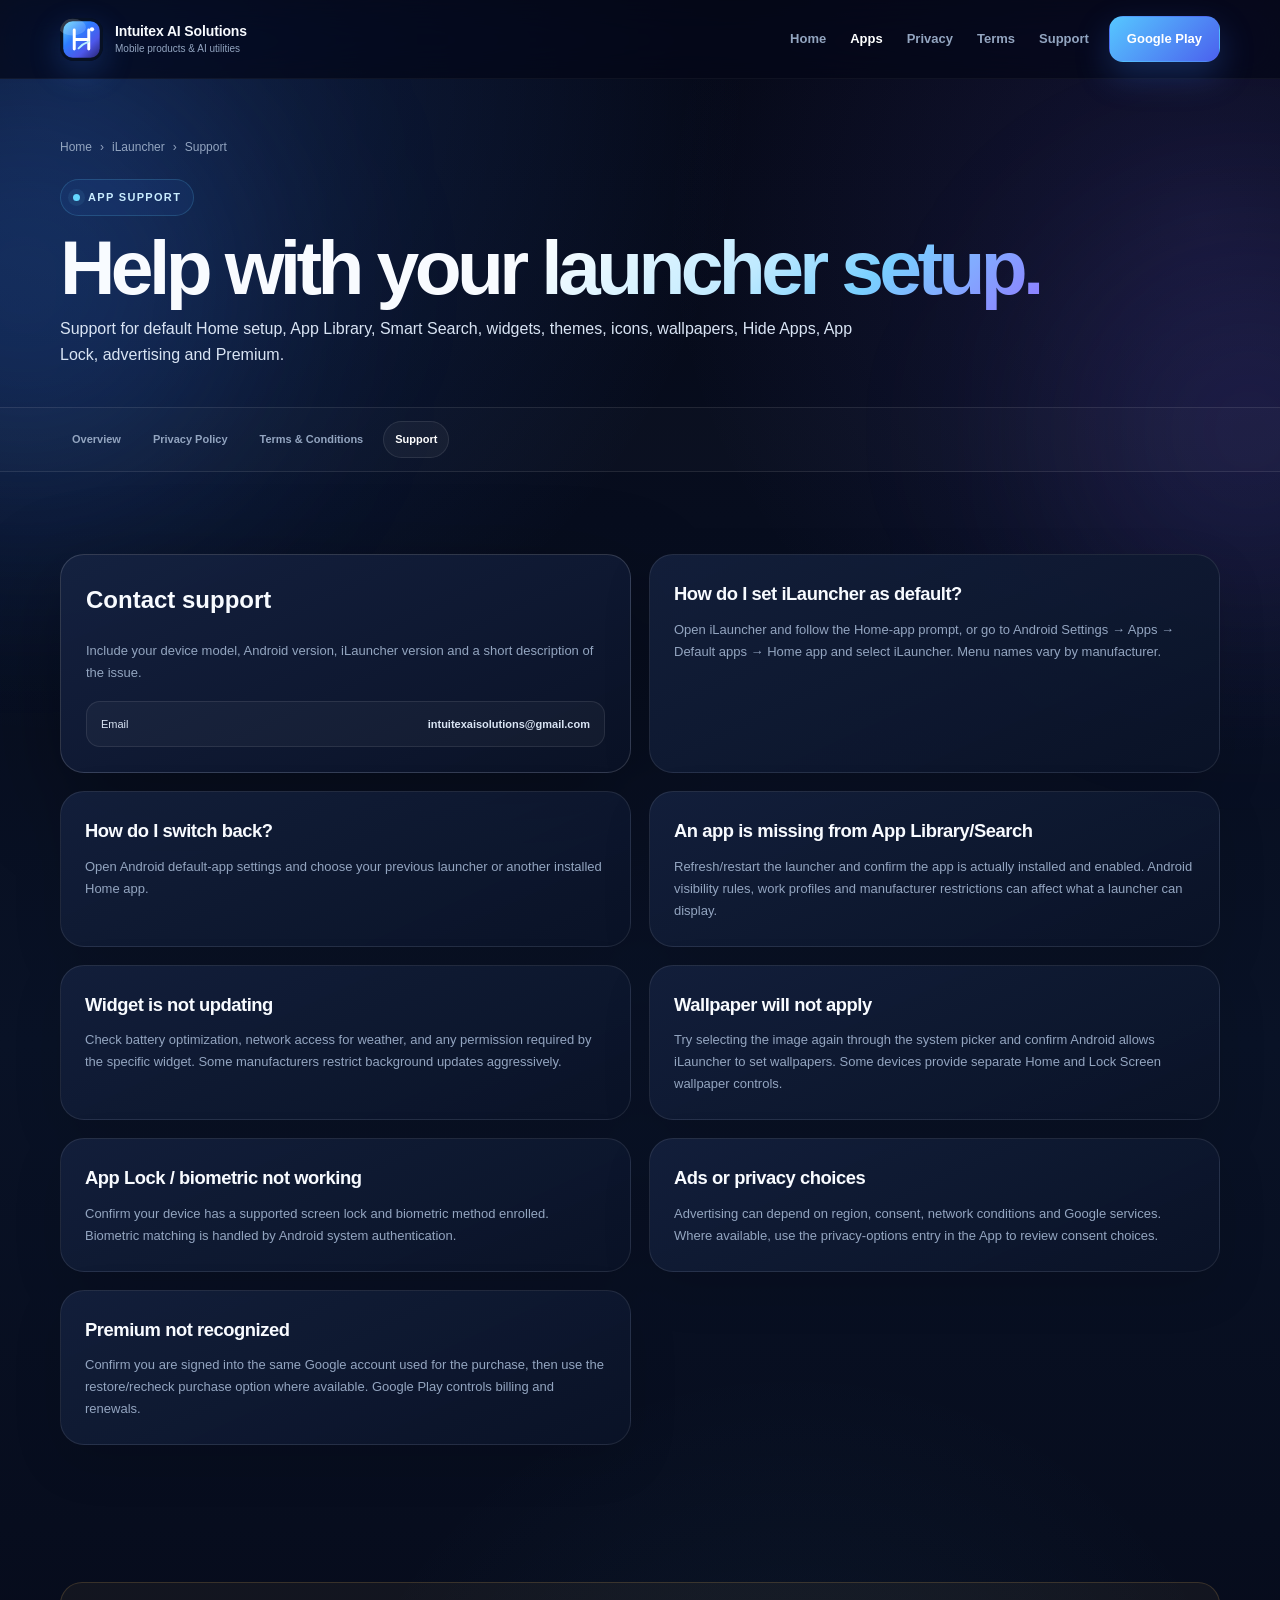
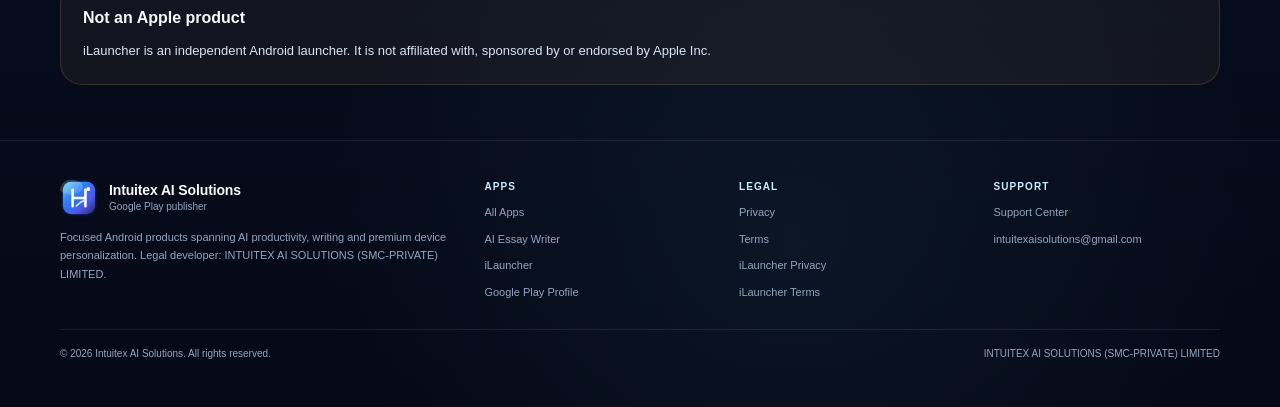
<file: apps/ilauncher/support/index.html>
<!doctype html><html lang="en"><head>
<meta charset="utf-8">
<meta name="viewport" content="width=device-width,initial-scale=1">
<title>Support — iLauncher: iOS 27 Launcher</title>
<meta name="description" content="Official support for iLauncher by Intuitex AI Solutions: default launcher, widgets, themes, App Library, App Lock, ads and Premium.">
<meta name="author" content="Intuitex AI Solutions">
<meta name="robots" content="index,follow,max-image-preview:large">
<meta name="theme-color" content="#050816">
<link rel="canonical" href="https://intuitexaisolutions.github.io/apps/ilauncher/support/">
<link rel="icon" href="../../../assets/images/intuitex-mark.svg" type="image/svg+xml">
<link rel="stylesheet" href="../../../assets/css/site.css?v=2.0.0">
<script defer src="../../../assets/js/site.js?v=2.0.0"></script>
<meta property="og:type" content="website">
<meta property="og:title" content="Support — iLauncher: iOS 27 Launcher">
<meta property="og:description" content="Official support for iLauncher by Intuitex AI Solutions: default launcher, widgets, themes, App Library, App Lock, ads and Premium.">
<meta property="og:url" content="https://intuitexaisolutions.github.io/apps/ilauncher/support/">
<meta property="og:image" content="https://intuitexaisolutions.github.io/assets/images/ilauncher-mark.svg">
<meta name="twitter:card" content="summary_large_image">

</head><body><div class="ambient a"></div><div class="ambient b"></div><a class="skip-link" href="#main">Skip to content</a><header class="site-header">
  <div class="container nav">
    <a class="brand" href="../../../">
      <img src="../../../assets/images/intuitex-mark.svg" alt="Intuitex AI Solutions mark">
      <span class="brand-copy"><strong>Intuitex AI Solutions</strong><small>Mobile products & AI utilities</small></span>
    </a>
    <nav class="desktop-nav" aria-label="Primary"><a href="../../../" >Home</a><a href="../../../apps/" aria-current="page">Apps</a><a href="../../../privacy/" >Privacy</a><a href="../../../terms/" >Terms</a><a href="../../../support/" >Support</a></nav>
    <div class="nav-actions">
      <a class="button button-primary" href="https://play.google.com/store/apps/developer?id=Intuitex+AI+Soultions" target="_blank" rel="noreferrer">Google Play</a>
      <button class="menu-button" data-menu-button type="button" aria-label="Open menu" aria-expanded="false">☰</button>
    </div>
  </div>
  <div class="container mobile-menu" data-mobile-menu><nav><a href="../../../">Home</a><a href="../../../apps/">Apps</a><a href="../../../privacy/">Privacy</a><a href="../../../terms/">Terms</a><a href="../../../support/">Support</a></nav></div>
</header>
<main id="main"><section class="legal-hero"><div class="container reveal"><div class="breadcrumbs"><a href="../../../">Home</a><span>›</span><a href="../">iLauncher</a><span>›</span><span>Support</span></div><span class="eyebrow">App Support</span><h1>Help with your <span class="gradient-text">launcher setup.</span></h1><p>Support for default Home setup, App Library, Smart Search, widgets, themes, icons, wallpapers, Hide Apps, App Lock, advertising and Premium.</p></div></section>
<div class="tabs"><div class="container"><a class="" href="../../../apps/ilauncher/">Overview</a><a class="" href="../../../apps/ilauncher/privacy/">Privacy Policy</a><a class="" href="../../../apps/ilauncher/terms/">Terms & Conditions</a><a class="active" href="../../../apps/ilauncher/support/">Support</a></div></div>
<section class="section"><div class="container grid-2">
  <article class="contact-card reveal"><h2>Contact support</h2><p style="color:var(--muted);font-size:13px">Include your device model, Android version, iLauncher version and a short description of the issue.</p><div class="contact-list"><a href="mailto:intuitexaisolutions@gmail.com?subject=iLauncher%20Support"><span>Email</span><strong>intuitexaisolutions@gmail.com</strong></a></div></article>
  <article class="card reveal"><h3>How do I set iLauncher as default?</h3><p>Open iLauncher and follow the Home-app prompt, or go to Android Settings → Apps → Default apps → Home app and select iLauncher. Menu names vary by manufacturer.</p></article>
  <article class="card reveal"><h3>How do I switch back?</h3><p>Open Android default-app settings and choose your previous launcher or another installed Home app.</p></article>
  <article class="card reveal"><h3>An app is missing from App Library/Search</h3><p>Refresh/restart the launcher and confirm the app is actually installed and enabled. Android visibility rules, work profiles and manufacturer restrictions can affect what a launcher can display.</p></article>
  <article class="card reveal"><h3>Widget is not updating</h3><p>Check battery optimization, network access for weather, and any permission required by the specific widget. Some manufacturers restrict background updates aggressively.</p></article>
  <article class="card reveal"><h3>Wallpaper will not apply</h3><p>Try selecting the image again through the system picker and confirm Android allows iLauncher to set wallpapers. Some devices provide separate Home and Lock Screen wallpaper controls.</p></article>
  <article class="card reveal"><h3>App Lock / biometric not working</h3><p>Confirm your device has a supported screen lock and biometric method enrolled. Biometric matching is handled by Android system authentication.</p></article>
  <article class="card reveal"><h3>Ads or privacy choices</h3><p>Advertising can depend on region, consent, network conditions and Google services. Where available, use the privacy-options entry in the App to review consent choices.</p></article>
  <article class="card reveal"><h3>Premium not recognized</h3><p>Confirm you are signed into the same Google account used for the purchase, then use the restore/recheck purchase option where available. Google Play controls billing and renewals.</p></article>
</div></section>
<section class="section-tight"><div class="container disclaimer-box reveal"><strong>Not an Apple product</strong><p>iLauncher is an independent Android launcher. It is not affiliated with, sponsored by or endorsed by Apple Inc.</p></div></section>
</main><footer class="footer">
  <div class="container footer-grid">
    <div>
      <div class="footer-brand"><img src="../../../assets/images/intuitex-mark.svg" alt=""><div class="brand-copy"><strong>Intuitex AI Solutions</strong><small>Google Play publisher</small></div></div>
      <p>Focused Android products spanning AI productivity, writing and premium device personalization. Legal developer: INTUITEX AI SOLUTIONS (SMC-PRIVATE) LIMITED.</p>
    </div>
    <div class="footer-links"><strong>Apps</strong><a href="../../../apps/">All Apps</a><a href="../../../apps/ai-essay-writer/">AI Essay Writer</a><a href="../../../apps/ilauncher/">iLauncher</a><a href="https://play.google.com/store/apps/developer?id=Intuitex+AI+Soultions" target="_blank" rel="noreferrer">Google Play Profile</a></div>
    <div class="footer-links"><strong>Legal</strong><a href="../../../privacy/">Privacy</a><a href="../../../terms/">Terms</a><a href="../../../apps/ilauncher/privacy/">iLauncher Privacy</a><a href="../../../apps/ilauncher/terms/">iLauncher Terms</a></div>
    <div class="footer-links"><strong>Support</strong><a href="../../../support/">Support Center</a><a href="mailto:intuitexaisolutions@gmail.com">intuitexaisolutions@gmail.com</a></div>
  </div>
  <div class="container copyright"><span>© <span data-year></span> Intuitex AI Solutions. All rights reserved.</span><span>INTUITEX AI SOLUTIONS (SMC-PRIVATE) LIMITED</span></div>
</footer></body></html>
</file>
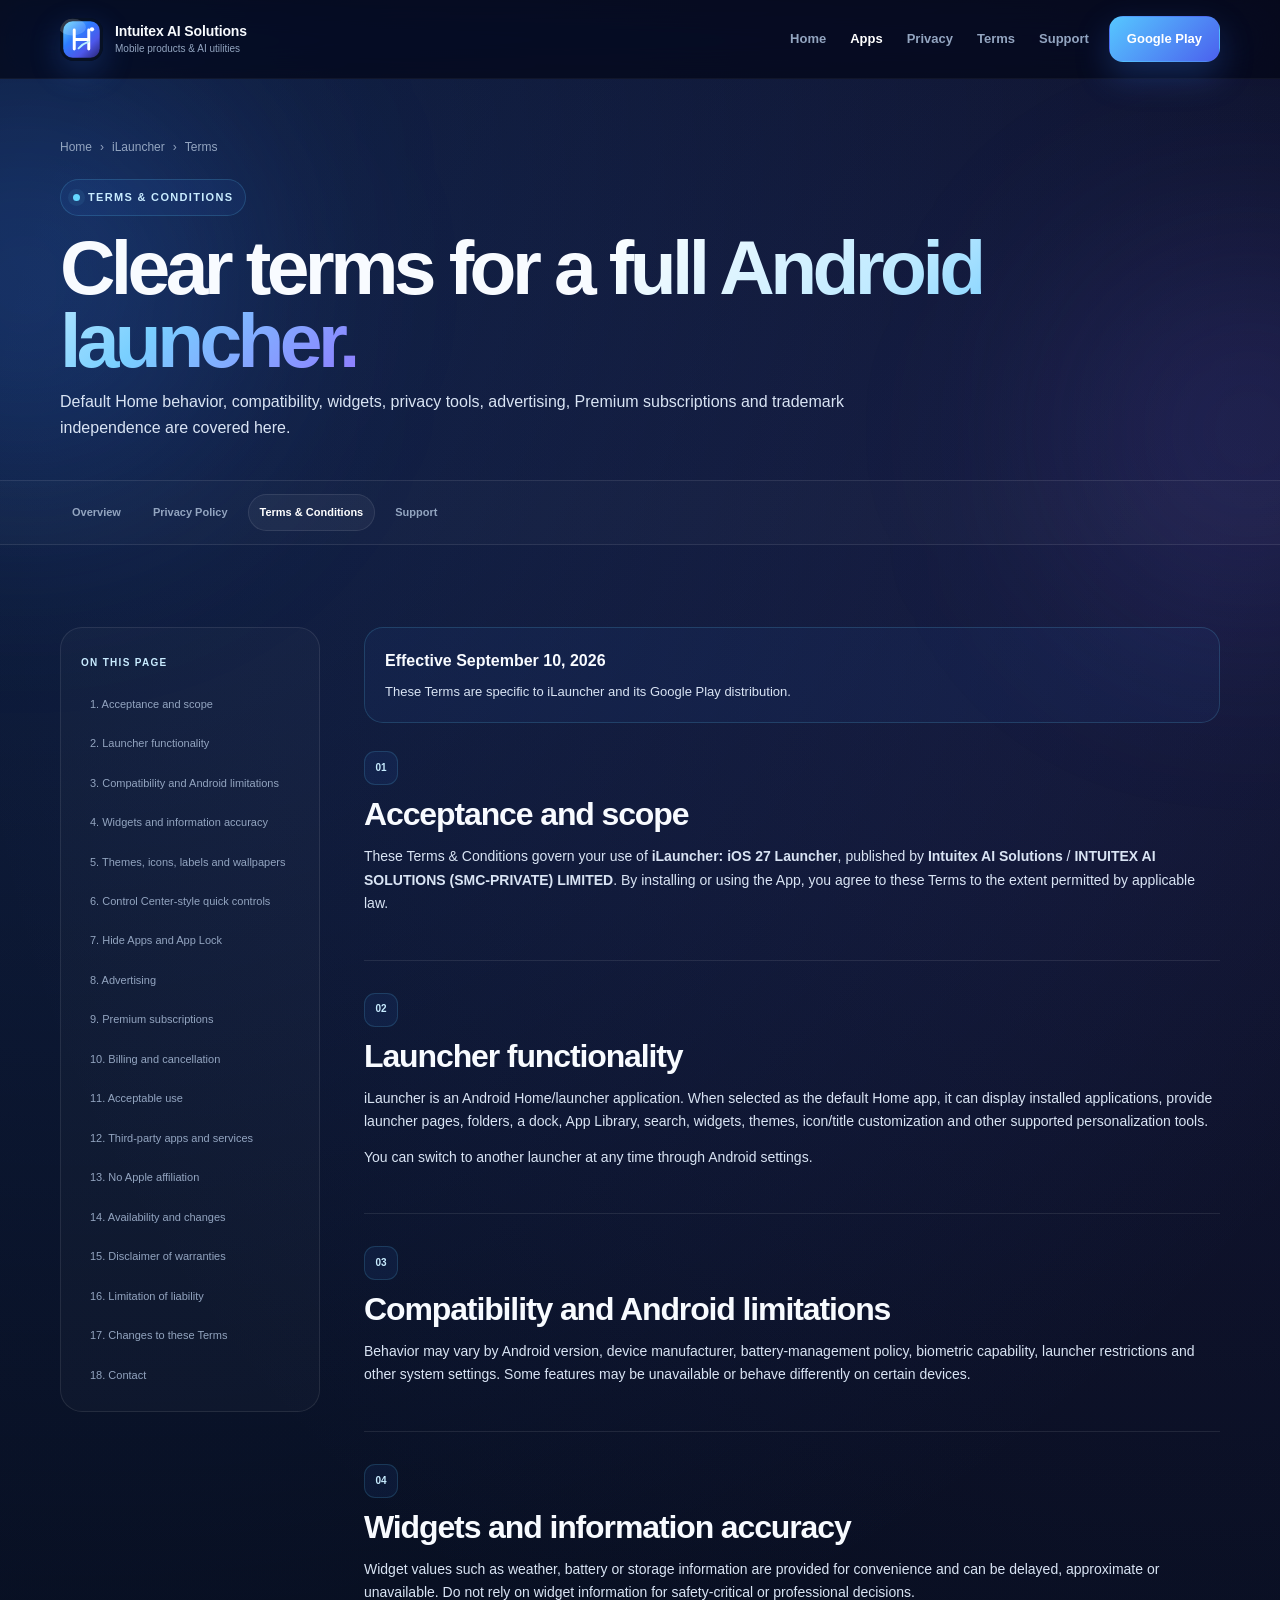
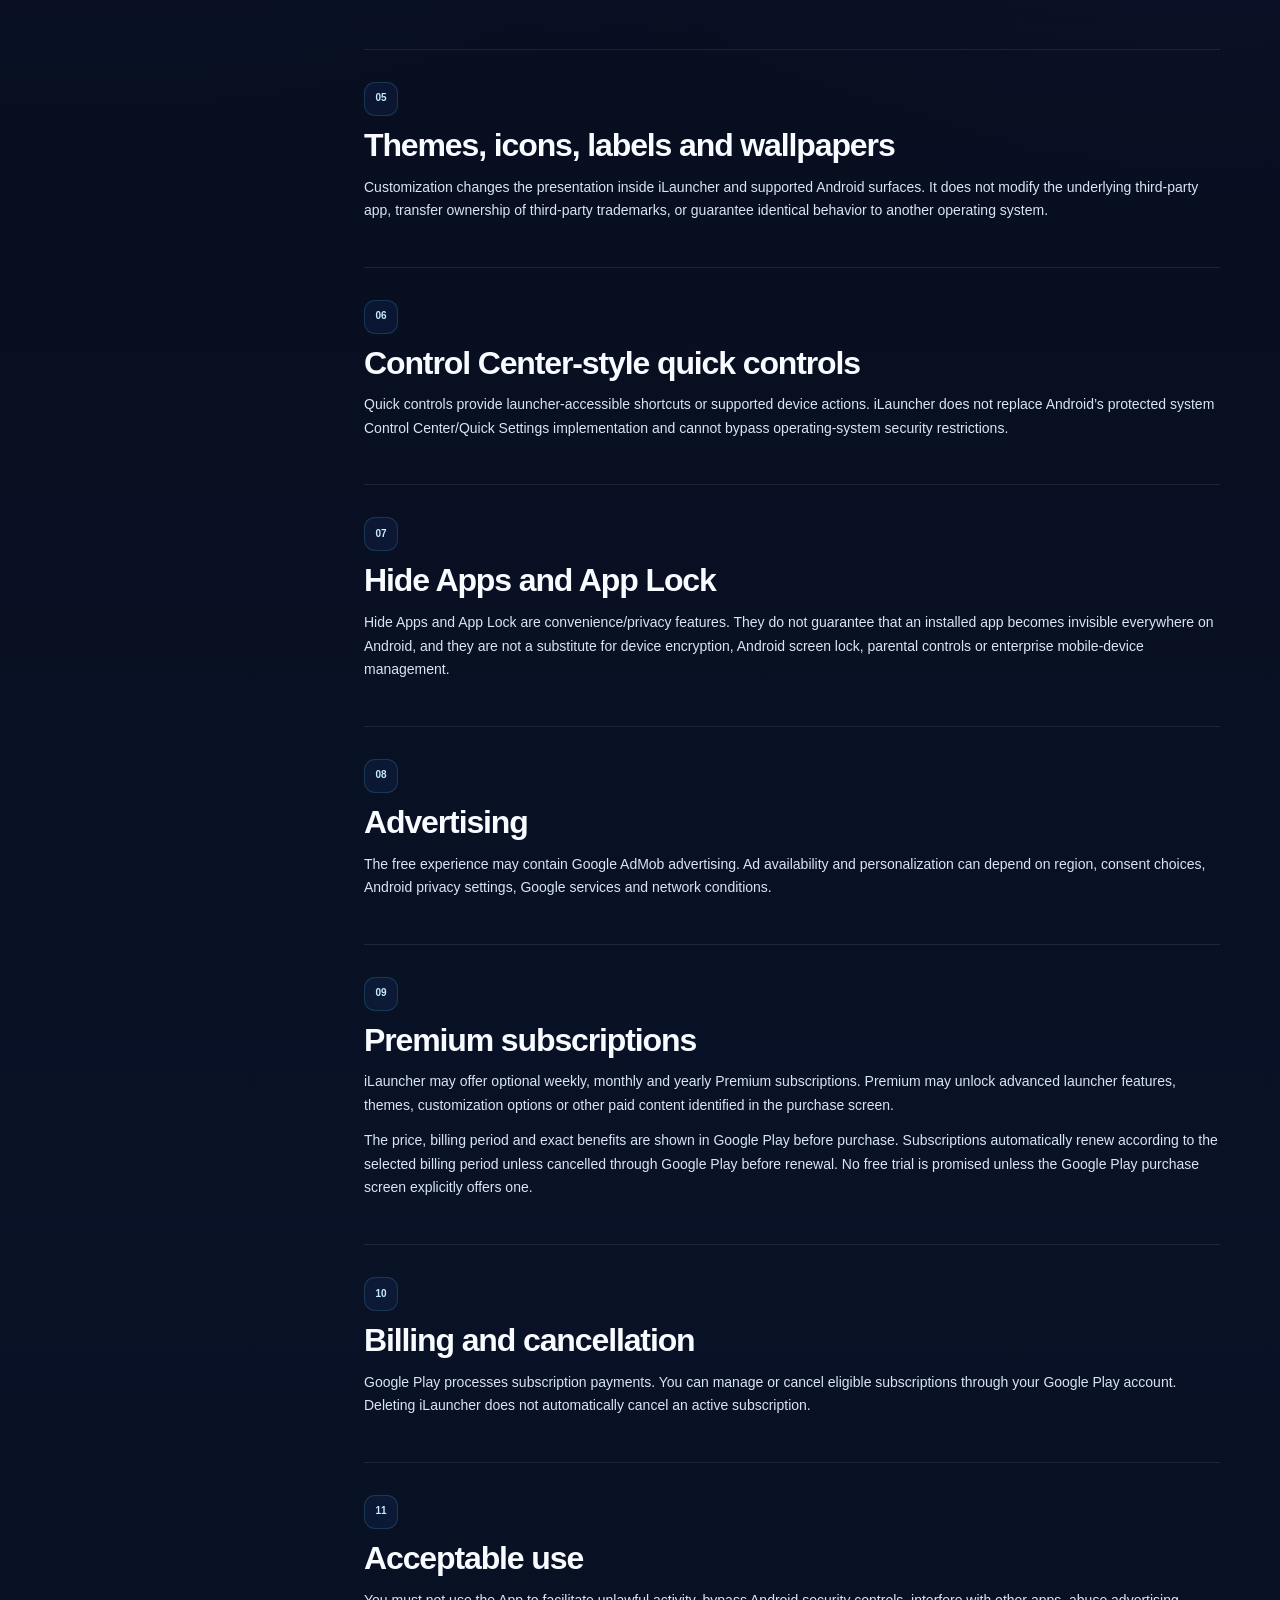
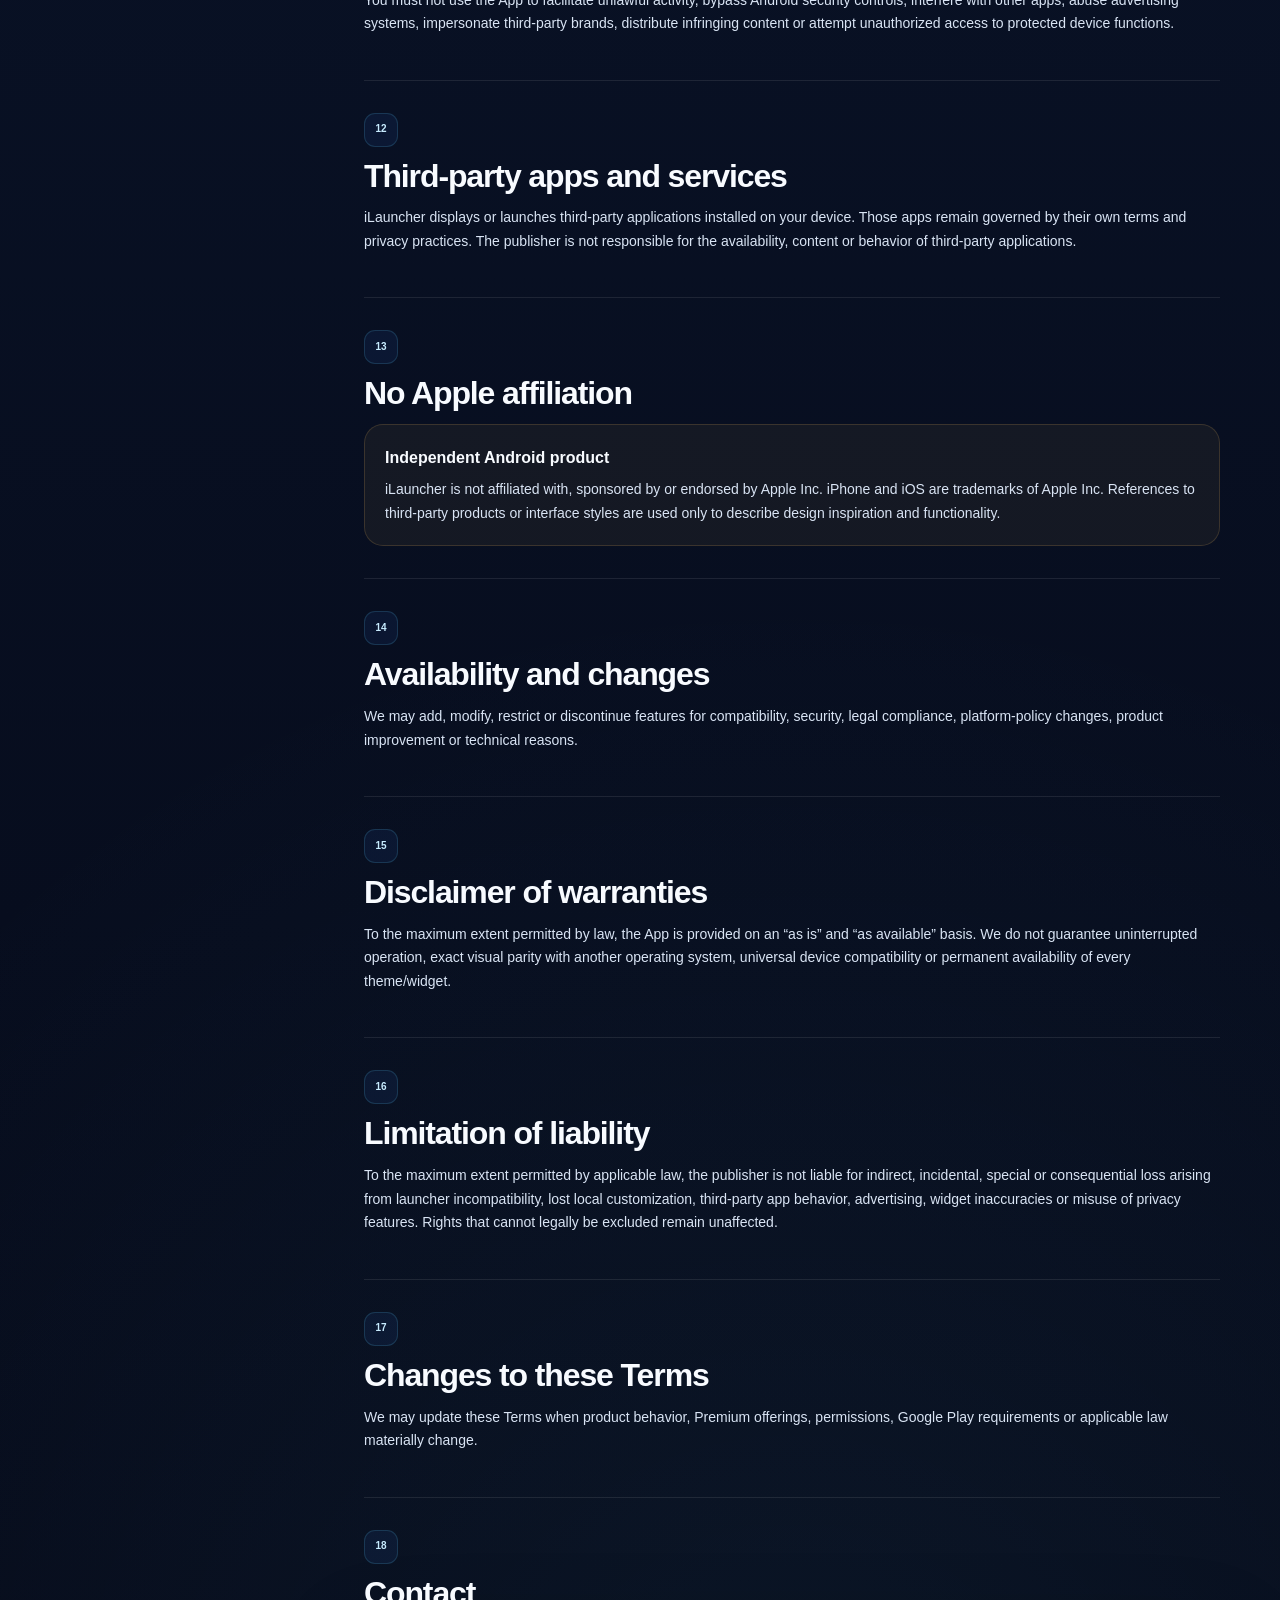
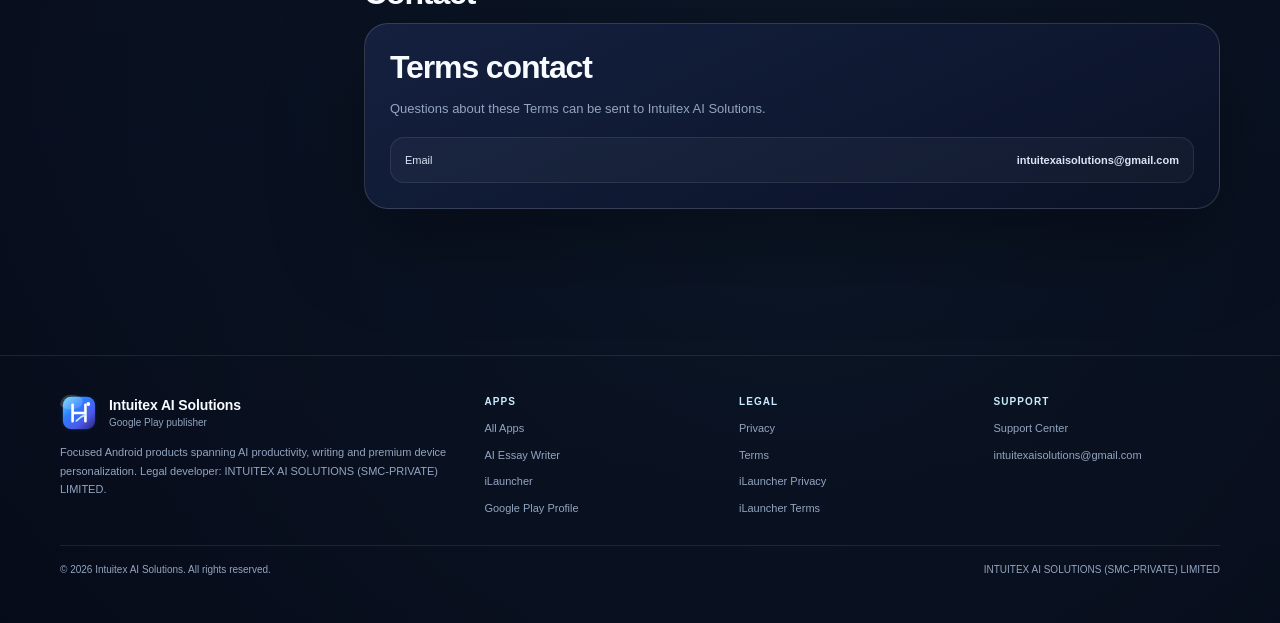
<file: apps/ilauncher/terms/index.html>
<!doctype html><html lang="en"><head>
<meta charset="utf-8">
<meta name="viewport" content="width=device-width,initial-scale=1">
<title>Terms &amp; Conditions — iLauncher: iOS 27 Launcher</title>
<meta name="description" content="Terms and Conditions for iLauncher by Intuitex AI Solutions, covering launcher behavior, Premium, ads, compatibility, privacy tools and trademarks.">
<meta name="author" content="Intuitex AI Solutions">
<meta name="robots" content="index,follow,max-image-preview:large">
<meta name="theme-color" content="#050816">
<link rel="canonical" href="https://intuitexaisolutions.github.io/apps/ilauncher/terms/">
<link rel="icon" href="../../../assets/images/intuitex-mark.svg" type="image/svg+xml">
<link rel="stylesheet" href="../../../assets/css/site.css?v=2.0.0">
<script defer src="../../../assets/js/site.js?v=2.0.0"></script>
<meta property="og:type" content="website">
<meta property="og:title" content="Terms &amp; Conditions — iLauncher: iOS 27 Launcher">
<meta property="og:description" content="Terms and Conditions for iLauncher by Intuitex AI Solutions, covering launcher behavior, Premium, ads, compatibility, privacy tools and trademarks.">
<meta property="og:url" content="https://intuitexaisolutions.github.io/apps/ilauncher/terms/">
<meta property="og:image" content="https://intuitexaisolutions.github.io/assets/images/ilauncher-mark.svg">
<meta name="twitter:card" content="summary_large_image">

</head><body><div class="ambient a"></div><div class="ambient b"></div><a class="skip-link" href="#main">Skip to content</a><header class="site-header">
  <div class="container nav">
    <a class="brand" href="../../../">
      <img src="../../../assets/images/intuitex-mark.svg" alt="Intuitex AI Solutions mark">
      <span class="brand-copy"><strong>Intuitex AI Solutions</strong><small>Mobile products & AI utilities</small></span>
    </a>
    <nav class="desktop-nav" aria-label="Primary"><a href="../../../" >Home</a><a href="../../../apps/" aria-current="page">Apps</a><a href="../../../privacy/" >Privacy</a><a href="../../../terms/" >Terms</a><a href="../../../support/" >Support</a></nav>
    <div class="nav-actions">
      <a class="button button-primary" href="https://play.google.com/store/apps/developer?id=Intuitex+AI+Soultions" target="_blank" rel="noreferrer">Google Play</a>
      <button class="menu-button" data-menu-button type="button" aria-label="Open menu" aria-expanded="false">☰</button>
    </div>
  </div>
  <div class="container mobile-menu" data-mobile-menu><nav><a href="../../../">Home</a><a href="../../../apps/">Apps</a><a href="../../../privacy/">Privacy</a><a href="../../../terms/">Terms</a><a href="../../../support/">Support</a></nav></div>
</header>
<main id="main"><section class="legal-hero"><div class="container reveal"><div class="breadcrumbs"><a href="../../../">Home</a><span>›</span><a href="../">iLauncher</a><span>›</span><span>Terms</span></div><span class="eyebrow">Terms & Conditions</span><h1>Clear terms for a <span class="gradient-text">full Android launcher.</span></h1><p>Default Home behavior, compatibility, widgets, privacy tools, advertising, Premium subscriptions and trademark independence are covered here.</p></div></section>
<div class="tabs"><div class="container"><a class="" href="../../../apps/ilauncher/">Overview</a><a class="" href="../../../apps/ilauncher/privacy/">Privacy Policy</a><a class="active" href="../../../apps/ilauncher/terms/">Terms & Conditions</a><a class="" href="../../../apps/ilauncher/support/">Support</a></div></div>
<section class="section"><div class="container legal-layout"><aside class="toc reveal"><strong>On this page</strong><nav><a href="#t1">1. Acceptance and scope</a><a href="#t2">2. Launcher functionality</a><a href="#t3">3. Compatibility and Android limitations</a><a href="#t4">4. Widgets and information accuracy</a><a href="#t5">5. Themes, icons, labels and wallpapers</a><a href="#t6">6. Control Center-style quick controls</a><a href="#t7">7. Hide Apps and App Lock</a><a href="#t8">8. Advertising</a><a href="#t9">9. Premium subscriptions</a><a href="#t10">10. Billing and cancellation</a><a href="#t11">11. Acceptable use</a><a href="#t12">12. Third-party apps and services</a><a href="#t13">13. No Apple affiliation</a><a href="#t14">14. Availability and changes</a><a href="#t15">15. Disclaimer of warranties</a><a href="#t16">16. Limitation of liability</a><a href="#t17">17. Changes to these Terms</a><a href="#t18">18. Contact</a></nav></aside><article class="document"><div class="callout reveal" style="margin-bottom:28px"><strong>Effective September 10, 2026</strong><p>These Terms are specific to iLauncher and its Google Play distribution.</p></div><section id="t1" class="doc-section reveal"><span class="doc-number">01</span><h2>Acceptance and scope</h2><p>These Terms & Conditions govern your use of <strong>iLauncher: iOS 27 Launcher</strong>, published by <strong>Intuitex AI Solutions</strong> / <strong>INTUITEX AI SOLUTIONS (SMC-PRIVATE) LIMITED</strong>. By installing or using the App, you agree to these Terms to the extent permitted by applicable law.</p></section><section id="t2" class="doc-section reveal"><span class="doc-number">02</span><h2>Launcher functionality</h2><p>iLauncher is an Android Home/launcher application. When selected as the default Home app, it can display installed applications, provide launcher pages, folders, a dock, App Library, search, widgets, themes, icon/title customization and other supported personalization tools.</p><p>You can switch to another launcher at any time through Android settings.</p></section><section id="t3" class="doc-section reveal"><span class="doc-number">03</span><h2>Compatibility and Android limitations</h2><p>Behavior may vary by Android version, device manufacturer, battery-management policy, biometric capability, launcher restrictions and other system settings. Some features may be unavailable or behave differently on certain devices.</p></section><section id="t4" class="doc-section reveal"><span class="doc-number">04</span><h2>Widgets and information accuracy</h2><p>Widget values such as weather, battery or storage information are provided for convenience and can be delayed, approximate or unavailable. Do not rely on widget information for safety-critical or professional decisions.</p></section><section id="t5" class="doc-section reveal"><span class="doc-number">05</span><h2>Themes, icons, labels and wallpapers</h2><p>Customization changes the presentation inside iLauncher and supported Android surfaces. It does not modify the underlying third-party app, transfer ownership of third-party trademarks, or guarantee identical behavior to another operating system.</p></section><section id="t6" class="doc-section reveal"><span class="doc-number">06</span><h2>Control Center-style quick controls</h2><p>Quick controls provide launcher-accessible shortcuts or supported device actions. iLauncher does not replace Android’s protected system Control Center/Quick Settings implementation and cannot bypass operating-system security restrictions.</p></section><section id="t7" class="doc-section reveal"><span class="doc-number">07</span><h2>Hide Apps and App Lock</h2><p>Hide Apps and App Lock are convenience/privacy features. They do not guarantee that an installed app becomes invisible everywhere on Android, and they are not a substitute for device encryption, Android screen lock, parental controls or enterprise mobile-device management.</p></section><section id="t8" class="doc-section reveal"><span class="doc-number">08</span><h2>Advertising</h2><p>The free experience may contain Google AdMob advertising. Ad availability and personalization can depend on region, consent choices, Android privacy settings, Google services and network conditions.</p></section><section id="t9" class="doc-section reveal"><span class="doc-number">09</span><h2>Premium subscriptions</h2><p>iLauncher may offer optional weekly, monthly and yearly Premium subscriptions. Premium may unlock advanced launcher features, themes, customization options or other paid content identified in the purchase screen.</p><p>The price, billing period and exact benefits are shown in Google Play before purchase. Subscriptions automatically renew according to the selected billing period unless cancelled through Google Play before renewal. No free trial is promised unless the Google Play purchase screen explicitly offers one.</p></section><section id="t10" class="doc-section reveal"><span class="doc-number">10</span><h2>Billing and cancellation</h2><p>Google Play processes subscription payments. You can manage or cancel eligible subscriptions through your Google Play account. Deleting iLauncher does not automatically cancel an active subscription.</p></section><section id="t11" class="doc-section reveal"><span class="doc-number">11</span><h2>Acceptable use</h2><p>You must not use the App to facilitate unlawful activity, bypass Android security controls, interfere with other apps, abuse advertising systems, impersonate third-party brands, distribute infringing content or attempt unauthorized access to protected device functions.</p></section><section id="t12" class="doc-section reveal"><span class="doc-number">12</span><h2>Third-party apps and services</h2><p>iLauncher displays or launches third-party applications installed on your device. Those apps remain governed by their own terms and privacy practices. The publisher is not responsible for the availability, content or behavior of third-party applications.</p></section><section id="t13" class="doc-section reveal"><span class="doc-number">13</span><h2>No Apple affiliation</h2><div class="callout warning"><strong>Independent Android product</strong><p>iLauncher is not affiliated with, sponsored by or endorsed by Apple Inc. iPhone and iOS are trademarks of Apple Inc. References to third-party products or interface styles are used only to describe design inspiration and functionality.</p></div></section><section id="t14" class="doc-section reveal"><span class="doc-number">14</span><h2>Availability and changes</h2><p>We may add, modify, restrict or discontinue features for compatibility, security, legal compliance, platform-policy changes, product improvement or technical reasons.</p></section><section id="t15" class="doc-section reveal"><span class="doc-number">15</span><h2>Disclaimer of warranties</h2><p>To the maximum extent permitted by law, the App is provided on an “as is” and “as available” basis. We do not guarantee uninterrupted operation, exact visual parity with another operating system, universal device compatibility or permanent availability of every theme/widget.</p></section><section id="t16" class="doc-section reveal"><span class="doc-number">16</span><h2>Limitation of liability</h2><p>To the maximum extent permitted by applicable law, the publisher is not liable for indirect, incidental, special or consequential loss arising from launcher incompatibility, lost local customization, third-party app behavior, advertising, widget inaccuracies or misuse of privacy features. Rights that cannot legally be excluded remain unaffected.</p></section><section id="t17" class="doc-section reveal"><span class="doc-number">17</span><h2>Changes to these Terms</h2><p>We may update these Terms when product behavior, Premium offerings, permissions, Google Play requirements or applicable law materially change.</p></section><section id="t18" class="doc-section reveal"><span class="doc-number">18</span><h2>Contact</h2><div class="contact-card"><h2>Terms contact</h2><p style="color:var(--muted);font-size:13px">Questions about these Terms can be sent to Intuitex AI Solutions.</p><div class="contact-list"><a href="mailto:intuitexaisolutions@gmail.com"><span>Email</span><strong>intuitexaisolutions@gmail.com</strong></a></div></div></section></article></div></section></main><footer class="footer">
  <div class="container footer-grid">
    <div>
      <div class="footer-brand"><img src="../../../assets/images/intuitex-mark.svg" alt=""><div class="brand-copy"><strong>Intuitex AI Solutions</strong><small>Google Play publisher</small></div></div>
      <p>Focused Android products spanning AI productivity, writing and premium device personalization. Legal developer: INTUITEX AI SOLUTIONS (SMC-PRIVATE) LIMITED.</p>
    </div>
    <div class="footer-links"><strong>Apps</strong><a href="../../../apps/">All Apps</a><a href="../../../apps/ai-essay-writer/">AI Essay Writer</a><a href="../../../apps/ilauncher/">iLauncher</a><a href="https://play.google.com/store/apps/developer?id=Intuitex+AI+Soultions" target="_blank" rel="noreferrer">Google Play Profile</a></div>
    <div class="footer-links"><strong>Legal</strong><a href="../../../privacy/">Privacy</a><a href="../../../terms/">Terms</a><a href="../../../apps/ilauncher/privacy/">iLauncher Privacy</a><a href="../../../apps/ilauncher/terms/">iLauncher Terms</a></div>
    <div class="footer-links"><strong>Support</strong><a href="../../../support/">Support Center</a><a href="mailto:intuitexaisolutions@gmail.com">intuitexaisolutions@gmail.com</a></div>
  </div>
  <div class="container copyright"><span>© <span data-year></span> Intuitex AI Solutions. All rights reserved.</span><span>INTUITEX AI SOLUTIONS (SMC-PRIVATE) LIMITED</span></div>
</footer></body></html>
</file>
<file: assets/css/site.css>
:root{
  --bg:#050816;
  --bg2:#091226;
  --surface:#101a31;
  --surface2:#14203d;
  --surface3:#17284a;
  --text:#f8fbff;
  --soft:#d9e4f4;
  --muted:#93a5c0;
  --line:rgba(255,255,255,.09);
  --line2:rgba(255,255,255,.15);
  --blue:#3b82ff;
  --cyan:#64d8ff;
  --indigo:#5864ef;
  --violet:#7a65f2;
  --mint:#66e1c1;
  --amber:#efbd62;
  --red:#ff918b;
  --container:1160px;
  --header:78px;
  --shadow:0 30px 90px rgba(0,0,0,.34);
}
*{box-sizing:border-box}
html{scroll-behavior:smooth;scroll-padding-top:98px}
body{
  margin:0;color:var(--text);
  font-family:-apple-system,BlinkMacSystemFont,"SF Pro Display","SF Pro Text","Inter","Segoe UI",Roboto,Arial,sans-serif;
  line-height:1.68;-webkit-font-smoothing:antialiased;overflow-x:hidden;
  background:
    radial-gradient(circle at 7% 4%,rgba(59,130,255,.20),transparent 29%),
    radial-gradient(circle at 94% 11%,rgba(122,101,242,.13),transparent 25%),
    radial-gradient(circle at 62% 92%,rgba(100,216,255,.06),transparent 24%),
    linear-gradient(180deg,var(--bg),var(--bg2) 52%,var(--bg));
}
a{color:inherit;text-decoration:none}
img{display:block;max-width:100%}
button{font:inherit}
.container{width:min(calc(100% - 40px),var(--container));margin-inline:auto}
.skip-link{position:fixed;left:12px;top:12px;transform:translateY(-180%);z-index:999;background:#fff;color:#071124;padding:10px 14px;border-radius:10px}
.skip-link:focus{transform:none}
.ambient{position:fixed;border-radius:999px;filter:blur(110px);pointer-events:none;z-index:-1}
.ambient.a{width:430px;height:430px;left:-190px;top:70px;background:rgba(59,130,255,.20)}
.ambient.b{width:360px;height:360px;right:-150px;top:250px;background:rgba(122,101,242,.14)}

.site-header{
  position:sticky;top:0;z-index:100;min-height:var(--header);
  background:rgba(5,8,22,.74);
  border-bottom:1px solid rgba(255,255,255,.045);
  backdrop-filter:blur(20px) saturate(145%);
  -webkit-backdrop-filter:blur(20px) saturate(145%);
}
.nav{min-height:var(--header);display:flex;align-items:center;gap:20px}
.brand{display:flex;align-items:center;gap:12px;min-width:0}
.brand img{width:43px;height:43px;border-radius:14px;box-shadow:0 11px 32px rgba(59,130,255,.24)}
.brand-copy{display:grid;min-width:0;line-height:1.05}
.brand-copy strong{font-size:14px;letter-spacing:-.01em}
.brand-copy small{margin-top:5px;color:var(--muted);font-size:10px;white-space:nowrap;overflow:hidden;text-overflow:ellipsis}
.desktop-nav{display:flex;align-items:center;gap:24px;margin-left:auto}
.desktop-nav a{font-size:13px;font-weight:670;color:var(--muted);transition:.2s}
.desktop-nav a:hover,.desktop-nav a[aria-current="page"]{color:#fff}
.nav-actions{display:flex;align-items:center;gap:10px}
.menu-button{display:none;width:42px;height:42px;border-radius:13px;border:1px solid var(--line);background:rgba(255,255,255,.04);color:#fff}
.mobile-menu{display:none;padding-bottom:18px}
.mobile-menu.open{display:block}
.mobile-menu nav{display:grid;gap:8px}
.mobile-menu a{padding:13px 14px;border-radius:14px;background:rgba(255,255,255,.035);border:1px solid var(--line);font-weight:700;color:var(--soft)}

.button{
  min-height:46px;padding:0 17px;border-radius:14px;display:inline-flex;align-items:center;justify-content:center;gap:8px;
  border:1px solid transparent;font-size:13px;font-weight:820;
  transition:transform .2s ease,box-shadow .2s ease,background .2s ease,border-color .2s ease
}
.button:hover{transform:translateY(-2px)}
.button-primary{background:linear-gradient(135deg,#56c7ff,#4b61ee);color:#fff;box-shadow:0 14px 34px rgba(59,130,255,.25)}
.button-secondary{background:rgba(255,255,255,.045);border-color:var(--line2);color:#fff}
.button-ghost{background:transparent;border-color:var(--line);color:var(--soft)}

.hero{padding:74px 0 58px}
.hero-grid{display:grid;grid-template-columns:minmax(0,1.08fr) minmax(300px,.72fr);gap:58px;align-items:center}
.kicker,.eyebrow{
  display:inline-flex;align-items:center;gap:8px;padding:8px 12px;border-radius:999px;
  background:rgba(59,130,255,.08);border:1px solid rgba(100,216,255,.18);
  color:#c9ecff;font-size:11px;font-weight:820;letter-spacing:.12em;text-transform:uppercase
}
.kicker::before,.eyebrow::before{content:"";width:7px;height:7px;border-radius:50%;background:var(--cyan);box-shadow:0 0 0 5px rgba(100,216,255,.08)}
.hero h1{margin:18px 0 16px;font-size:clamp(3rem,7vw,6.3rem);line-height:.92;letter-spacing:-.067em}
.hero h1 span,.gradient-text{
  background:linear-gradient(135deg,#fff 0%,#bfeaff 44%,#79cfff 66%,#8e7bff 100%);
  -webkit-background-clip:text;background-clip:text;color:transparent
}
.hero-lead{margin:0;max-width:790px;color:var(--soft);font-size:clamp(1rem,1.8vw,1.2rem)}
.hero-actions{display:flex;gap:12px;flex-wrap:wrap;margin-top:27px}
.micro{margin-top:17px;color:var(--muted);font-size:11px}

.hero-card{
  position:relative;padding:26px;border-radius:32px;overflow:hidden;
  background:linear-gradient(155deg,rgba(23,37,70,.97),rgba(9,18,38,.98));
  border:1px solid var(--line2);box-shadow:var(--shadow)
}
.hero-card::after{content:"";position:absolute;inset:auto -60px -80px auto;width:190px;height:190px;border-radius:50%;background:rgba(59,130,255,.14);filter:blur(10px)}
.hero-card .mark{width:90px;height:90px;border-radius:25px;margin-bottom:24px}
.hero-card h2{font-size:1.8rem;line-height:1.05;letter-spacing:-.04em;margin:0 0 10px}
.hero-card p{margin:0;color:var(--muted);font-size:13px}
.stat-grid{display:grid;grid-template-columns:1fr 1fr;gap:10px;margin-top:22px;position:relative;z-index:2}
.stat{padding:13px;border-radius:15px;background:rgba(255,255,255,.04);border:1px solid var(--line)}
.stat strong,.stat span{display:block}.stat strong{font-size:12px}.stat span{margin-top:4px;color:var(--muted);font-size:10px}

.section{padding:82px 0}
.section-tight{padding:55px 0}
.section-head{display:flex;justify-content:space-between;gap:30px;align-items:end;margin-bottom:30px}
.section-head .copy{max-width:760px}
.section-head h2{margin:11px 0 9px;font-size:clamp(2rem,4vw,3.4rem);line-height:1;letter-spacing:-.055em}
.section-head p{margin:0;color:var(--muted);font-size:14px}

.grid-3{display:grid;grid-template-columns:repeat(3,minmax(0,1fr));gap:18px}
.grid-2{display:grid;grid-template-columns:repeat(2,minmax(0,1fr));gap:18px}
.card{
  min-width:0;padding:24px;border-radius:24px;
  background:linear-gradient(155deg,rgba(20,32,61,.90),rgba(10,19,39,.96));
  border:1px solid var(--line);box-shadow:0 18px 50px rgba(0,0,0,.12)
}
.card h3{margin:0 0 9px;font-size:1.15rem;letter-spacing:-.025em}
.card p{margin:0;color:var(--muted);font-size:13px}
.card .icon{width:40px;height:40px;border-radius:13px;display:grid;place-items:center;margin-bottom:17px;background:rgba(59,130,255,.09);border:1px solid rgba(100,216,255,.16);color:#c9efff;font-weight:900}

.app-feature{
  display:grid;grid-template-columns:150px minmax(0,1fr);gap:24px;align-items:center;
  padding:25px;border-radius:28px;background:linear-gradient(155deg,rgba(21,34,65,.95),rgba(10,18,38,.98));
  border:1px solid var(--line2)
}
.app-icon{width:130px;height:130px;border-radius:30px;object-fit:cover;box-shadow:0 18px 44px rgba(0,0,0,.26)}
.app-feature h3{font-size:2rem;line-height:1.04;letter-spacing:-.045em;margin:0 0 8px}
.app-feature p{margin:0;color:var(--muted)}
.app-meta{display:flex;flex-wrap:wrap;gap:8px;margin:14px 0 0}
.pill{padding:7px 10px;border-radius:999px;border:1px solid var(--line);background:rgba(255,255,255,.035);font-size:10px;color:var(--soft);font-weight:720}

.screens{display:flex;gap:14px;overflow-x:auto;padding:6px 2px 18px;scroll-snap-type:x proximity;scrollbar-width:thin}
.screen{flex:0 0 220px;scroll-snap-align:start;border-radius:25px;overflow:hidden;border:1px solid var(--line2);background:#0b1530;box-shadow:0 18px 40px rgba(0,0,0,.2)}
.screen img{width:100%;height:auto;object-fit:cover}
.screen small{display:block;padding:10px 12px;color:var(--muted);font-size:10px}

.split{display:grid;grid-template-columns:minmax(0,1fr) minmax(280px,.72fr);gap:36px;align-items:start}
.list{display:grid;gap:10px;margin-top:18px}
.list-row{display:flex;gap:12px;padding:14px 15px;border-radius:16px;background:rgba(255,255,255,.03);border:1px solid var(--line)}
.list-row b{font-size:12px}.list-row span{display:block;margin-top:3px;color:var(--muted);font-size:11px}
.dot{width:9px;height:9px;border-radius:50%;background:var(--cyan);margin-top:5px;box-shadow:0 0 0 5px rgba(100,216,255,.07);flex:0 0 auto}

.callout{padding:20px;border-radius:19px;background:rgba(59,130,255,.055);border:1px solid rgba(100,216,255,.17)}
.callout.warning{background:rgba(239,189,98,.055);border-color:rgba(239,189,98,.17)}
.callout.danger{background:rgba(255,145,139,.05);border-color:rgba(255,145,139,.16)}
.callout strong{display:block;margin-bottom:6px}
.callout p{margin:0!important;color:var(--soft);font-size:13px}

.breadcrumbs{display:flex;flex-wrap:wrap;gap:8px;color:var(--muted);font-size:12px;margin-bottom:22px}
.breadcrumbs a:hover{color:#fff}
.legal-hero{padding:58px 0 38px}
.legal-hero h1{margin:15px 0 12px;font-size:clamp(2.7rem,6vw,5.2rem);line-height:.95;letter-spacing:-.06em}
.legal-hero p{max-width:830px;margin:0;color:var(--soft)}
.tabs{border-block:1px solid var(--line);background:rgba(255,255,255,.018)}
.tabs .container{display:flex;gap:8px;overflow-x:auto;padding-block:13px;scrollbar-width:none}
.tabs .container::-webkit-scrollbar{display:none}
.tabs a{white-space:nowrap;padding:8px 11px;border-radius:999px;color:var(--muted);font-size:11px;font-weight:760;border:1px solid transparent}
.tabs a.active,.tabs a:hover{color:#fff;background:rgba(255,255,255,.045);border-color:var(--line)}

.legal-layout{display:grid;grid-template-columns:260px minmax(0,1fr);gap:44px;align-items:start}
.toc{position:sticky;top:105px;padding:20px;border-radius:22px;border:1px solid var(--line);background:rgba(255,255,255,.025)}
.toc strong{font-size:10px;text-transform:uppercase;letter-spacing:.13em;color:#c9ecff}
.toc nav{display:grid;gap:7px;margin-top:13px}
.toc a{padding:7px 9px;border-radius:9px;color:var(--muted);font-size:11px}
.toc a:hover{color:#fff;background:rgba(255,255,255,.04)}
.document{min-width:0}
.doc-section{padding-bottom:32px;margin-bottom:32px;border-bottom:1px solid var(--line);scroll-margin-top:110px}
.doc-section:last-child{border-bottom:0}
.doc-number{display:inline-grid;place-items:center;min-width:34px;height:34px;padding-inline:8px;border-radius:11px;background:rgba(59,130,255,.08);border:1px solid rgba(100,216,255,.16);color:#c8ecff;font-size:10px;font-weight:900;margin-bottom:11px}
.doc-section h2{margin:0 0 12px;font-size:clamp(1.4rem,3vw,2rem);letter-spacing:-.035em;line-height:1.15}
.doc-section h3{margin:22px 0 8px;font-size:1rem}
.doc-section p,.doc-section li{color:var(--soft);font-size:14px}
.doc-section p{margin:0 0 12px}
.doc-section ul{padding-left:20px}.doc-section li{margin:7px 0}
.inline-link{color:#c9ecff;text-decoration:underline;text-decoration-color:rgba(201,236,255,.35);text-underline-offset:3px}
.info-grid{display:grid;gap:10px;margin-top:16px}
.info-row{display:grid;grid-template-columns:170px 1fr 1fr;gap:14px;padding:14px;border-radius:15px;background:rgba(255,255,255,.03);border:1px solid var(--line)}
.info-row strong{font-size:11px}.info-row span{font-size:11px;color:var(--muted)}

.contact-card{padding:25px;border-radius:24px;background:linear-gradient(155deg,rgba(21,34,65,.95),rgba(10,18,38,.98));border:1px solid var(--line2);box-shadow:var(--shadow)}
.contact-card h2,.contact-card h3{margin-top:0}
.contact-list{display:grid;gap:9px;margin-top:17px}
.contact-list a,.contact-line{display:flex;justify-content:space-between;gap:16px;padding:13px 14px;border-radius:14px;background:rgba(255,255,255,.035);border:1px solid var(--line);font-size:11px;color:var(--soft)}
.contact-list a:hover{background:rgba(255,255,255,.055)}

.footer{padding:38px 0 44px;border-top:1px solid var(--line)}
.footer-grid{display:grid;grid-template-columns:1.4fr .8fr .8fr .8fr;gap:28px}
.footer-brand{display:flex;gap:11px;align-items:center}
.footer-brand img{width:38px;height:38px;border-radius:12px}
.footer p{margin:11px 0 0;color:var(--muted);font-size:11px;max-width:440px}
.footer-links{display:grid;gap:8px;align-content:start}
.footer-links strong{font-size:10px;color:#c9ecff;text-transform:uppercase;letter-spacing:.11em}
.footer-links a{font-size:11px;color:var(--muted)}.footer-links a:hover{color:#fff}
.copyright{display:flex;justify-content:space-between;gap:20px;margin-top:28px;padding-top:16px;border-top:1px solid var(--line);font-size:10px;color:var(--muted)}

.reveal{opacity:0;transform:translateY(15px);transition:opacity .55s ease,transform .55s ease}
.reveal.visible{opacity:1;transform:none}

@media(max-width:930px){
  .desktop-nav,.nav-actions>.button{display:none}.menu-button{display:block}.nav-actions{margin-left:auto}
  .hero-grid,.split,.legal-layout{grid-template-columns:1fr}
  .toc{position:static}.toc nav{grid-template-columns:1fr 1fr}
  .grid-3{grid-template-columns:1fr 1fr}.footer-grid{grid-template-columns:1fr 1fr}.footer-grid>div:first-child{grid-column:1/-1}
}
@media(max-width:640px){
  .container{width:min(calc(100% - 26px),var(--container))}
  .hero{padding-top:48px}.hero h1{font-size:clamp(3rem,15vw,4.5rem)}
  .hero-actions{display:grid}.hero-actions .button{width:100%}
  .grid-3,.grid-2{grid-template-columns:1fr}
  .app-feature{grid-template-columns:1fr}.app-icon{width:100px;height:100px}
  .section-head{display:block}.section-head .button{margin-top:16px}
  .toc nav{grid-template-columns:1fr}.info-row{grid-template-columns:1fr}
  .footer-grid{grid-template-columns:1fr}.footer-grid>div:first-child{grid-column:auto}
  .copyright{flex-direction:column}
}
@media(prefers-reduced-motion:reduce){
  html{scroll-behavior:auto}*{transition:none!important}.reveal{opacity:1;transform:none}
}
:focus-visible{outline:3px solid rgba(100,216,255,.58);outline-offset:3px;border-radius:7px}


/* Intuitex v2: multi-product + iLauncher */
.products-stack{display:grid;gap:20px}
.app-feature.app-feature-launcher{
  background:
    radial-gradient(circle at 88% 18%,rgba(116,118,255,.18),transparent 28%),
    linear-gradient(155deg,rgba(20,34,66,.97),rgba(8,18,38,.99));
}
.launcher-hero-card{
  position:relative;min-height:460px;padding:26px;border-radius:34px;overflow:hidden;
  background:
    radial-gradient(circle at 30% 10%,rgba(100,216,255,.20),transparent 30%),
    linear-gradient(160deg,rgba(18,34,68,.98),rgba(6,13,29,.99));
  border:1px solid var(--line2);box-shadow:var(--shadow)
}
.launcher-phone{
  width:min(280px,80%);margin:18px auto 0;padding:12px;border-radius:48px;
  background:#050714;border:1px solid rgba(255,255,255,.18);
  box-shadow:0 30px 60px rgba(0,0,0,.35)
}
.launcher-screen{
  position:relative;aspect-ratio:9/17;border-radius:38px;overflow:hidden;padding:32px 17px 18px;
  background:
    radial-gradient(circle at 20% 10%,rgba(131,220,255,.78),transparent 28%),
    radial-gradient(circle at 78% 38%,rgba(120,98,244,.58),transparent 32%),
    linear-gradient(180deg,#193160,#0d1733 58%,#081020)
}
.launcher-notch{position:absolute;top:10px;left:50%;transform:translateX(-50%);width:86px;height:24px;border-radius:14px;background:#050714}
.launcher-status{display:flex;justify-content:space-between;margin:7px 5px 17px;font-size:9px;font-weight:800}
.launcher-grid{display:grid;grid-template-columns:repeat(4,1fr);gap:14px 11px}
.launcher-app{display:grid;gap:5px;justify-items:center}
.launcher-app i{display:block;width:38px;height:38px;border-radius:12px;background:linear-gradient(145deg,rgba(255,255,255,.93),rgba(255,255,255,.48));box-shadow:0 8px 17px rgba(0,0,0,.16)}
.launcher-app:nth-child(2n) i{background:linear-gradient(145deg,#68d4ff,#4c67f0)}
.launcher-app:nth-child(3n) i{background:linear-gradient(145deg,#8de1bb,#3aa176)}
.launcher-app:nth-child(5n) i{background:linear-gradient(145deg,#ffca82,#e9765f)}
.launcher-app span{font-size:6px;color:rgba(255,255,255,.88)}
.launcher-widget{height:64px;border-radius:18px;margin:17px 0;background:rgba(255,255,255,.13);border:1px solid rgba(255,255,255,.20);backdrop-filter:blur(13px);display:flex;align-items:center;justify-content:space-between;padding:12px}
.launcher-widget strong{font-size:18px}.launcher-widget small{font-size:7px;color:rgba(255,255,255,.72)}
.launcher-dock{display:grid;grid-template-columns:repeat(4,1fr);gap:11px;padding:9px;border-radius:20px;background:rgba(255,255,255,.16);border:1px solid rgba(255,255,255,.20);backdrop-filter:blur(15px)}
.launcher-dock i{height:37px;border-radius:12px;background:rgba(255,255,255,.86)}
.feature-kpi{display:grid;grid-template-columns:repeat(4,minmax(0,1fr));gap:10px;margin-top:22px}
.feature-kpi>div{padding:13px;border-radius:15px;background:rgba(255,255,255,.035);border:1px solid var(--line)}
.feature-kpi strong{display:block;font-size:11px}.feature-kpi span{display:block;margin-top:4px;color:var(--muted);font-size:9px}
.launcher-feature-grid{display:grid;grid-template-columns:repeat(3,minmax(0,1fr));gap:18px}
.launcher-feature{
  min-height:205px;padding:23px;border-radius:24px;position:relative;overflow:hidden;
  background:linear-gradient(155deg,rgba(21,34,65,.94),rgba(9,18,38,.98));border:1px solid var(--line)
}
.launcher-feature::after{content:"";position:absolute;width:115px;height:115px;border-radius:50%;right:-45px;bottom:-55px;background:rgba(100,216,255,.06)}
.launcher-feature .symbol{width:42px;height:42px;border-radius:14px;display:grid;place-items:center;margin-bottom:17px;background:rgba(59,130,255,.09);border:1px solid rgba(100,216,255,.16);font-weight:900;color:#cceeff}
.launcher-feature h3{margin:0 0 8px;font-size:1.12rem;letter-spacing:-.025em}.launcher-feature p{margin:0;color:var(--muted);font-size:13px}
.disclaimer-box{padding:22px;border-radius:22px;background:rgba(239,189,98,.05);border:1px solid rgba(239,189,98,.17)}
.disclaimer-box strong{display:block;margin-bottom:8px}.disclaimer-box p{margin:0;color:var(--soft);font-size:13px}
.privacy-chip-grid{display:grid;grid-template-columns:repeat(3,minmax(0,1fr));gap:10px}
.privacy-chip{padding:14px;border-radius:16px;background:rgba(255,255,255,.03);border:1px solid var(--line)}
.privacy-chip strong{display:block;font-size:11px}.privacy-chip span{display:block;margin-top:4px;color:var(--muted);font-size:10px}
@media(max-width:930px){.launcher-feature-grid{grid-template-columns:1fr 1fr}.feature-kpi{grid-template-columns:1fr 1fr}}
@media(max-width:640px){.launcher-feature-grid,.privacy-chip-grid{grid-template-columns:1fr}.launcher-phone{width:240px}.launcher-hero-card{min-height:auto}.feature-kpi{grid-template-columns:1fr 1fr}}
</file>
